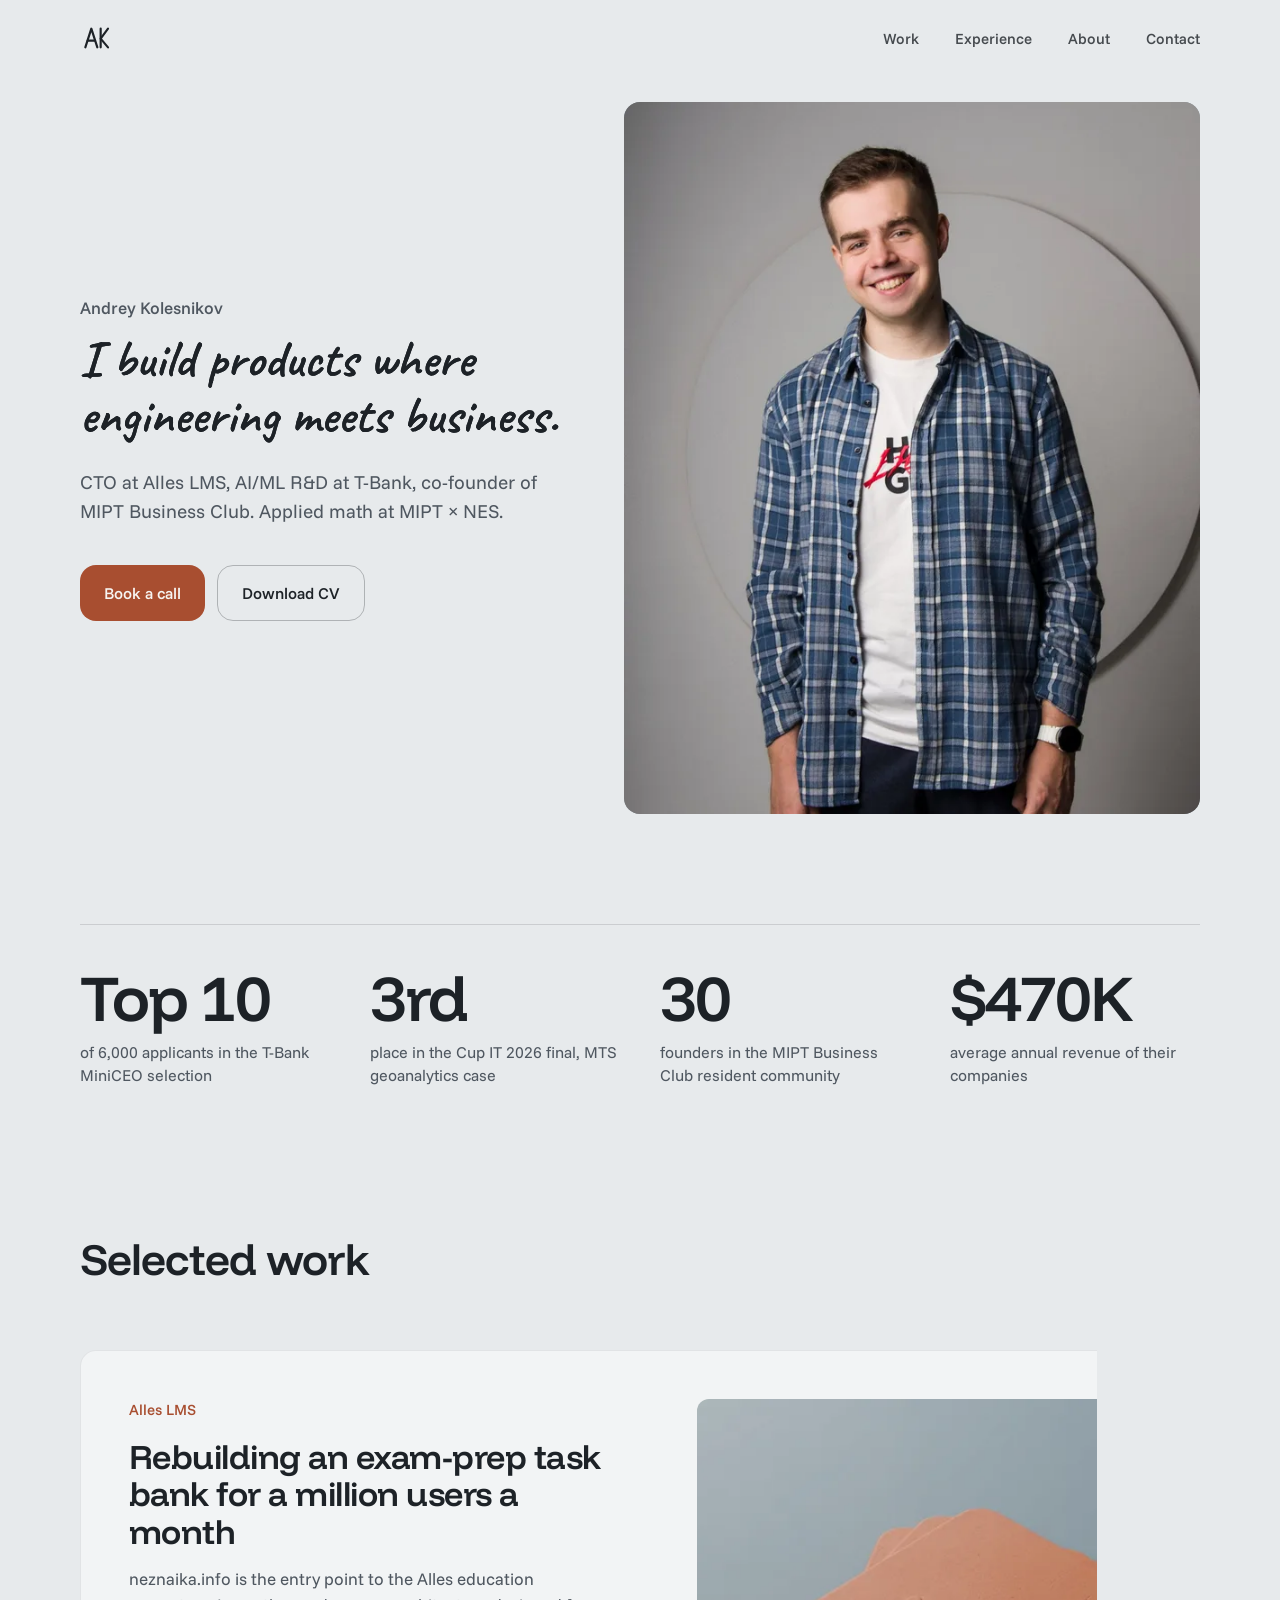
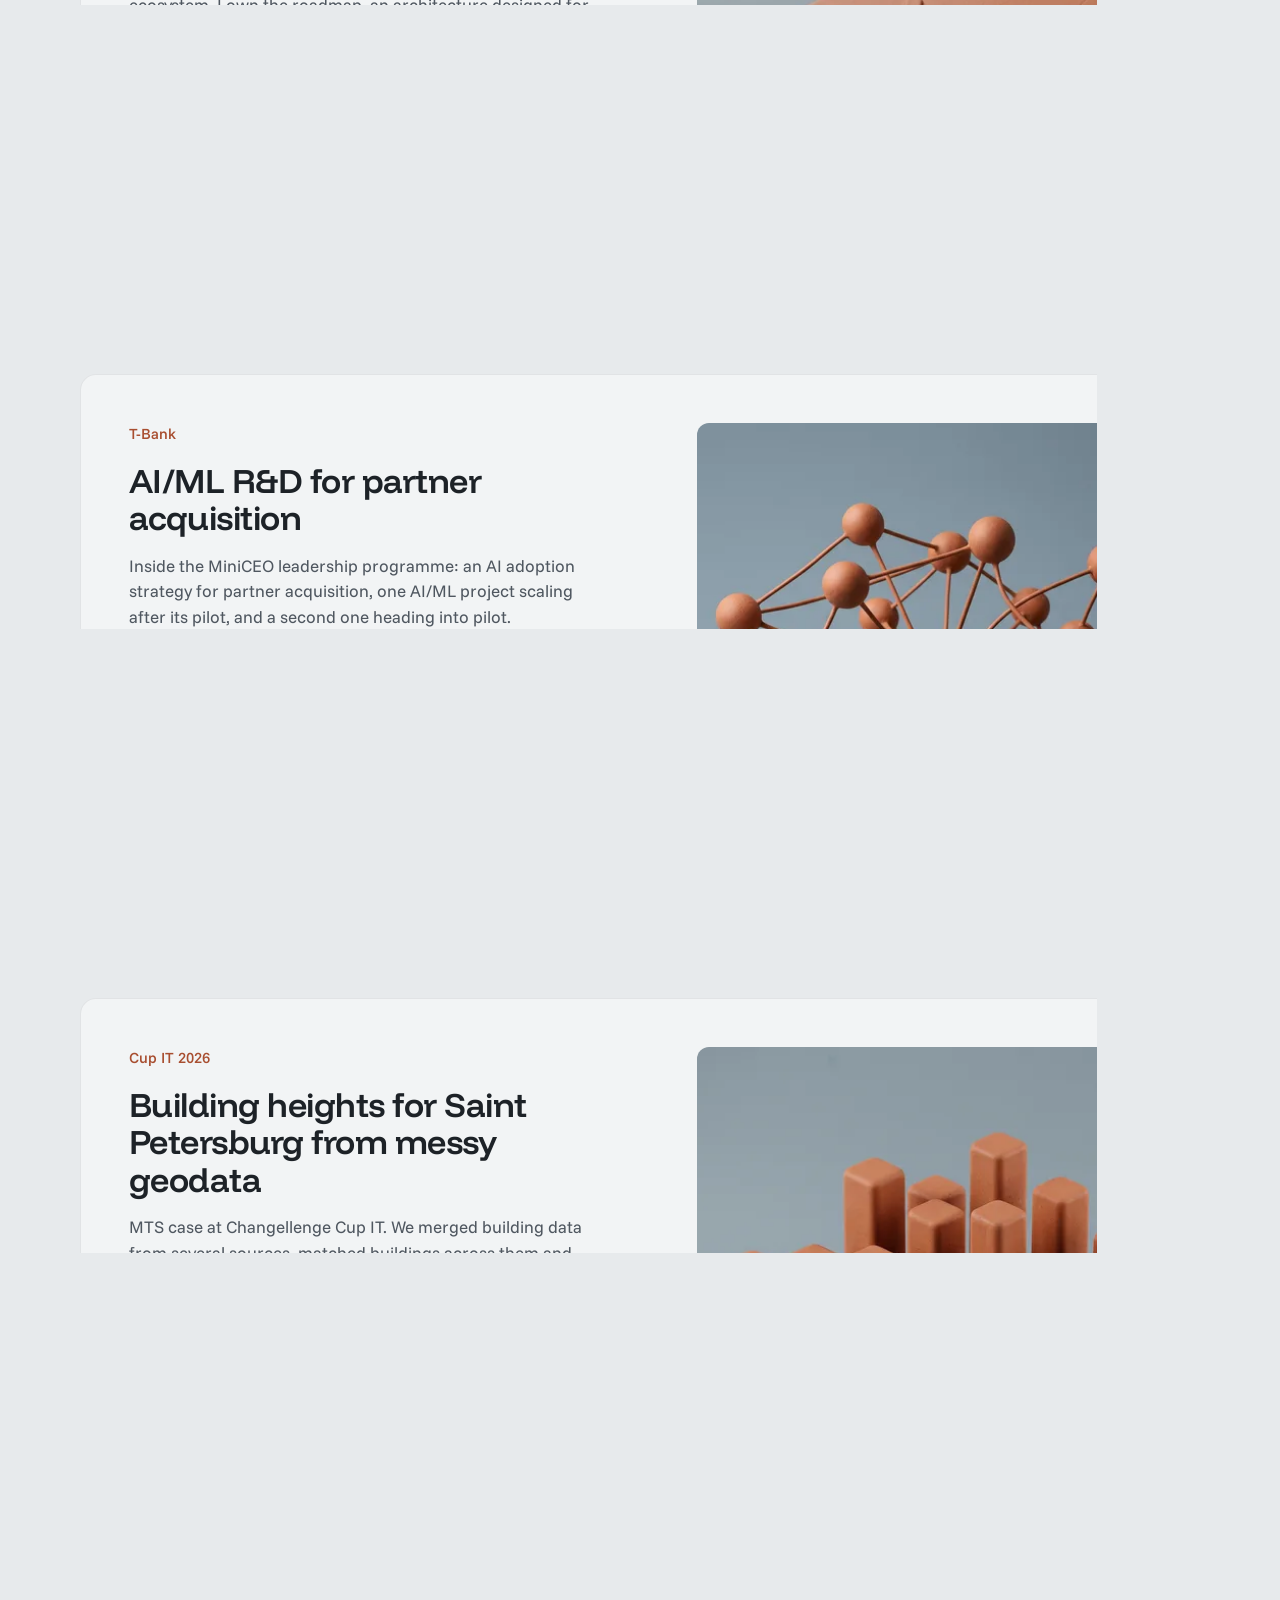
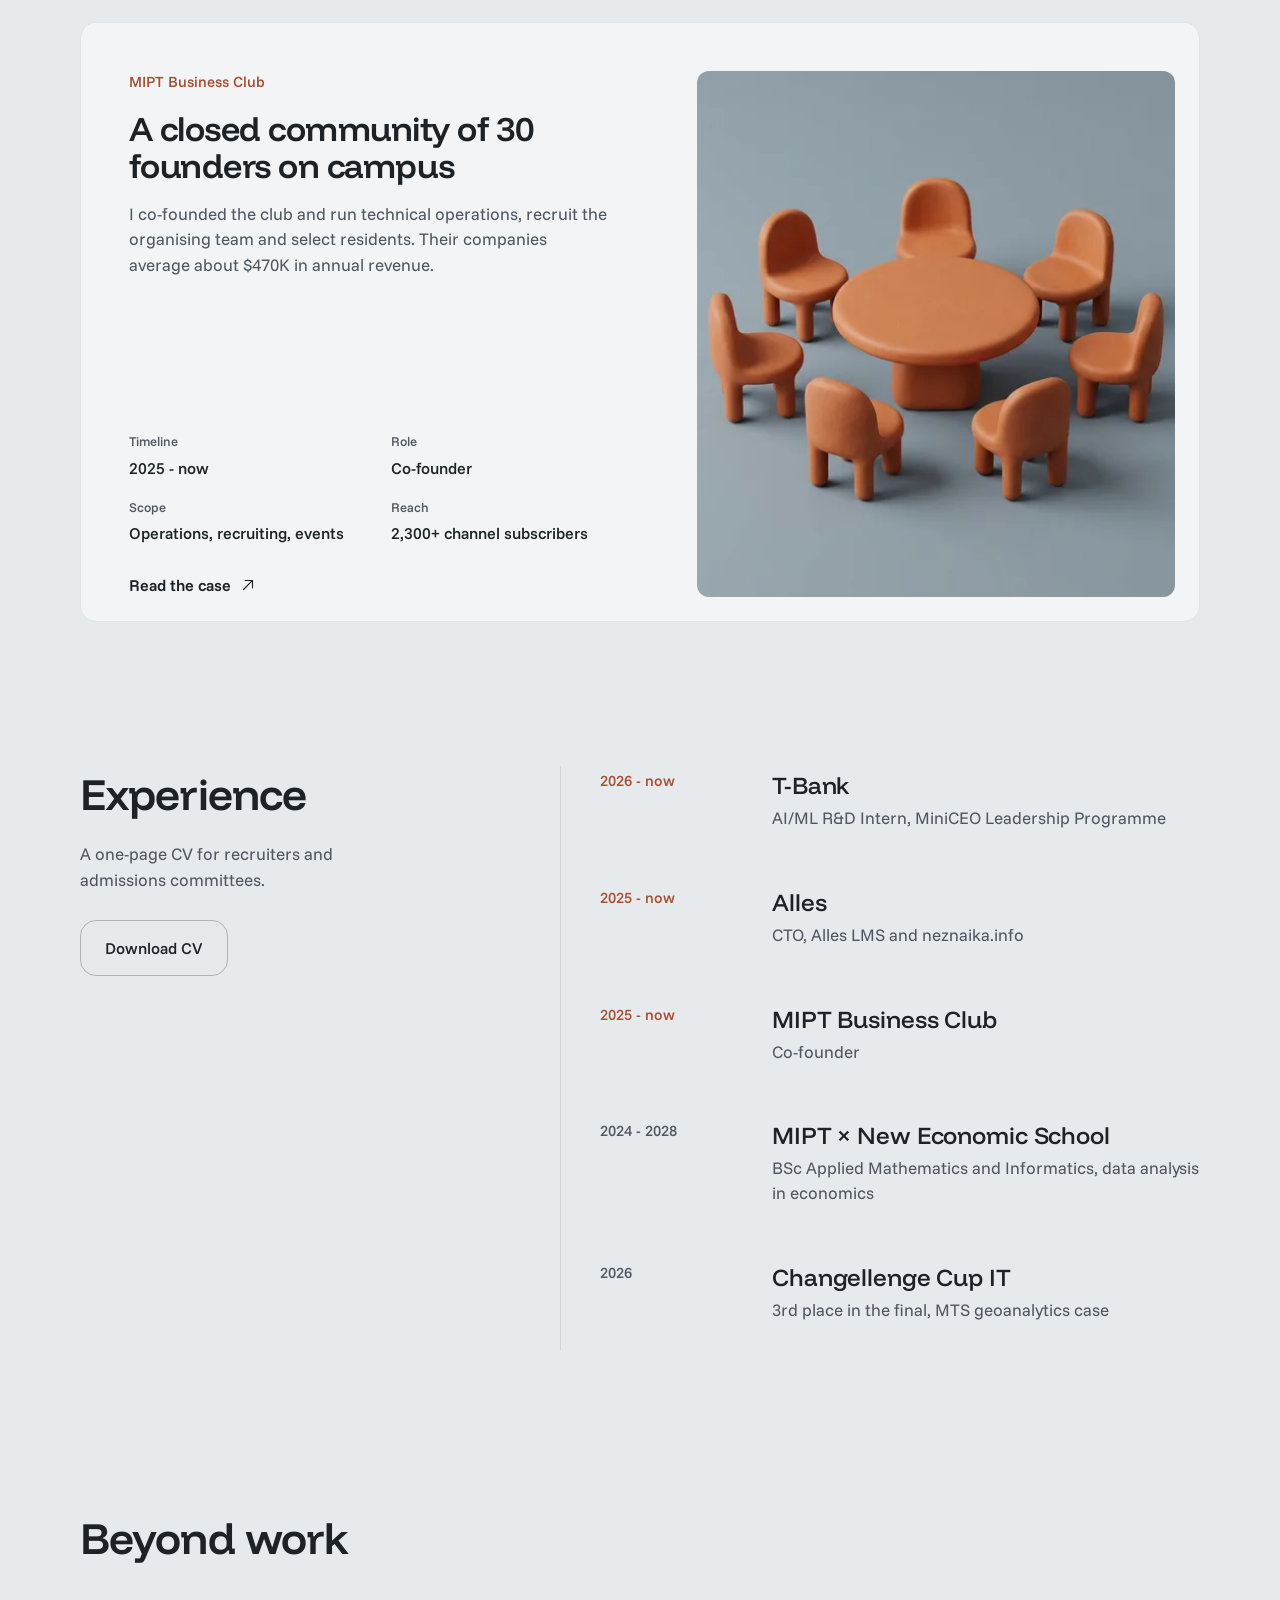
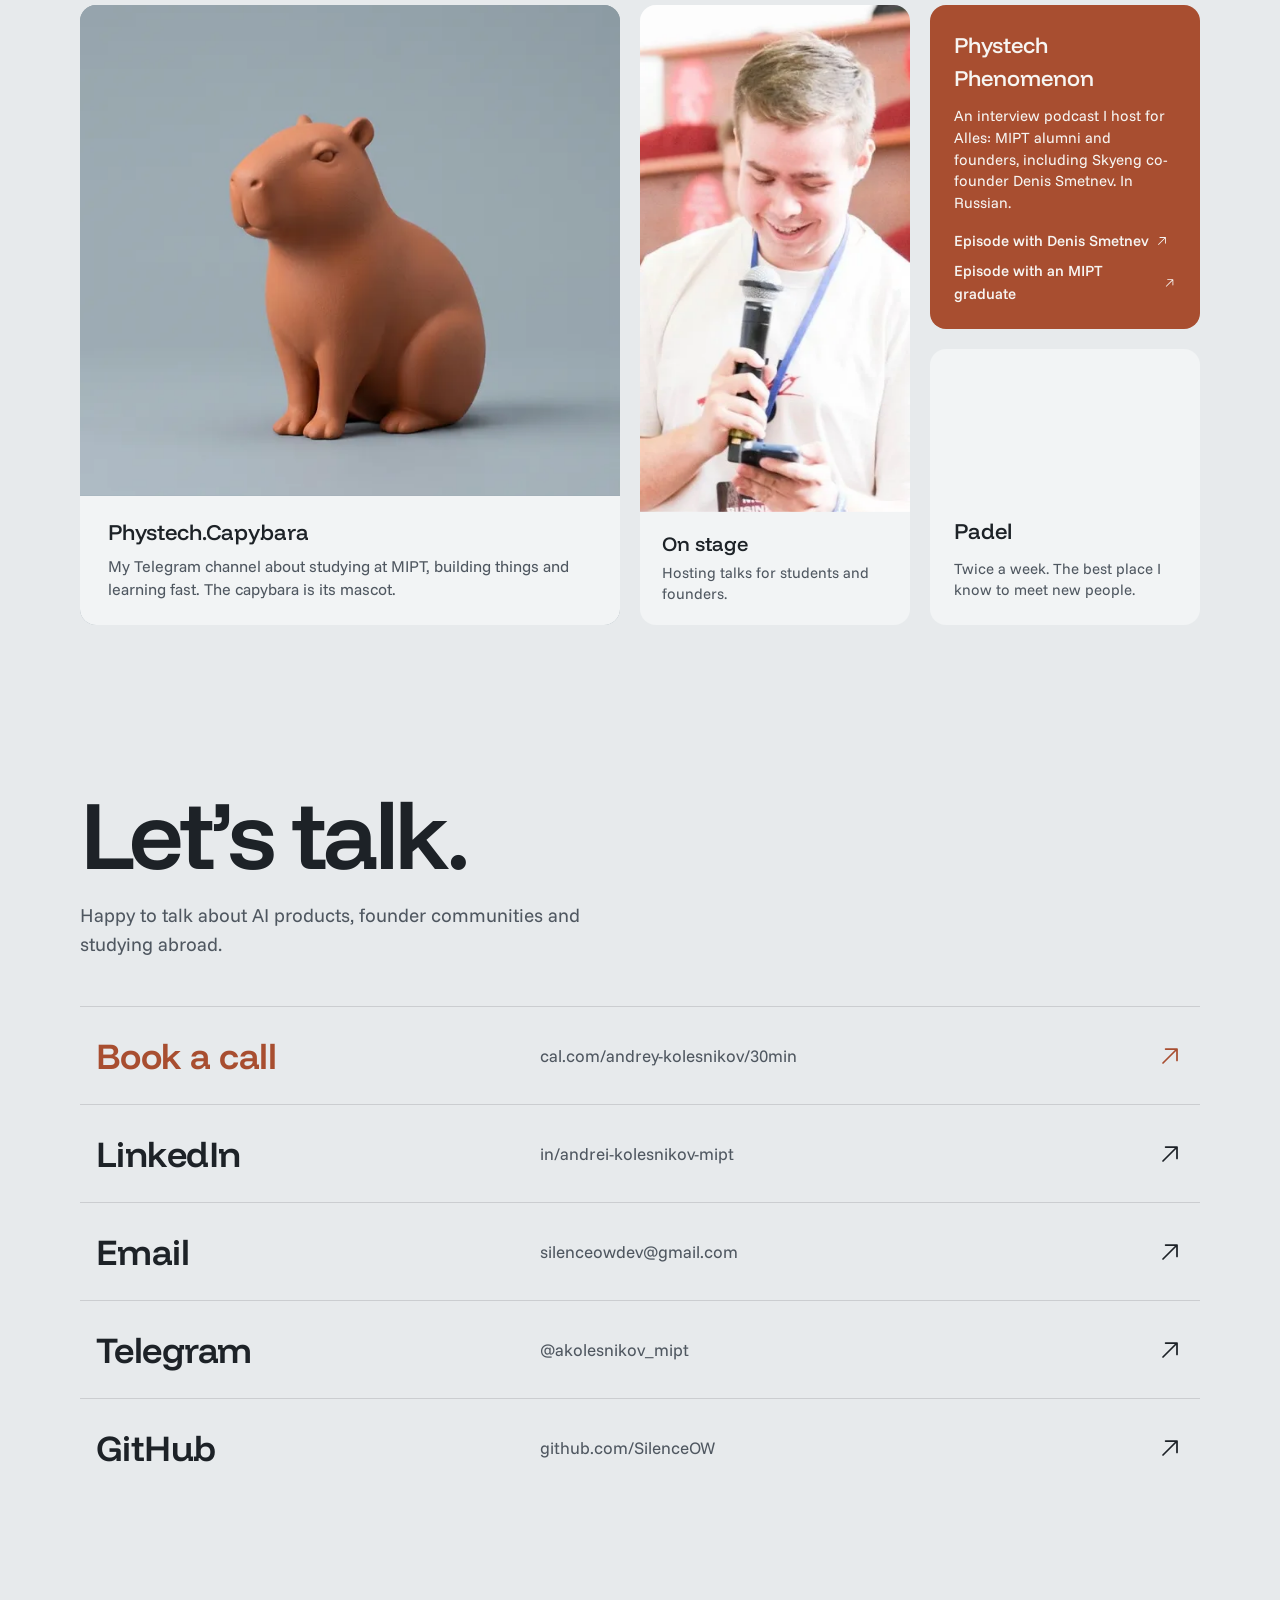
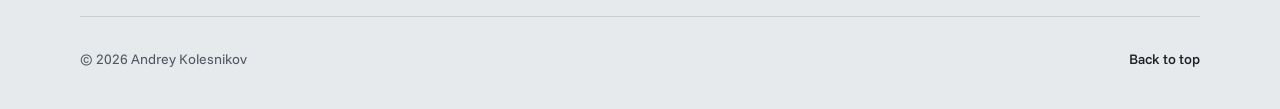
<file: index.html>
<!DOCTYPE html><html lang="en" class="-CZIBa_variable VgNKAq_variable"><head><meta charSet="utf-8"/><meta name="viewport" content="width=device-width, initial-scale=1"/><link rel="preload" href="/_next/static/media/funnel_display_latin_wght_normal-s.p.243r9qgrhotdb.woff2" as="font" crossorigin="" type="font/woff2"/><link rel="preload" href="/_next/static/media/funnel_sans_latin_wght_normal-s.p.0pv3gkf63w5v1.woff2" as="font" crossorigin="" type="font/woff2"/><link rel="preload" as="image" imageSrcSet="/img/hero-portrait-640.webp 640w, /img/hero-portrait-1152.webp 1152w, /img/hero-portrait-1429.webp 1429w" imageSizes="(min-width: 768px) 576px, calc(100vw - 48px)" fetchPriority="high"/><link rel="stylesheet" href="/_next/static/chunks/1-k9t-9r6rq3l.css" data-precedence="next"/><link rel="preload" as="script" fetchPriority="low" href="/_next/static/chunks/1x6obpmlu1_c2.js"/><script src="/_next/static/chunks/2kzd2bib-2ux6.js" async=""></script><script src="/_next/static/chunks/28pq4oxu6pd3y.js" async=""></script><script src="/_next/static/chunks/29r-xunj0ib4x.js" async=""></script><script src="/_next/static/chunks/turbopack-3-ry682tkyiqk.js" async=""></script><script src="/_next/static/chunks/2qneqn9tdkxqv.js" async=""></script><script src="/_next/static/chunks/2n5qeheznvl4u.js" async=""></script><script src="/_next/static/chunks/1ksw_gun3knhd.js" async=""></script><meta name="theme-color" content="#E7EAEC" media="(prefers-color-scheme: light)"/><meta name="theme-color" content="#14181B" media="(prefers-color-scheme: dark)"/><title>Andrey Kolesnikov · Engineering meets business</title><meta name="description" content="CTO at Alles LMS, AI/ML R&amp;D at T-Bank, co-founder of MIPT Business Club. I build products where engineering meets business."/><meta name="robots" content="index, follow"/><link rel="canonical" href="https://andreykolesnikov.github.io/"/><meta property="og:title" content="Andrey Kolesnikov · Engineering meets business"/><meta property="og:description" content="CTO at Alles LMS, AI/ML R&amp;D at T-Bank, co-founder of MIPT Business Club. I build products where engineering meets business."/><meta property="og:url" content="https://andreykolesnikov.github.io/"/><meta property="og:site_name" content="Andrey Kolesnikov"/><meta property="og:image" content="https://andreykolesnikov.github.io/og.png"/><meta property="og:image:width" content="1200"/><meta property="og:image:height" content="630"/><meta property="og:image:alt" content="Andrey Kolesnikov"/><meta property="og:type" content="profile"/><meta property="profile:first_name" content="Andrey"/><meta property="profile:last_name" content="Kolesnikov"/><meta name="twitter:card" content="summary_large_image"/><meta name="twitter:title" content="Andrey Kolesnikov · Engineering meets business"/><meta name="twitter:description" content="CTO at Alles LMS, AI/ML R&amp;D at T-Bank, co-founder of MIPT Business Club. I build products where engineering meets business."/><meta name="twitter:image" content="https://andreykolesnikov.github.io/og.png"/><link rel="icon" href="/icon.svg?icon.2fwg-gw52xx6p.svg" sizes="any" type="image/svg+xml"/><meta name="next-size-adjust" content=""/><script src="/_next/static/chunks/0cz1d0mv5g_q7.js" noModule=""></script></head><body class="bg-bg font-sans text-ink"><div hidden=""><!--$--><!--/$--></div><script type="application/ld+json">{"@context":"https://schema.org","@type":"Person","name":"Andrey Kolesnikov","url":"https://andreykolesnikov.github.io/","image":"https://andreykolesnikov.github.io/img/hero-portrait-640.webp","email":"mailto:silenceowdev@gmail.com","jobTitle":"CTO, Alles LMS","worksFor":[{"@type":"Organization","name":"Alles"},{"@type":"Organization","name":"T-Bank"}],"affiliation":[{"@type":"CollegeOrUniversity","name":"Moscow Institute of Physics and Technology"},{"@type":"CollegeOrUniversity","name":"New Economic School"}],"sameAs":["https://www.linkedin.com/in/andrei-kolesnikov-mipt/","https://github.com/SilenceOW","https://t.me/akolesnikov_mipt"]}</script><a href="#content" class="sr-only focus:not-sr-only focus:fixed focus:left-4 focus:top-4 focus:z-[60] focus:rounded-card focus:bg-ink focus:px-4 focus:py-2 focus:text-bg">Skip to content</a><header id="site-header" class="pointer-events-none fixed inset-x-0 top-0 z-40"><nav aria-label="Primary" data-compact="false" class="pointer-events-auto mx-auto flex h-16 w-full max-w-[1440px] items-center justify-between px-6 md:h-[76px] md:px-20"><a href="#top" class="group text-ink" aria-label="Back to top"><svg viewBox="0 0 48 48" width="32" height="32" fill="none" stroke="currentColor" stroke-width="3.25" stroke-linecap="round" stroke-linejoin="round" role="img" aria-label="Andrey Kolesnikov" class="transition-transform duration-300 group-hover:-rotate-6 motion-reduce:transition-none "><path d="M8,38l9-28l9,28" pathLength="1" stroke-dashoffset="0" stroke-dasharray="0 1" style="opacity:0"></path><path d="M11.5,28h11" pathLength="1" stroke-dashoffset="0" stroke-dasharray="0 1" style="opacity:0"></path><path d="M31,10v28" pathLength="1" stroke-dashoffset="0" stroke-dasharray="0 1" style="opacity:0"></path><path d="M42,10L31,25L42,38" pathLength="1" stroke-dashoffset="0" stroke-dasharray="0 1" style="opacity:0"></path></svg></a><ul class="hidden items-center gap-9 md:flex"><li><a href="#work" class="text-[15px] font-medium text-ink/80 transition-colors hover:text-ink">Work</a></li><li><a href="#experience" class="text-[15px] font-medium text-ink/80 transition-colors hover:text-ink">Experience</a></li><li><a href="#about" class="text-[15px] font-medium text-ink/80 transition-colors hover:text-ink">About</a></li><li><a href="#contact" class="text-[15px] font-medium text-ink/80 transition-colors hover:text-ink">Contact</a></li></ul><button type="button" class="grid size-10 place-items-center rounded-card md:hidden" aria-label="Open menu" aria-expanded="false" aria-controls="mobile-menu"><svg xmlns="http://www.w3.org/2000/svg" width="24" height="24" fill="currentColor" viewBox="0 0 256 256"><path d="M224,128a8,8,0,0,1-8,8H40a8,8,0,0,1,0-16H216A8,8,0,0,1,224,128ZM40,72H216a8,8,0,0,0,0-16H40a8,8,0,0,0,0,16ZM216,184H40a8,8,0,0,0,0,16H216a8,8,0,0,0,0-16Z"></path></svg></button></nav></header><main id="content"><section id="top" aria-labelledby="hero-title" class="mx-auto grid min-h-[100dvh] max-w-[1440px] items-center gap-6 px-6 pb-10 pt-[76px] lg:grid-cols-[minmax(0,660fr)_minmax(0,576fr)] lg:gap-16 xl:grid-cols-[minmax(0,1fr)_minmax(0,576px)] md:px-20 md:pb-20 md:pt-24"><div class="order-2 lg:order-1"><div style="opacity:0;transform:translateY(24px)"><p class="text-[15px] font-medium text-muted md:text-[17px]">Andrey Kolesnikov</p></div><h1 id="hero-title" class="mt-3 max-w-[640px] md:mt-5"><span class="sr-only">I build products where engineering meets business.</span><picture><source media="(prefers-reduced-motion: reduce)" srcSet="/brand/headline-static.svg"/><img src="/brand/headline.svg" alt="" width="667" height="144" decoding="async" fetchPriority="low" class="block h-auto w-full"/></picture></h1><div style="opacity:0;transform:translateY(24px)"><p class="mt-4 max-w-[520px] text-base leading-[1.5] text-muted md:mt-6 md:text-[19px]">CTO at Alles LMS, AI/ML R&amp;D at T-Bank, co-founder of MIPT Business Club. Applied math at MIPT × NES.</p></div><div class="mt-6 flex flex-col gap-2.5 min-[360px]:flex-row min-[360px]:*:flex-1 sm:gap-3 sm:*:flex-none md:mt-10" style="opacity:0;transform:translateY(24px)"><a href="https://cal.com/andrey-kolesnikov/30min" target="_blank" rel="noopener noreferrer" class="inline-flex items-center justify-center gap-2 whitespace-nowrap rounded-card px-6 py-[15px] text-base font-medium transition-[background-color,border-color,scale] duration-200 active:scale-[0.98] bg-accent text-on-accent hover:bg-[color-mix(in_oklab,var(--accent)_88%,black)]" style="transform:none">Book a call</a><a href="/andrey-kolesnikov-cv.pdf" download="" class="inline-flex items-center justify-center gap-2 whitespace-nowrap rounded-card px-6 py-[15px] text-base font-medium transition-[background-color,border-color,scale] duration-200 active:scale-[0.98] border border-ink/28 text-ink hover:border-ink/60">Download CV</a></div></div><div class="order-1 lg:order-2"><div style="transform:scale(1.04)"><div class="aspect-[342/360] max-h-[40dvh] w-full lg:aspect-[576/712] lg:max-h-none" style="perspective:1000px"><div class="h-full w-full overflow-hidden rounded-card bg-slate" style="transform:none"><img src="/img/hero-portrait-1152.webp" srcSet="/img/hero-portrait-640.webp 640w, /img/hero-portrait-1152.webp 1152w, /img/hero-portrait-1429.webp 1429w" sizes="(min-width: 768px) 576px, calc(100vw - 48px)" width="1429" height="2000" alt="Andrey Kolesnikov smiling, wearing a blue plaid shirt over a white T-shirt, against a grey studio backdrop" fetchPriority="high" decoding="async" class="h-full w-full object-cover object-[50%_8%]"/></div></div></div></div></section><section aria-label="Highlights" class="mx-auto max-w-[1440px] px-6 pb-28 pt-6 md:px-20 md:pb-36"><div class="h-px w-full bg-ink/14"></div><dl class="mt-10 grid grid-cols-2 gap-x-6 gap-y-10 md:gap-10 xl:grid-cols-4"><div class="flex flex-col-reverse gap-3"><dt class="max-w-[260px] text-[15px] leading-[1.45] text-muted md:text-base">of 6,000 applicants in the T-Bank MiniCEO selection</dt><dd class="font-display text-[44px] font-semibold leading-none tracking-[-0.03em] md:text-[64px]"><span class="sr-only">Top 10</span><span aria-hidden="true">Top 10</span></dd></div><div class="flex flex-col-reverse gap-3"><dt class="max-w-[260px] text-[15px] leading-[1.45] text-muted md:text-base">place in the Cup IT 2026 final, MTS geoanalytics case</dt><dd class="font-display text-[44px] font-semibold leading-none tracking-[-0.03em] md:text-[64px]"><span class="sr-only">3rd</span><span aria-hidden="true">3rd</span></dd></div><div class="flex flex-col-reverse gap-3"><dt class="max-w-[260px] text-[15px] leading-[1.45] text-muted md:text-base">founders in the MIPT Business Club resident community</dt><dd class="font-display text-[44px] font-semibold leading-none tracking-[-0.03em] md:text-[64px]"><span class="sr-only">30</span><span aria-hidden="true">30</span></dd></div><div class="flex flex-col-reverse gap-3"><dt class="max-w-[260px] text-[15px] leading-[1.45] text-muted md:text-base">average annual revenue of their companies</dt><dd class="font-display text-[44px] font-semibold leading-none tracking-[-0.03em] md:text-[64px]"><span class="sr-only">$470K</span><span aria-hidden="true">$470K</span></dd></div></dl></section><section id="work" aria-labelledby="work-title" class="mx-auto max-w-[1440px] px-6 pb-28 md:px-20 md:pb-36"><h2 id="work-title" class="font-display text-[32px] font-semibold leading-[1.25] tracking-[-0.02em] md:text-[44px]">Selected work</h2><div class="mt-16"><div class="relative flex flex-col gap-6"><div class="has-[:focus-visible]:z-10 lg:motion-safe:sticky" style="top:calc(96px + 0px)"><article class="group relative grid origin-top overflow-hidden rounded-card border border-ink/8 bg-surface lg:h-[600px] lg:grid-cols-[minmax(0,520px)_minmax(320px,1fr)] lg:gap-12 lg:pb-6 lg:pl-12 lg:pr-6 lg:pt-12" style="transform:none"><div class="flex flex-col justify-between gap-8 p-6 lg:p-0"><div class="flex flex-col gap-4"><p class="text-[15px] font-medium text-accent">Alles LMS</p><h3 class="font-display text-[26px] font-semibold leading-[1.1] tracking-[-0.015em] md:max-w-[500px] md:text-[34px]">Rebuilding an exam-prep task bank for a million users a month</h3><p class="max-w-[480px] text-[17px] leading-[1.5] text-muted">neznaika.info is the entry point to the Alles education ecosystem. I own the roadmap, an architecture designed for 1M monthly users, and the pipeline that fills the bank with tasks.</p></div><div class="flex flex-col gap-7"><dl class="grid grid-cols-2 gap-x-6 gap-y-[18px] md:max-w-[500px]"><div class="flex flex-col gap-1"><dt class="text-[13px] font-medium text-muted">Timeline</dt><dd class="text-base font-medium">2025 - now</dd></div><div class="flex flex-col gap-1"><dt class="text-[13px] font-medium text-muted">Role</dt><dd class="text-base font-medium">CTO</dd></div><div class="flex flex-col gap-1"><dt class="text-[13px] font-medium text-muted">Scope</dt><dd class="text-base font-medium">Product strategy, architecture, delivery</dd></div><div class="flex flex-col gap-1"><dt class="text-[13px] font-medium text-muted">Team</dt><dd class="text-base font-medium">4 engineers, 1 designer</dd></div></dl><button type="button" aria-haspopup="dialog" class="inline-flex w-fit items-center gap-2 text-base font-semibold after:absolute after:inset-0 after:z-10 after:content-[&#x27;&#x27;]">Read the case<span class="sr-only">: <!-- -->Alles LMS</span><svg xmlns="http://www.w3.org/2000/svg" width="18" height="18" fill="currentColor" viewBox="0 0 256 256" aria-hidden="true" class="transition-transform duration-300 group-hover:-translate-y-[3px] group-hover:translate-x-[3px] motion-reduce:transition-none"><path d="M200,64V168a8,8,0,0,1-16,0V83.31L69.66,197.66a8,8,0,0,1-11.32-11.32L172.69,72H88a8,8,0,0,1,0-16H192A8,8,0,0,1,200,64Z"></path></svg></button></div></div><div class="relative m-2 aspect-[1152/928] overflow-hidden rounded-media bg-slate lg:m-0 lg:aspect-auto"><img src="/img/case-alles-1152.webp" srcSet="/img/case-alles-640.webp 640w, /img/case-alles-1152.webp 1152w" sizes="(min-width: 1024px) 640px, 100vw" width="1152" height="928" alt="Clay sculpture of a fanned stack of exam cards with a check mark on top" loading="lazy" decoding="async" class="h-full w-full object-cover transition-transform duration-500 ease-out-expo group-hover:-rotate-[1.5deg] group-hover:scale-[1.04] motion-reduce:transition-none"/></div><span aria-hidden="true" class="pointer-events-none absolute inset-0 bg-ink group-has-[:focus-visible]:!opacity-0" style="opacity:0"></span></article></div><div class="has-[:focus-visible]:z-10 lg:motion-safe:sticky" style="top:calc(96px + 16px)"><article class="group relative grid origin-top overflow-hidden rounded-card border border-ink/8 bg-surface lg:h-[600px] lg:grid-cols-[minmax(0,520px)_minmax(320px,1fr)] lg:gap-12 lg:pb-6 lg:pl-12 lg:pr-6 lg:pt-12" style="transform:none"><div class="flex flex-col justify-between gap-8 p-6 lg:p-0"><div class="flex flex-col gap-4"><p class="text-[15px] font-medium text-accent">T-Bank</p><h3 class="font-display text-[26px] font-semibold leading-[1.1] tracking-[-0.015em] md:max-w-[500px] md:text-[34px]">AI/ML R&amp;D for partner acquisition</h3><p class="max-w-[480px] text-[17px] leading-[1.5] text-muted">Inside the MiniCEO leadership programme: an AI adoption strategy for partner acquisition, one AI/ML project scaling after its pilot, and a second one heading into pilot.</p></div><div class="flex flex-col gap-7"><dl class="grid grid-cols-2 gap-x-6 gap-y-[18px] md:max-w-[500px]"><div class="flex flex-col gap-1"><dt class="text-[13px] font-medium text-muted">Timeline</dt><dd class="text-base font-medium">2026 - now</dd></div><div class="flex flex-col gap-1"><dt class="text-[13px] font-medium text-muted">Role</dt><dd class="text-base font-medium">AI/ML R&amp;D Intern</dd></div><div class="flex flex-col gap-1"><dt class="text-[13px] font-medium text-muted">Scope</dt><dd class="text-base font-medium">Strategy, discovery, pilots</dd></div><div class="flex flex-col gap-1"><dt class="text-[13px] font-medium text-muted">Programme</dt><dd class="text-base font-medium">MiniCEO, top 10 of 6,000</dd></div></dl><button type="button" aria-haspopup="dialog" class="inline-flex w-fit items-center gap-2 text-base font-semibold after:absolute after:inset-0 after:z-10 after:content-[&#x27;&#x27;]">Read the case<span class="sr-only">: <!-- -->T-Bank</span><svg xmlns="http://www.w3.org/2000/svg" width="18" height="18" fill="currentColor" viewBox="0 0 256 256" aria-hidden="true" class="transition-transform duration-300 group-hover:-translate-y-[3px] group-hover:translate-x-[3px] motion-reduce:transition-none"><path d="M200,64V168a8,8,0,0,1-16,0V83.31L69.66,197.66a8,8,0,0,1-11.32-11.32L172.69,72H88a8,8,0,0,1,0-16H192A8,8,0,0,1,200,64Z"></path></svg></button></div></div><div class="relative m-2 aspect-[1152/928] overflow-hidden rounded-media bg-slate lg:m-0 lg:aspect-auto"><img src="/img/case-tbank-1152.webp" srcSet="/img/case-tbank-640.webp 640w, /img/case-tbank-1152.webp 1152w" sizes="(min-width: 1024px) 640px, 100vw" width="1152" height="928" alt="Clay sculpture of small spheres connected by rods, converging into one larger core" loading="lazy" decoding="async" class="h-full w-full object-cover transition-transform duration-500 ease-out-expo group-hover:-rotate-[1.5deg] group-hover:scale-[1.04] motion-reduce:transition-none"/></div><span aria-hidden="true" class="pointer-events-none absolute inset-0 bg-ink group-has-[:focus-visible]:!opacity-0" style="opacity:0"></span></article></div><div class="has-[:focus-visible]:z-10 lg:motion-safe:sticky" style="top:calc(96px + 32px)"><article class="group relative grid origin-top overflow-hidden rounded-card border border-ink/8 bg-surface lg:h-[600px] lg:grid-cols-[minmax(0,520px)_minmax(320px,1fr)] lg:gap-12 lg:pb-6 lg:pl-12 lg:pr-6 lg:pt-12" style="transform:none"><div class="flex flex-col justify-between gap-8 p-6 lg:p-0"><div class="flex flex-col gap-4"><p class="text-[15px] font-medium text-accent">Cup IT 2026</p><h3 class="font-display text-[26px] font-semibold leading-[1.1] tracking-[-0.015em] md:max-w-[500px] md:text-[34px]">Building heights for Saint Petersburg from messy geodata</h3><p class="max-w-[480px] text-[17px] leading-[1.5] text-muted">MTS case at Changellenge Cup IT. We merged building data from several sources, matched buildings across them and predicted missing heights into one validated city dataset.</p></div><div class="flex flex-col gap-7"><dl class="grid grid-cols-2 gap-x-6 gap-y-[18px] md:max-w-[500px]"><div class="flex flex-col gap-1"><dt class="text-[13px] font-medium text-muted">Timeline</dt><dd class="text-base font-medium">2026</dd></div><div class="flex flex-col gap-1"><dt class="text-[13px] font-medium text-muted">Role</dt><dd class="text-base font-medium">Data Scientist / ML Engineer</dd></div><div class="flex flex-col gap-1"><dt class="text-[13px] font-medium text-muted">Stack</dt><dd class="text-base font-medium">Python, geodata, XGBoost</dd></div><div class="flex flex-col gap-1"><dt class="text-[13px] font-medium text-muted">Result</dt><dd class="text-base font-medium">3rd place in the final</dd></div></dl><button type="button" aria-haspopup="dialog" class="inline-flex w-fit items-center gap-2 text-base font-semibold after:absolute after:inset-0 after:z-10 after:content-[&#x27;&#x27;]">Read the case<span class="sr-only">: <!-- -->Cup IT 2026</span><svg xmlns="http://www.w3.org/2000/svg" width="18" height="18" fill="currentColor" viewBox="0 0 256 256" aria-hidden="true" class="transition-transform duration-300 group-hover:-translate-y-[3px] group-hover:translate-x-[3px] motion-reduce:transition-none"><path d="M200,64V168a8,8,0,0,1-16,0V83.31L69.66,197.66a8,8,0,0,1-11.32-11.32L172.69,72H88a8,8,0,0,1,0-16H192A8,8,0,0,1,200,64Z"></path></svg></button></div></div><div class="relative m-2 aspect-[1152/928] overflow-hidden rounded-media bg-slate lg:m-0 lg:aspect-auto"><img src="/img/case-cupit-1152.webp" srcSet="/img/case-cupit-640.webp 640w, /img/case-cupit-1152.webp 1152w" sizes="(min-width: 1024px) 640px, 100vw" width="1152" height="928" alt="Clay architectural model of a city block with buildings of different heights" loading="lazy" decoding="async" class="h-full w-full object-cover transition-transform duration-500 ease-out-expo group-hover:-rotate-[1.5deg] group-hover:scale-[1.04] motion-reduce:transition-none"/></div><span aria-hidden="true" class="pointer-events-none absolute inset-0 bg-ink group-has-[:focus-visible]:!opacity-0" style="opacity:0"></span></article></div><div class="has-[:focus-visible]:z-10 lg:motion-safe:sticky" style="top:calc(96px + 48px)"><article class="group relative grid origin-top overflow-hidden rounded-card border border-ink/8 bg-surface lg:h-[600px] lg:grid-cols-[minmax(0,520px)_minmax(320px,1fr)] lg:gap-12 lg:pb-6 lg:pl-12 lg:pr-6 lg:pt-12" style="transform:none"><div class="flex flex-col justify-between gap-8 p-6 lg:p-0"><div class="flex flex-col gap-4"><p class="text-[15px] font-medium text-accent">MIPT Business Club</p><h3 class="font-display text-[26px] font-semibold leading-[1.1] tracking-[-0.015em] md:max-w-[500px] md:text-[34px]">A closed community of 30 founders on campus</h3><p class="max-w-[480px] text-[17px] leading-[1.5] text-muted">I co-founded the club and run technical operations, recruit the organising team and select residents. Their companies average about $470K in annual revenue.</p></div><div class="flex flex-col gap-7"><dl class="grid grid-cols-2 gap-x-6 gap-y-[18px] md:max-w-[500px]"><div class="flex flex-col gap-1"><dt class="text-[13px] font-medium text-muted">Timeline</dt><dd class="text-base font-medium">2025 - now</dd></div><div class="flex flex-col gap-1"><dt class="text-[13px] font-medium text-muted">Role</dt><dd class="text-base font-medium">Co-founder</dd></div><div class="flex flex-col gap-1"><dt class="text-[13px] font-medium text-muted">Scope</dt><dd class="text-base font-medium">Operations, recruiting, events</dd></div><div class="flex flex-col gap-1"><dt class="text-[13px] font-medium text-muted">Reach</dt><dd class="text-base font-medium">2,300+ channel subscribers</dd></div></dl><button type="button" aria-haspopup="dialog" class="inline-flex w-fit items-center gap-2 text-base font-semibold after:absolute after:inset-0 after:z-10 after:content-[&#x27;&#x27;]">Read the case<span class="sr-only">: <!-- -->MIPT Business Club</span><svg xmlns="http://www.w3.org/2000/svg" width="18" height="18" fill="currentColor" viewBox="0 0 256 256" aria-hidden="true" class="transition-transform duration-300 group-hover:-translate-y-[3px] group-hover:translate-x-[3px] motion-reduce:transition-none"><path d="M200,64V168a8,8,0,0,1-16,0V83.31L69.66,197.66a8,8,0,0,1-11.32-11.32L172.69,72H88a8,8,0,0,1,0-16H192A8,8,0,0,1,200,64Z"></path></svg></button></div></div><div class="relative m-2 aspect-[1152/928] overflow-hidden rounded-media bg-slate lg:m-0 lg:aspect-auto"><img src="/img/case-club-1152.webp" srcSet="/img/case-club-640.webp 640w, /img/case-club-1152.webp 1152w" sizes="(min-width: 1024px) 640px, 100vw" width="1152" height="928" alt="Clay miniature of a round table surrounded by six chairs" loading="lazy" decoding="async" class="h-full w-full object-cover transition-transform duration-500 ease-out-expo group-hover:-rotate-[1.5deg] group-hover:scale-[1.04] motion-reduce:transition-none"/></div><span aria-hidden="true" class="pointer-events-none absolute inset-0 bg-ink group-has-[:focus-visible]:!opacity-0" style="opacity:0"></span></article></div></div></div></section><section id="experience" aria-labelledby="experience-title" class="mx-auto grid max-w-[1440px] gap-12 px-6 pb-28 md:px-20 md:pb-40 lg:grid-cols-[300px_minmax(0,1fr)] lg:gap-12 xl:grid-cols-[400px_minmax(0,1fr)] xl:gap-20"><div class="flex flex-col items-start gap-5 lg:sticky lg:top-28 lg:self-start"><h2 id="experience-title" class="font-display text-[32px] font-semibold leading-[1.25] tracking-[-0.02em] md:text-[44px]">Experience</h2><p class="max-w-[340px] text-[17px] leading-[1.5] text-muted">A one-page CV for recruiters and admissions committees.</p><a href="/andrey-kolesnikov-cv.pdf" download="" class="inline-flex items-center justify-center gap-2 whitespace-nowrap rounded-card px-6 py-[15px] text-base font-medium transition-[background-color,border-color,scale] duration-200 active:scale-[0.98] border border-ink/28 text-ink hover:border-ink/60 mt-2">Download CV</a></div><ol class="relative pl-8 md:pl-10"><span aria-hidden="true" class="absolute left-0 top-0 h-full w-px bg-ink/10"></span><span aria-hidden="true" class="absolute left-0 top-0 h-full w-px origin-top bg-accent" style="transform:scaleY(0)"></span><li class="grid gap-2 py-7 first-of-type:pt-1 md:grid-cols-[140px_minmax(0,1fr)] md:gap-8" style="opacity:0;transform:translateY(24px)"><p data-current="true" class="text-[15px] font-medium text-accent">2026 - now</p><div><p class="font-display text-2xl font-medium leading-[1.25] tracking-[-0.005em]">T-Bank</p><p class="mt-1.5 max-w-[560px] text-[17px] leading-[1.45] text-muted">AI/ML R&amp;D Intern, MiniCEO Leadership Programme</p></div></li><li class="grid gap-2 py-7 first-of-type:pt-1 md:grid-cols-[140px_minmax(0,1fr)] md:gap-8" style="opacity:0;transform:translateY(24px)"><p data-current="true" class="text-[15px] font-medium text-accent">2025 - now</p><div><p class="font-display text-2xl font-medium leading-[1.25] tracking-[-0.005em]">Alles</p><p class="mt-1.5 max-w-[560px] text-[17px] leading-[1.45] text-muted">CTO, Alles LMS and neznaika.info</p></div></li><li class="grid gap-2 py-7 first-of-type:pt-1 md:grid-cols-[140px_minmax(0,1fr)] md:gap-8" style="opacity:0;transform:translateY(24px)"><p data-current="true" class="text-[15px] font-medium text-accent">2025 - now</p><div><p class="font-display text-2xl font-medium leading-[1.25] tracking-[-0.005em]">MIPT Business Club</p><p class="mt-1.5 max-w-[560px] text-[17px] leading-[1.45] text-muted">Co-founder</p></div></li><li class="grid gap-2 py-7 first-of-type:pt-1 md:grid-cols-[140px_minmax(0,1fr)] md:gap-8" style="opacity:0;transform:translateY(24px)"><p data-current="false" class="text-[15px] font-medium text-muted">2024 - 2028</p><div><p class="font-display text-2xl font-medium leading-[1.25] tracking-[-0.005em]">MIPT × New Economic School</p><p class="mt-1.5 max-w-[560px] text-[17px] leading-[1.45] text-muted">BSc Applied Mathematics and Informatics, data analysis in economics</p></div></li><li class="grid gap-2 py-7 first-of-type:pt-1 md:grid-cols-[140px_minmax(0,1fr)] md:gap-8" style="opacity:0;transform:translateY(24px)"><p data-current="false" class="text-[15px] font-medium text-muted">2026</p><div><p class="font-display text-2xl font-medium leading-[1.25] tracking-[-0.005em]">Changellenge Cup IT</p><p class="mt-1.5 max-w-[560px] text-[17px] leading-[1.45] text-muted">3rd place in the final, MTS geoanalytics case</p></div></li></ol></section><section id="about" aria-labelledby="about-title" class="mx-auto max-w-[1440px] px-6 pb-28 md:px-20 md:pb-40"><h2 id="about-title" class="font-display text-[32px] font-semibold leading-[1.25] tracking-[-0.02em] md:text-[44px]">Beyond work</h2><div class="mt-10 grid gap-5 md:grid-cols-2 lg:h-[620px] lg:grid-cols-[620fr_310fr_310fr]"><article class="flex flex-col overflow-hidden rounded-card bg-slate md:col-span-2 lg:col-span-1 transition-transform duration-300 ease-out-expo hover:-translate-y-1 motion-reduce:transition-none motion-reduce:hover:translate-y-0"><div class="relative aspect-[620/480] lg:aspect-auto lg:flex-1"><img src="/img/capybara-928.webp" srcSet="/img/capybara-620.webp 620w, /img/capybara-928.webp 928w" sizes="(min-width: 768px) 620px, 100vw" width="928" height="1152" alt="Terracotta clay figurine of a capybara" loading="lazy" decoding="async" class="absolute inset-0 h-full w-full object-cover"/></div><div class="bg-surface px-7 pb-6 pt-5"><h3 class="font-display text-[22px] font-medium"><a href="https://t.me/miptcapybara" target="_blank" rel="noopener noreferrer" class="underline-offset-4 hover:underline">Phystech.Capybara</a></h3><p class="mt-1.5 max-w-[560px] text-base leading-[1.45] text-muted">My Telegram channel about studying at MIPT, building things and learning fast. The capybara is its mascot.</p></div></article><article class="flex flex-col overflow-hidden rounded-card bg-surface transition-transform duration-300 ease-out-expo hover:-translate-y-1 motion-reduce:transition-none motion-reduce:hover:translate-y-0"><div class="relative aspect-[310/440] lg:aspect-auto lg:flex-1"><img src="/img/stage-mic-331.webp" width="331" height="640" alt="Andrey speaking into a microphone at a student business forum" loading="lazy" decoding="async" class="absolute inset-0 h-full w-full object-cover object-top"/></div><div class="px-[22px] pb-5 pt-[18px]"><h3 class="font-display text-xl font-medium">On stage</h3><p class="mt-1 text-[15px] leading-[1.45] text-muted">Hosting talks for students and founders.</p></div></article><div class="flex flex-col gap-5"><article class="flex flex-1 flex-col justify-end gap-2.5 rounded-card bg-accent p-6 text-on-accent transition-transform duration-300 ease-out-expo hover:-translate-y-1 motion-reduce:transition-none motion-reduce:hover:translate-y-0"><h3 class="font-display text-[22px] font-medium">Phystech Phenomenon</h3><p class="text-[15px] leading-[1.45]">An interview podcast I host for Alles: MIPT alumni and founders, including Skyeng co-founder Denis Smetnev. In Russian.</p><ul class="mt-1 flex flex-col gap-1.5"><li><a href="https://www.youtube.com/watch?v=eIbD4JO4Bas" target="_blank" rel="noopener noreferrer" class="inline-flex items-center gap-1.5 text-[15px] font-medium underline-offset-4 hover:underline">Episode with Denis Smetnev<svg xmlns="http://www.w3.org/2000/svg" width="14" height="14" fill="currentColor" viewBox="0 0 256 256" aria-hidden="true"><path d="M200,64V168a8,8,0,0,1-16,0V83.31L69.66,197.66a8,8,0,0,1-11.32-11.32L172.69,72H88a8,8,0,0,1,0-16H192A8,8,0,0,1,200,64Z"></path></svg></a></li><li><a href="https://www.youtube.com/watch?v=E7RQ3BBuodw" target="_blank" rel="noopener noreferrer" class="inline-flex items-center gap-1.5 text-[15px] font-medium underline-offset-4 hover:underline">Episode with an MIPT graduate<svg xmlns="http://www.w3.org/2000/svg" width="14" height="14" fill="currentColor" viewBox="0 0 256 256" aria-hidden="true"><path d="M200,64V168a8,8,0,0,1-16,0V83.31L69.66,197.66a8,8,0,0,1-11.32-11.32L172.69,72H88a8,8,0,0,1,0-16H192A8,8,0,0,1,200,64Z"></path></svg></a></li></ul></article><article class="flex flex-1 flex-col justify-end gap-2.5 rounded-card bg-surface p-6 transition-transform duration-300 ease-out-expo hover:-translate-y-1 motion-reduce:transition-none motion-reduce:hover:translate-y-0"><h3 class="font-display text-[22px] font-medium">Padel</h3><p class="text-[15px] leading-[1.45] text-muted">Twice a week. The best place I know to meet new people.</p></article></div></div></section><section id="contact" aria-labelledby="contact-title" class="mx-auto max-w-[1440px] px-6 pb-24 md:px-20 md:pb-[120px]"><h2 id="contact-title" class="font-display text-[56px] font-semibold leading-none tracking-[-0.04em] md:text-[96px]">Let’s talk.</h2><p class="mt-5 max-w-[560px] text-base leading-[1.5] text-muted md:text-[19px]">Happy to talk about AI products, founder communities and studying abroad.</p><ul class="mt-12"><li class="border-t border-ink/14"><div data-active="false" class="group relative overflow-hidden "><span aria-hidden="true" class="pointer-events-none absolute inset-0 bg-ink" style="transform:translateX(-101%)"></span><div class="relative"><a href="https://cal.com/andrey-kolesnikov/30min" target="_blank" rel="noopener noreferrer" class="relative grid w-full items-center gap-1 py-6 pr-10 text-left md:py-[26px] lg:grid-cols-[420px_1fr_auto] lg:gap-6 lg:px-4"><span class="font-display text-[28px] font-semibold tracking-[-0.015em] md:text-4xl md:leading-[1.25] text-accent transition-colors duration-300 group-data-[active=true]:text-bg motion-reduce:transition-none">Book a call</span><span class="text-base text-muted transition-colors duration-300 group-data-[active=true]:text-bg motion-reduce:transition-none md:text-[17px]">cal.com/andrey-kolesnikov/30min</span><svg xmlns="http://www.w3.org/2000/svg" width="28" height="28" fill="currentColor" viewBox="0 0 256 256" aria-hidden="true" class="absolute right-0 top-1/2 -translate-y-1/2 lg:static lg:translate-y-0 text-accent transition-colors duration-300 group-data-[active=true]:text-bg motion-reduce:transition-none"><path d="M200,64V168a8,8,0,0,1-16,0V83.31L69.66,197.66a8,8,0,0,1-11.32-11.32L172.69,72H88a8,8,0,0,1,0-16H192A8,8,0,0,1,200,64Z"></path></svg></a></div></div></li><li class="border-t border-ink/14"><div data-active="false" class="group relative overflow-hidden "><span aria-hidden="true" class="pointer-events-none absolute inset-0 bg-ink" style="transform:translateX(-101%)"></span><div class="relative"><a href="https://www.linkedin.com/in/andrei-kolesnikov-mipt/" target="_blank" rel="noopener noreferrer" class="relative grid w-full items-center gap-1 py-6 pr-10 text-left md:py-[26px] lg:grid-cols-[420px_1fr_auto] lg:gap-6 lg:px-4"><span class="font-display text-[28px] font-semibold tracking-[-0.015em] md:text-4xl md:leading-[1.25]  transition-colors duration-300 group-data-[active=true]:text-bg motion-reduce:transition-none">LinkedIn</span><span class="text-base text-muted transition-colors duration-300 group-data-[active=true]:text-bg motion-reduce:transition-none md:text-[17px]">in/andrei-kolesnikov-mipt</span><svg xmlns="http://www.w3.org/2000/svg" width="28" height="28" fill="currentColor" viewBox="0 0 256 256" aria-hidden="true" class="absolute right-0 top-1/2 -translate-y-1/2 lg:static lg:translate-y-0  transition-colors duration-300 group-data-[active=true]:text-bg motion-reduce:transition-none"><path d="M200,64V168a8,8,0,0,1-16,0V83.31L69.66,197.66a8,8,0,0,1-11.32-11.32L172.69,72H88a8,8,0,0,1,0-16H192A8,8,0,0,1,200,64Z"></path></svg></a></div></div></li><li class="border-t border-ink/14"><div data-active="false" class="group relative overflow-hidden "><span aria-hidden="true" class="pointer-events-none absolute inset-0 bg-ink" style="transform:translateX(-101%)"></span><div class="relative"><button type="button" class="relative grid w-full items-center gap-1 py-6 pr-10 text-left md:py-[26px] lg:grid-cols-[420px_1fr_auto] lg:gap-6 lg:px-4"><span class="sr-only">Copy </span><span class="font-display text-[28px] font-semibold tracking-[-0.015em] md:text-4xl md:leading-[1.25]  transition-colors duration-300 group-data-[active=true]:text-bg motion-reduce:transition-none">Email</span><span class="text-base text-muted transition-colors duration-300 group-data-[active=true]:text-bg motion-reduce:transition-none md:text-[17px]">silenceowdev@gmail.com</span><svg xmlns="http://www.w3.org/2000/svg" width="28" height="28" fill="currentColor" viewBox="0 0 256 256" aria-hidden="true" class="absolute right-0 top-1/2 -translate-y-1/2 lg:static lg:translate-y-0  transition-colors duration-300 group-data-[active=true]:text-bg motion-reduce:transition-none"><path d="M200,64V168a8,8,0,0,1-16,0V83.31L69.66,197.66a8,8,0,0,1-11.32-11.32L172.69,72H88a8,8,0,0,1,0-16H192A8,8,0,0,1,200,64Z"></path></svg></button><span role="status" aria-live="polite" class="pointer-events-none fixed bottom-6 left-1/2 z-50 -translate-x-1/2 rounded-card bg-ink px-4 py-2 text-sm font-medium text-bg transition-opacity duration-300" style="opacity:0"></span></div></div></li><li class="border-t border-ink/14"><div data-active="false" class="group relative overflow-hidden "><span aria-hidden="true" class="pointer-events-none absolute inset-0 bg-ink" style="transform:translateX(-101%)"></span><div class="relative"><a href="https://t.me/akolesnikov_mipt" target="_blank" rel="noopener noreferrer" class="relative grid w-full items-center gap-1 py-6 pr-10 text-left md:py-[26px] lg:grid-cols-[420px_1fr_auto] lg:gap-6 lg:px-4"><span class="font-display text-[28px] font-semibold tracking-[-0.015em] md:text-4xl md:leading-[1.25]  transition-colors duration-300 group-data-[active=true]:text-bg motion-reduce:transition-none">Telegram</span><span class="text-base text-muted transition-colors duration-300 group-data-[active=true]:text-bg motion-reduce:transition-none md:text-[17px]">@akolesnikov_mipt</span><svg xmlns="http://www.w3.org/2000/svg" width="28" height="28" fill="currentColor" viewBox="0 0 256 256" aria-hidden="true" class="absolute right-0 top-1/2 -translate-y-1/2 lg:static lg:translate-y-0  transition-colors duration-300 group-data-[active=true]:text-bg motion-reduce:transition-none"><path d="M200,64V168a8,8,0,0,1-16,0V83.31L69.66,197.66a8,8,0,0,1-11.32-11.32L172.69,72H88a8,8,0,0,1,0-16H192A8,8,0,0,1,200,64Z"></path></svg></a></div></div></li><li class="border-t border-ink/14"><div data-active="false" class="group relative overflow-hidden "><span aria-hidden="true" class="pointer-events-none absolute inset-0 bg-ink" style="transform:translateX(-101%)"></span><div class="relative"><a href="https://github.com/SilenceOW" target="_blank" rel="noopener noreferrer" class="relative grid w-full items-center gap-1 py-6 pr-10 text-left md:py-[26px] lg:grid-cols-[420px_1fr_auto] lg:gap-6 lg:px-4"><span class="font-display text-[28px] font-semibold tracking-[-0.015em] md:text-4xl md:leading-[1.25]  transition-colors duration-300 group-data-[active=true]:text-bg motion-reduce:transition-none">GitHub</span><span class="text-base text-muted transition-colors duration-300 group-data-[active=true]:text-bg motion-reduce:transition-none md:text-[17px]">github.com/SilenceOW</span><svg xmlns="http://www.w3.org/2000/svg" width="28" height="28" fill="currentColor" viewBox="0 0 256 256" aria-hidden="true" class="absolute right-0 top-1/2 -translate-y-1/2 lg:static lg:translate-y-0  transition-colors duration-300 group-data-[active=true]:text-bg motion-reduce:transition-none"><path d="M200,64V168a8,8,0,0,1-16,0V83.31L69.66,197.66a8,8,0,0,1-11.32-11.32L172.69,72H88a8,8,0,0,1,0-16H192A8,8,0,0,1,200,64Z"></path></svg></a></div></div></li></ul></section></main><footer id="site-footer" class="mx-auto max-w-[1440px] px-6 md:px-20"><div class="flex items-center justify-between border-t border-ink/14 py-8 text-sm md:pb-10"><p class="text-muted">© 2026 Andrey Kolesnikov</p><a href="#top" class="font-medium">Back to top</a></div></footer><!--$--><!--/$--><script id="_R_">(globalThis["TURBOPACK"] || (globalThis["TURBOPACK"] = [])).push({"otherChunks":["static/chunks/1x6obpmlu1_c2.js","static/chunks/2kzd2bib-2ux6.js","static/chunks/28pq4oxu6pd3y.js","static/chunks/29r-xunj0ib4x.js"],"runtimeModuleIds":[94553]});</script><script src="/_next/static/chunks/1x6obpmlu1_c2.js" async=""></script><script>(self.__next_f=self.__next_f||[]).push([0])</script><script>self.__next_f.push([1,"1:\"$Sreact.fragment\"\n2:\"/_next/static/chunks/2qneqn9tdkxqv.js\"\n3:I[11414,[\"$2\"],\"Providers\"]\n4:I[39756,[\"$2\"],\"default\"]\n5:I[37457,[\"$2\"],\"default\"]\n6:\"/_next/static/chunks/2n5qeheznvl4u.js\"\n7:I[22016,[\"$2\",\"$6\"],\"\"]\n9:\"/_next/static/chunks/1ksw_gun3knhd.js\"\na:I[42724,[\"$2\",\"$9\"],\"Nav\"]\nb:I[73195,[\"$2\",\"$9\"],\"Reveal\"]\nd:I[95746,[\"$2\",\"$9\"],\"BookCallLink\"]\n17:\"ViewportBoundary\"\n18:I[97367,[\"$2\"],\"$17\"]\n1a:\"MetadataBoundary\"\n1b:I[97367,[\"$2\"],\"$1a\"]\n1c:\"$Sreact.suspense\"\n1e:I[68027,[\"$2\"],\"default\",1]\n:HL[\"/_next/static/chunks/1-k9t-9r6rq3l.css\",\"style\"]\n:HL[\"/_next/static/media/funnel_display_latin_wght_normal-s.p.243r9qgrhotdb.woff2\",\"font\",{\"crossOrigin\":\"\",\"type\":\"font/woff2\"}]\n:HL[\"/_next/static/media/funnel_sans_latin_wght_normal-s.p.0pv3gkf63w5v1.woff2\",\"font\",{\"crossOrigin\":\"\",\"type\":\"font/woff2\"}]\nc:[[\"$\",\"source\",null,{\"media\":\"(prefers-reduced-motion: reduce)\",\"srcSet\":\"/brand/headline-static.svg\"}],[\"$\",\"img\",null,{\"src\":\"/brand/headline.svg\",\"alt\":\"\",\"width\":667,\"height\":144,\"decoding\":\"async\",\"fetchPriority\":\"low\",\"className\":\"block h-auto w-full\"}]]\n8:[[\"children\",{\"s\":\"__PAGE__\",\"h\":512,\"d\":{\"r\":[\"$\",\"$1\",\"c\",{\"children\":[[[\"$\",\"script\",null,{\"type\":\"application/ld+json\",\"dangerouslySetInnerHTML\":{\"__html\":\"{\\\"@context\\\":\\\"https://schema.org\\\",\\\"@type\\\":\\\"Person\\\",\\\"name\\\":\\\"Andrey Kolesnikov\\\",\\\"url\\\":\\\"https://andreykolesnikov.github.io/\\\",\\\"image\\\":\\\"https://andreykolesnikov.github.io/img/hero-portrait-640.webp\\\",\\\"email\\\":\\\"mailto:silenceowdev@gmail.com\\\",\\\"jobTitle\\\":\\\"CTO, Alles LMS\\\",\\\"worksFor\\\":[{\\\"@type\\\":\\\"Organization\\\",\\\"name\\\":\\\"Alles\\\"},{\\\"@type\\\":\\\"Organization\\\",\\\"name\\\":\\\"T-Bank\\\"}],\\\"affiliation\\\":[{\\\"@type\\\":\\\"CollegeOrUniversity\\\",\\\"name\\\":\\\"Moscow Institute of Physics and Technology\\\"},{\\\"@type\\\":\\\"CollegeOrUniversity\\\",\\\"name\\\":\\\"New Economic School\\\"}],\\\"sameAs\\\":[\\\"https://www.linkedin.com/in/andrei-kolesnikov-mipt/\\\",\\\"https://github.com/SilenceOW\\\",\\\"https://t.me/akolesnikov_mipt\\\"]}\"}}],[\"$\",\"a\",null,{\"href\":\"#content\",\"className\":\"sr-only focus:not-sr-only focus:fixed focus:left-4 focus:top-4 focus:z-[60] focus:rounded-card focus:bg-ink focus:px-4 focus:py-2 focus:text-bg\",\"children\":\"Skip to content\"}],[\"$\",\"$La\",null,{}],[\"$\",\"main\",null,{\"id\":\"content\",\"children\":[[\"$\",\"section\",null,{\"id\":\"top\",\"aria-labelledby\":\"hero-title\",\"className\":\"mx-auto grid min-h-[100dvh] max-w-[1440px] items-center gap-6 px-6 pb-10 pt-[76px] lg:grid-cols-[minmax(0,660fr)_minmax(0,576fr)] lg:gap-16 xl:grid-cols-[minmax(0,1fr)_minmax(0,576px)] md:px-20 md:pb-20 md:pt-24\",\"children\":[[\"$\",\"div\",null,{\"className\":\"order-2 lg:order-1\",\"children\":[[\"$\",\"$Lb\",null,{\"children\":[\"$\",\"p\",null,{\"className\":\"text-[15px] font-medium text-muted md:text-[17px]\",\"children\":\"Andrey Kolesnikov\"}]}],[\"$\",\"h1\",null,{\"id\":\"hero-title\",\"className\":\"mt-3 max-w-[640px] md:mt-5\",\"children\":[[\"$\",\"span\",null,{\"className\":\"sr-only\",\"children\":\"I build products where engineering meets business.\"}],[\"$\",\"picture\",null,{\"children\":\"$c\"}]]}],[\"$\",\"$Lb\",null,{\"delay\":0.3,\"children\":[\"$\",\"p\",null,{\"className\":\"mt-4 max-w-[520px] text-base leading-[1.5] text-muted md:mt-6 md:text-[19px]\",\"children\":\"CTO at Alles LMS, AI/ML R\u0026D at T-Bank, co-founder of MIPT Business Club. Applied math at MIPT × NES.\"}]}],[\"$\",\"$Lb\",null,{\"delay\":0.4,\"className\":\"mt-6 flex flex-col gap-2.5 min-[360px]:flex-row min-[360px]:*:flex-1 sm:gap-3 sm:*:flex-none md:mt-10\",\"children\":[[\"$\",\"$Ld\",null,{\"magnetic\":true,\"className\":\"inline-flex items-center justify-center gap-2 whitespace-nowrap rounded-card px-6 py-[15px] text-base font-medium transition-[background-color,border-color,scale] duration-200 active:scale-[0.98] bg-accent text-on-accent hover:bg-[color-mix(in_oklab,var(--accent)_88%,black)]\",\"children\":\"Book a call\"}],[\"$\",\"a\",null,{\"href\":\"/andrey-kolesnikov-cv.pdf\",\"download\":true,\"className\":\"inline-flex items-center justify-center gap-2 whitespace-nowrap rounded-card px-6 py-[15px] text-base font-medium transition-[background-color,border-color,scale] duration-200 active:scale-[0.98] border border-ink/28 text-ink hover:border-ink/60\",\"children\":\"Download CV\"}]]}]]}],\"$Le\"]}],\"$Lf\",\"$L10\",\"$L11\",\"$L12\",\"$L13\"]}],\"$L14\"],[\"$L15\"],\"$L16\"]}],\"p\":false,\"v\":null}}]]\n0:{\"P\":null,\"c\":[\"\",\"\"],\"q\":\"\",\"i\":false,\"t\":{\"t\":{\"s\":\"\",\"h\":528,\"d\":{\"r\":[\"$\",\"$1\",\"c\",{\"children\":[[[\"$\",\"link\",\"0\",{\"rel\":\"stylesheet\",\"href\":\"/_next/static/chunks/1-k9t-9r6rq3l.css\",\"precedence\":\"next\",\"crossOrigin\":\"$undefined\",\"nonce\":\"$undefined\"}],[\"$\",\"script\",\"script-0\",{\"src\":\"/_next/static/chunks/2qneqn9tdkxqv.js\",\"async\":true,\"nonce\":\"$undefined\"}]],[\"$\",\"html\",null,{\"lang\":\"en\",\"className\":\"-CZIBa_variable VgNKAq_variable\",\"children\":[\"$\",\"body\",null,{\"className\":\"bg-bg font-sans text-ink\",\"children\":[\"$\",\"$L3\",null,{\"children\":[\"$\",\"$L4\",null,{\"parallelRouterKey\":\"children\",\"error\":\"$undefined\",\"errorStyles\":\"$undefined\",\"errorScripts\":\"$undefined\",\"template\":[\"$\",\"$L5\",null,{}],\"templateStyles\":\"$undefined\",\"templateScripts\":\"$undefined\",\"notFound\":[[\"$\",\"main\",null,{\"className\":\"mx-auto flex min-h-[100dvh] max-w-[1440px] flex-col items-start justify-center gap-6 px-6 md:px-20\",\"children\":[[\"$\",\"h1\",null,{\"className\":\"font-display text-5xl font-semibold tracking-[-0.02em]\",\"children\":\"Page not found\"}],[\"$\",\"$L7\",null,{\"href\":\"/\",\"className\":\"text-lg font-medium underline underline-offset-4\",\"children\":\"Back to the home page\"}]]}],[]],\"forbidden\":\"$undefined\",\"unauthorized\":\"$undefined\"}]}]}]}]]}],\"p\":false,\"v\":null},\"c\":\"$Q8\"},\"h\":{\"r\":[\"$\",\"$1\",\"h\",{\"children\":[null,[\"$\",\"$L18\",null,{\"children\":\"$L19\"}],[\"$\",\"$L1b\",null,{\"children\":[[\"$\",\"div\",null,{\"hidden\":true,\"children\":[\"$\",\"$1c\",null,{\"name\":\"Next.Metadata\",\"children\":\"$L1d\"}]}],null]}],[\"$\",\"meta\",null,{\"name\":\"next-size-adjust\",\"content\":\"\"}]]}],\"p\":false,\"v\":null}},\"m\":\"$undefined\",\"G\":[\"$1e\",[[\"$\",\"link\",\"0\",{\"rel\":\"stylesheet\",\"href\":\"/_next/static/chunks/1-k9t-9r6rq3l.css\",\"precedence\":\"next\",\"crossOrigin\":\"$undefined\",\"nonce\":\"$undefined\"}]]],\"S\":true,\"r\":\"$undefined\",\"s\":\"$undefined\",\"a\":\"$undefined\",\"l\":\"$undefined\",\"p\":\"$undefined\",\"d\":\"$undefined\",\"b\":\"MpMN33bdhj82-NbSLyRq3\"}\n1f:I[44419,[\"$2\",\"$9\"],\"HeroPortrait\"]\n20:I[71049,[\"$2\",\"$9\"],\"CountUp\"]\n21:I[53663,[\"$2\",\"$9\"],\"CaseStack\"]\n22:I[8128,[\"$2\",\"$9\"],\"Experience\"]\n25:I[13765,[\"$2\",\"$9\"],\"ContactRow\"]\n26:I[97367,[\"$2\"],\"OutletBoundary\"]\ne:[\"$\",\"div\",null,{\"className\":\"order-1 lg:order-2\",\"children\":[\"$\",\"$L1f\",null,{\"image\":{\"name\":\"hero-portrait\",\"widths\":[640,1152,1429],\"width\":1429,\"height\":2000,\"alt\":\"Andrey Kolesnikov smiling, wearing a blue plaid shirt over a white T-shirt, against a grey studio backdrop\"}}]}]\nf:[\"$\",\"section\",null,{\"aria-label\":\"Highlights\",\"className\":\"mx-auto max-w-[1440px] px-6 pb-28 pt-6 md:px-20 md:pb-36\",\"children\":[[\"$\",\"div\",null,{\"className\":\"h-px w-full bg-ink/14\"}],[\"$\",\"dl\",null,{\"className\":\"mt-10 grid grid-cols-2 gap-x-6 gap-y-10 md:gap-10 xl:grid-cols-4\",\"children\":[[\"$\",\"div\",\"Top 10\",{\"className\":\"flex flex-col-reverse gap-3\",\"children\":[[\"$\",\"dt\",null,{\"className\":\"max-w-[260px] text-[15px] leading-[1.45] text-muted md:text-base\",\"children\":\"of 6,000 applicants in the T-Bank MiniCEO selection\"}],[\"$\",\"dd\",null,{\"className\":\"font-display text-[44px] font-semibold leading-none tracking-[-0.03em] md:text-[64px]\",\"children\":[\"$\",\"$L20\",null,{\"value\":\"Top 10\"}]}]]}],[\"$\",\"div\",\"3rd\",{\"className\":\"flex flex-col-reverse gap-3\",\"children\":[[\"$\",\"dt\",null,{\"className\":\"max-w-[260px] text-[15px] leading-[1.45] text-muted md:text-base\",\"children\":\"place in the Cup IT 2026 final, MTS geoanalytics case\"}],[\"$\",\"dd\",null,{\"className\":\"font-display text-[44px] font-semibold leading-none tracking-[-0.03em] md:text-[64px]\",\"children\":[\"$\",\"$L20\",null,{\"value\":\"3rd\"}]}]]}],[\"$\",\"div\",\"30\",{\"className\":\"flex flex-col-reverse gap-3\",\"children\":[[\"$\",\"dt\",null,{\"className\":\"max-w-[260px] text-[15px] leading-[1.45] text-muted md:text-base\",\"children\":\"founders in the MIPT Business Club resident community\"}],[\"$\",\"dd\",null,{\"className\":\"font-display text-[44px] font-semibold leading-none tracking-[-0.03em] md:text-[64px]\",\"children\":[\"$\",\"$L20\",null,{\"value\":\"30\"}]}]]}],[\"$\",\"div\",\"$$470K\",{\"className\":\"flex flex-col-reverse gap-3\",\"children\":[[\"$\",\"dt\",null,{\"className\":\"max-w-[260px] text-[15px] leading-[1.45] text-muted md:text-base\",\"children\":\"average annual revenue of their companies\"}],[\"$\",\"dd\",null,{\"className\":\"font-display text-[44px] font-semibold leading-none tracking-[-0.03em] md:text-[64px]\",\"children\":[\"$\",\"$L20\",null,{\"value\":\"$$470K\"}]}]]}]]}]]}]\n10:[\"$\",\"section\",null,{\"id\":\"work\",\"aria-labelledby\":\"work-title\",\"className\":\"mx-auto max-w-[1440px] px-6 pb-28 md:px-20 md:pb-36\",\"children\":[[\"$\",\"h2\",null,{\"id\":\"work-title\",\"className\":\"font-display text-[32px] font-semibold leading-[1.25] tracking-[-0.02em] md:text-[44px]\",\"children\":\"Selected work\"}],[\"$\",\"div\",null,{\"className\":\"mt-16\",\"children\":[\"$\",\"$L21\",null,{}]}]]}]\n11:[\"$\",\"$L22\",null,{}]\n12:[\"$\",\"section\",null,{\"id\":\"about\",\"aria-labelledby\":\"about-title\",\"className\":\"mx-auto max-w-[1440px] px-6 pb-28 md:px-20 md:pb-40\",\"children\":[[\"$\",\"h2\",null,{\"id\":\"about-title\",\"className\":\"font-display text-[32px] font-semibold leading-[1.25] tracking-[-0.02em] md:text-[44px]\",\"children\":\"Beyond work\"}],[\"$\",\"div\",null,{\"className\":\"mt-10 grid gap-5 md:grid-cols-2 lg:h-[620px] lg:grid-cols-[620fr_310fr_310fr]\",\"children\":[[\"$\",\"article\",null,{\"className\":\"flex flex-col overflow-hidden rounded-card bg-slate md:col-span-2 lg:col-span-1 transition-transform duration-300 ease-out-expo hover:-translate-y-1 motion-reduce:transition-none motion-reduce:hover:translate-y-0\",\"children\":[[\"$\",\"div\",null,{\"className\":\"relative aspect-[620/480] lg:aspect-auto lg:flex-1\",\"children\":[\"$\",\"img\",null,{\"src\":\"/img/capybara-928.webp\",\"srcSet\":\"/img/capybara-620.webp 620w, /img/capybara-928.webp 928w\",\"sizes\":\"(min-width: 768px) 620px, 100vw\",\"width\":928,\"height\":1152,\"alt\":\"Terracotta clay figurine of a capybara\",\"loading\":\"lazy\",\"decoding\":\"async\",\"className\":\"absolute inset-0 h-full w-full object-cover\"}]}],[\"$\",\"div\",null,{\"className\":\"bg-surface px-7 pb-6 pt-5\",\"children\":[[\"$\",\"h3\",null,{\"className\":\"font-display text-[22px] font-medium\",\"children\":[\"$\",\"a\",null,{\"href\":\"https://t.me/miptcapybara\",\"target\":\"_blank\",\"rel\":\"noopener noreferrer\",\"className\":\"underline-offset-4 hover:underline\",\"children\":\"Phystech.Capybara\"}]}],[\"$\",\"p\",null,{\"className\":\"mt-1.5 max-w-[560px] text-base leading-[1.45] text-muted\",\"children\":\"My Telegram channel about studying at MIPT, building things and learning fast. The capybara is its mascot.\"}]]}]]}],[\"$\",\"article\",null,{\"className\":\"flex flex-col overflow-hidden rounded-card bg-surface transition-transform duration-300 ease-out-expo hover:-translate-y-1 motion-reduce:transition-none motion-reduce:hover:translate-y-0\",\"children\":[[\"$\",\"div\",null,{\"className\":\"relative aspect-[310/440] lg:aspect-auto lg:flex-1\",\"children\":[\"$\",\"img\",null,{\"src\":\"/img/stage-mic-331.webp\",\"width\":331,\"height\":640,\"alt\":\"Andrey speaking into a microphone at a student business forum\",\"loading\":\"lazy\",\"decoding\":\"async\",\"className\":\"absolute inset-0 h-full w-full object-cover object-top\"}]}],[\"$\",\"div\",null,{\"className\":\"px-[22px] pb-5 pt-[18px]\",\"children\":[[\"$\",\"h3\",null,{\"className\":\"font-display text-xl font-medium\",\"children\":\"On stage\"}],[\"$\",\"p\",null,{\"className\":\"mt-1 text-[15px] leading-[1.45] text-muted\",\"children\":\"Hosting talks for students and founders.\"}]]}]]}],[\"$\",\"div\",null,{\"className\":\"flex flex-col gap-5\",\"children\":[[\"$\",\"article\",null,{\"className\":\"flex flex-1 flex-col justify-end gap-2.5 rounded-card bg-accent p-6 text-on-accent transition-transform duration-300 ease-out-expo hover:-translate-y-1 motion-reduce:transition-none motion-reduce:hover:translate-y-0\",\"children\":[[\"$\",\"h3\",null,{\"className\":\"font-display text-[22px] font-medium\",\"children\":\"Phystech Phenomenon\"}],[\"$\",\"p\",null,{\"className\":\"text-[15px] leading-[1.45]\",\"children\":\"An interview podcast I host for Alles: MIPT alumni and founders, including Skyeng co-founder Denis Smetnev. In Russian.\"}],[\"$\",\"ul\",null,{\"className\":\"mt-1 flex flex-col gap-1.5\",\"children\":[[\"$\",\"li\",\"https://www.youtube.com/watch?v=eIbD4JO4Bas\",{\"children\":[\"$\",\"a\",null,{\"href\":\"https://www.youtube.com/watch?v=eIbD4JO4Bas\",\"target\":\"_blank\",\"rel\":\"noopener noreferrer\",\"className\":\"inline-flex items-center gap-1.5 text-[15px] font-medium underline-offset-4 hover:underline\",\"children\":[\"Episode with Denis Smetnev\",[\"$\",\"svg\",null,{\"ref\":\"$undefined\",\"xmlns\":\"http://www.w3.org/2000/svg\",\"width\":14,\"height\":14,\"fill\":\"currentColor\",\"viewBox\":\"0 0 256 256\",\"transform\":\"$undefined\",\"aria-hidden\":true,\"children\":[false,\"$undefined\",[\"$\",\"path\",null,{\"d\":\"M200,64V168a8,8,0,0,1-16,0V83.31L69.66,197.66a8,8,0,0,1-11.32-11.32L172.69,72H88a8,8,0,0,1,0-16H192A8,8,0,0,1,200,64Z\"}]]}]]}]}],[\"$\",\"li\",\"https://www.youtube.com/watch?v=E7RQ3BBuodw\",{\"children\":\"$L23\"}]]}]]}],\"$L24\"]}]]}]]}]\n13:[\"$\",\"section\",null,{\"id\":\"contact\",\"aria-labelledby\":\"contact-title\",\"className\":\"mx-auto max-w-[1440px] px-6 pb-24 md:px-20 md:pb-[120px]\",\"children\":[[\"$\",\"h2\",null,{\"id\":\"contact-title\",\"className\":\"font-display text-[56px] font-semibold leading-none tracking-[-0.04em] md:text-[96px]\",\"children\":\"Let’s talk.\"}],[\"$\",\"p\",null,{\"className\":\"mt-5 max-w-[560px] text-base leading-[1.5] text-muted md:text-[19px]\",\"children\":\"Happy to talk about AI products, founder communities and studying abroad.\"}],[\"$\",\"ul\",null,{\"className\":\"mt-12\",\"children\":[[\"$\",\"li\",\"Book a call\",{\"className\":\"border-t border-ink/14\",\"children\":[\"$\",\"$L25\",null,{\"item\":{\"label\":\"Book a call\",\"display\":\"cal.com/andrey-kolesnikov/30min\",\"href\":\"https://cal.com/andrey-kolesnikov/30min\",\"kind\":\"cal\",\"accent\":true}}]}],[\"$\",\"li\",\"LinkedIn\",{\"className\":\"border-t border-ink/14\",\"children\":[\"$\",\"$L25\",null,{\"item\":{\"label\":\"LinkedIn\",\"display\":\"in/andrei-kolesnikov-mipt\",\"href\":\"https://www.linkedin.com/in/andrei-kolesnikov-mipt/\",\"kind\":\"link\",\"accent\":false}}]}],[\"$\",\"li\",\"Email\",{\"className\":\"border-t border-ink/14\",\"children\":[\"$\",\"$L25\",null,{\"item\":{\"label\":\"Email\",\"display\":\"silenceowdev@gmail.com\",\"href\":\"mailto:silenceowdev@gmail.com\",\"kind\":\"email\",\"accent\":false}}]}],[\"$\",\"li\",\"Telegram\",{\"className\":\"border-t border-ink/14\",\"children\":[\"$\",\"$L25\",null,{\"item\":{\"label\":\"Telegram\",\"display\":\"@akolesnikov_mipt\",\"href\":\"https://t.me/akolesnikov_mipt\",\"kind\":\"link\",\"accent\":false}}]}],[\"$\",\"li\",\"GitHub\",{\"className\":\"border-t border-ink/14\",\"children\":[\"$\",\"$L25\",null,{\"item\":{\"label\":\"GitHub\",\"display\":\"github.com/SilenceOW\",\"href\":\"https://github.com/SilenceOW\",\"kind\":\"link\",\"accent\":false}}]}]]}]]}]\n14:[\"$\",\"footer\",null,{\"id\":\"site-footer\",\"className\":\"mx-auto max-w-[1440px] px-6 md:px-20\",\"children\":[\"$\",\"div\",null,{\"className\":\"flex items-center justify-between border-t border-ink/14 py-8 text-sm md:pb-10\",\"children\":[[\"$\",\"p\",null,{\"className\":\"text-muted\",\"children\":\"© 2026 Andrey Kolesnikov\"}],[\"$\",\"a\",null,{\"href\":\"#top\",\"className\":\"font-medium\",\"children\":\"Back to top\"}]]}]}]\n15:[\"$\",\"script\",\"script-0\",{\"src\":\"/_next/static/chunks/1ksw_gun3knhd.js\",\"async\":true,\"nonce\":\"$undefined\"}]\n16:[\"$\",\"$L26\",null,{\"children\":[\"$\",\"$1c\",null,{\"name\":\"Next.MetadataOutlet\",\"children\":\"$@27\"}]}]\n23:[\"$\",\"a\",null,{\"href\":\"https://www.youtube.com/watch?v=E7RQ3BBuodw\",\"target\":\"_blank\",\"rel\":\"noopener noreferrer\",\"className\":\"inline-flex items-center gap-1.5 text-[15px] font-medium underline-offset-4 hover:underline\",\"children\":[\"Episode with an MIPT graduate\",[\"$\",\"svg\",null,{\"ref\":\"$undefined\",\"xmlns\":\"http://www.w3.org/2000/svg\",\"width\":14,\"height\":14,\"fill\":\"currentColor\",\"viewBox\":\"0 0 256 256\",\"transform\":\"$undefined\",\"aria-hidden\":true,\"children\":[false,\"$undefined\",\"$12:props:children:1:props:children:2:props:children:0:props:children:2:props:children:0:props:children:props:children:1:props:children:2\"]}]]}]\n24:[\"$\",\"article\",null,{\"className\":\"flex flex-1 flex-col justify-end gap-2.5 rounded-card bg-surface p-6 transition-transform duration-300 ease-out-expo hover:-translate-y-1 motion-reduce:transition-none motion-reduce:hover:translate-y-0\",\"children\":[[\"$\",\"h3\",null,{\"className\":\"font-display text-[22px] font-medium\",\"children\":\"Padel\"}],[\"$\",\"p\",null,{\"className\":\"text-[15px] leading-[1.45] text-muted\",\"children\":\"Twice a week. The best place I know to meet new people.\"}]]}]\n19:[[\"$\",\"meta\",\"0\",{\"charSet\":\"utf-8\"}],[\"$\",\"meta\",\"1\",{\"name\":\"viewport\",\"content\":\"width=device-width, initial-scale=1\"}],[\"$\",\"meta\",\"2\",{\"name\":\"theme-color\",\"content\":\"#E7EAEC\",\"media\":\"(prefers-color-scheme: light)\"}],[\"$\",\"meta\",\"3\",{\"name\":\"theme-color\",\"content\":\"#14181B\",\"media\":\"(prefers-color-scheme: dark)\"}]]\n28:I[27201,[\"$2\"],\"IconMark\"]\n1d:[[\"$\",\"title\",\"0\",{\"children\":\"Andrey Kolesnikov · Engineering meets business\"}],[\"$\",\"meta\",\"1\",{\"name\":\"description\",\"content\":\"CTO at Alles LMS, AI/ML R\u0026D at T-Bank, co-founder of MIPT Business Club. I build products where engineering meets business.\"}],[\"$\",\"meta\",\"2\",{\"name\":\"robots\",\"content\":\"index, follow\"}],[\"$\",\"link\",\"3\",{\"rel\":\"canonical\",\"href\":\"https://andreykolesnikov.github.io/\"}],[\"$\",\"meta\",\"4\",{\"property\":\"og:title\",\"content\":\"Andrey Kolesnikov · Engineering meets business\"}],[\"$\",\"meta\",\"5\",{\"property\":\"og:description\",\"content\":\"CTO at Alles LMS, AI/ML R\u0026D at T-Bank, co-founder of MIPT Business Club. I build products where engineering meets business.\"}],[\"$\",\"meta\",\"6\",{\"property\":\"og:url\",\"content\":\"https://andreykolesnikov.github.io/\"}],[\"$\",\"meta\",\"7\",{\"property\":\"og:site_name\",\"content\":\"Andrey Kolesnikov\"}],[\"$\",\"meta\",\"8\",{\"property\":\"og:image\",\"content\":\"https://andreykolesnikov.github.io/og.png\"}],[\"$\",\"meta\",\"9\",{\"property\":\"og:image:width\",\"content\":\"1200\"}],[\"$\",\"meta\",\"10\",{\"property\":\"og:image:height\",\"content\":\"630\"}],[\"$\",\"meta\",\"11\",{\"property\":\"og:image:alt\",\"content\":\"Andrey Kolesnikov\"}],[\"$\",\"meta\",\"12\",{\"property\":\"og:type\",\"content\":\"profile\"}],[\"$\",\"meta\",\"13\",{\"property\":\"profile:first_name\",\"content\":\"Andrey\"}],[\"$\",\"meta\",\"14\",{\"property\":\"profile:last_name\",\"content\":\"Kolesnikov\"}],[\"$\",\"meta\",\"15\",{\"name\":\"twitter:card\",\"content\":\"summary_large_image\"}],[\"$\",\"meta\",\"16\",{\"name\":\"twitter:title\",\"content\":\"Andrey Kolesnikov · Engineering meets business\"}],[\"$\",\"meta\",\"17\",{\"name\":\"twitter:description\",\"content\":\"CTO at Alles LMS, AI/ML R\u0026D at T-Bank, co-founder of MIPT Business Club. I build products where engineering meets business.\"}],[\"$\",\"meta\",\"18\",{\"name\":\"twitter:image\",\"content\":\"https://andreykolesnikov.github.io/og.png\"}],[\"$\",\"link\",\"19\",{\"rel\":\"icon\",\"href\":\"/icon.svg?icon.2fwg-gw52xx6p.svg\",\"sizes\":\"any\",\"type\":\"image/svg+xml\"}],[\"$\",\"$L28\",\"20\",{}]]\n27:null\n"])</script></body></html>
</file>
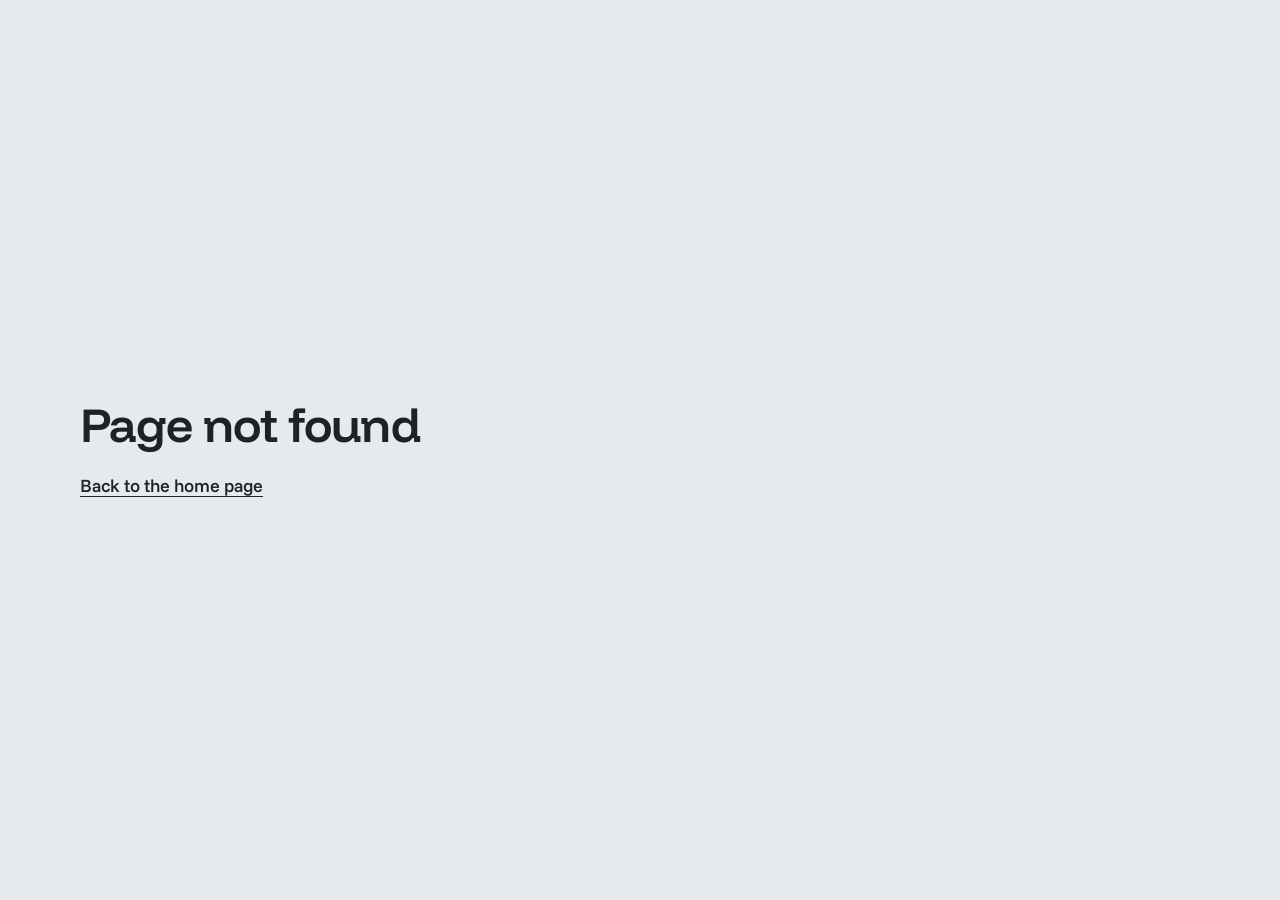
<file: 404/index.html>
<!DOCTYPE html><html lang="en" class="-CZIBa_variable VgNKAq_variable"><head><meta charSet="utf-8"/><meta name="viewport" content="width=device-width, initial-scale=1"/><link rel="stylesheet" href="/_next/static/chunks/1-k9t-9r6rq3l.css" data-precedence="next"/><link rel="preload" as="script" fetchPriority="low" href="/_next/static/chunks/1x6obpmlu1_c2.js"/><script src="/_next/static/chunks/2kzd2bib-2ux6.js" async=""></script><script src="/_next/static/chunks/28pq4oxu6pd3y.js" async=""></script><script src="/_next/static/chunks/29r-xunj0ib4x.js" async=""></script><script src="/_next/static/chunks/turbopack-3-ry682tkyiqk.js" async=""></script><script src="/_next/static/chunks/2qneqn9tdkxqv.js" async=""></script><script src="/_next/static/chunks/2n5qeheznvl4u.js" async=""></script><meta name="robots" content="noindex"/><meta name="theme-color" content="#E7EAEC" media="(prefers-color-scheme: light)"/><meta name="theme-color" content="#14181B" media="(prefers-color-scheme: dark)"/><title>Andrey Kolesnikov · Engineering meets business</title><meta name="description" content="CTO at Alles LMS, AI/ML R&amp;D at T-Bank, co-founder of MIPT Business Club. I build products where engineering meets business."/><meta name="robots" content="index, follow"/><link rel="canonical" href="https://andreykolesnikov.github.io/"/><meta property="og:title" content="Andrey Kolesnikov · Engineering meets business"/><meta property="og:description" content="CTO at Alles LMS, AI/ML R&amp;D at T-Bank, co-founder of MIPT Business Club. I build products where engineering meets business."/><meta property="og:url" content="https://andreykolesnikov.github.io/"/><meta property="og:site_name" content="Andrey Kolesnikov"/><meta property="og:image" content="https://andreykolesnikov.github.io/og.png"/><meta property="og:image:width" content="1200"/><meta property="og:image:height" content="630"/><meta property="og:image:alt" content="Andrey Kolesnikov"/><meta property="og:type" content="profile"/><meta property="profile:first_name" content="Andrey"/><meta property="profile:last_name" content="Kolesnikov"/><meta name="twitter:card" content="summary_large_image"/><meta name="twitter:title" content="Andrey Kolesnikov · Engineering meets business"/><meta name="twitter:description" content="CTO at Alles LMS, AI/ML R&amp;D at T-Bank, co-founder of MIPT Business Club. I build products where engineering meets business."/><meta name="twitter:image" content="https://andreykolesnikov.github.io/og.png"/><link rel="icon" href="/icon.svg?icon.2fwg-gw52xx6p.svg" sizes="any" type="image/svg+xml"/><meta name="next-size-adjust" content=""/><script src="/_next/static/chunks/0cz1d0mv5g_q7.js" noModule=""></script></head><body class="bg-bg font-sans text-ink"><div hidden=""><!--$--><!--/$--></div><main class="mx-auto flex min-h-[100dvh] max-w-[1440px] flex-col items-start justify-center gap-6 px-6 md:px-20"><h1 class="font-display text-5xl font-semibold tracking-[-0.02em]">Page not found</h1><a class="text-lg font-medium underline underline-offset-4" href="/">Back to the home page</a></main><!--$--><!--/$--><script id="_R_">(globalThis["TURBOPACK"] || (globalThis["TURBOPACK"] = [])).push({"otherChunks":["static/chunks/1x6obpmlu1_c2.js","static/chunks/2kzd2bib-2ux6.js","static/chunks/28pq4oxu6pd3y.js","static/chunks/29r-xunj0ib4x.js"],"runtimeModuleIds":[94553]});</script><script src="/_next/static/chunks/1x6obpmlu1_c2.js" async=""></script><script>(self.__next_f=self.__next_f||[]).push([0])</script><script>self.__next_f.push([1,"1:\"$Sreact.fragment\"\n2:\"/_next/static/chunks/2qneqn9tdkxqv.js\"\n3:I[11414,[\"$2\"],\"Providers\"]\n4:I[39756,[\"$2\"],\"default\"]\n5:I[37457,[\"$2\"],\"default\"]\n6:\"/_next/static/chunks/2n5qeheznvl4u.js\"\n7:I[22016,[\"$2\",\"$6\"],\"\"]\nb:I[97367,[\"$2\"],\"OutletBoundary\"]\nc:\"$Sreact.suspense\"\ne:\"ViewportBoundary\"\nf:I[97367,[\"$2\"],\"$e\"]\n11:\"MetadataBoundary\"\n12:I[97367,[\"$2\"],\"$11\"]\n14:I[68027,[\"$2\"],\"default\",1]\n:HL[\"/_next/static/chunks/1-k9t-9r6rq3l.css\",\"style\"]\n9:X\na:[[\"children\",{\"s\":\"__PAGE__\",\"h\":512,\"d\":{\"r\":[\"$\",\"$1\",\"c\",{\"children\":[[\"$\",\"main\",null,{\"className\":\"mx-auto flex min-h-[100dvh] max-w-[1440px] flex-col items-start justify-center gap-6 px-6 md:px-20\",\"children\":[[\"$\",\"h1\",null,{\"className\":\"font-display text-5xl font-semibold tracking-[-0.02em]\",\"children\":\"Page not found\"}],[\"$\",\"$L7\",null,{\"href\":\"/\",\"className\":\"text-lg font-medium underline underline-offset-4\",\"children\":\"Back to the home page\"}]]}],[[\"$\",\"script\",\"script-0\",{\"src\":\"/_next/static/chunks/2n5qeheznvl4u.js\",\"async\":true,\"nonce\":\"$undefined\"}]],[\"$\",\"$Lb\",null,{\"children\":[\"$\",\"$c\",null,{\"name\":\"Next.MetadataOutlet\",\"children\":\"$@d\"}]}]]}],\"p\":false,\"v\":null}}]]\n8:[[\"children\",{\"s\":\"/_not-found\",\"h\":512,\"d\":{\"r\":[\"$\",\"$1\",\"c\",{\"children\":[null,[\"$\",\"$L4\",null,{\"parallelRouterKey\":\"children\",\"error\":\"$undefined\",\"errorStyles\":\"$undefined\",\"errorScripts\":\"$undefined\",\"template\":[\"$\",\"$L5\",null,{}],\"templateStyles\":\"$undefined\",\"templateScripts\":\"$undefined\",\"notFound\":\"$undefined\",\"forbidden\":\"$undefined\",\"unauthorized\":\"$undefined\"}]]}],\"p\":false,\"v\":\"$9\"},\"c\":\"$Qa\"}]]\n0:{\"P\":null,\"c\":[\"\",\"_not-found\",\"\"],\"q\":\"\",\"i\":false,\"t\":{\"t\":{\"s\":\"\",\"h\":528,\"d\":{\"r\":[\"$\",\"$1\",\"c\",{\"children\":[[[\"$\",\"link\",\"0\",{\"rel\":\"stylesheet\",\"href\":\"/_next/static/chunks/1-k9t-9r6rq3l.css\",\"precedence\":\"next\",\"crossOrigin\":\"$undefined\",\"nonce\":\"$undefined\"}],[\"$\",\"script\",\"script-0\",{\"src\":\"/_next/static/chunks/2qneqn9tdkxqv.js\",\"async\":true,\"nonce\":\"$undefined\"}]],[\"$\",\"html\",null,{\"lang\":\"en\",\"className\":\"-CZIBa_variable VgNKAq_variable\",\"children\":[\"$\",\"body\",null,{\"className\":\"bg-bg font-sans text-ink\",\"children\":[\"$\",\"$L3\",null,{\"children\":[\"$\",\"$L4\",null,{\"parallelRouterKey\":\"children\",\"error\":\"$undefined\",\"errorStyles\":\"$undefined\",\"errorScripts\":\"$undefined\",\"template\":[\"$\",\"$L5\",null,{}],\"templateStyles\":\"$undefined\",\"templateScripts\":\"$undefined\",\"notFound\":[[\"$\",\"main\",null,{\"className\":\"mx-auto flex min-h-[100dvh] max-w-[1440px] flex-col items-start justify-center gap-6 px-6 md:px-20\",\"children\":[[\"$\",\"h1\",null,{\"className\":\"font-display text-5xl font-semibold tracking-[-0.02em]\",\"children\":\"Page not found\"}],[\"$\",\"$L7\",null,{\"href\":\"/\",\"className\":\"text-lg font-medium underline underline-offset-4\",\"children\":\"Back to the home page\"}]]}],[]],\"forbidden\":\"$undefined\",\"unauthorized\":\"$undefined\"}]}]}]}]]}],\"p\":false,\"v\":null},\"c\":\"$Q8\"},\"h\":{\"r\":[\"$\",\"$1\",\"h\",{\"children\":[[\"$\",\"meta\",null,{\"name\":\"robots\",\"content\":\"noindex\"}],[\"$\",\"$Lf\",null,{\"children\":\"$L10\"}],[\"$\",\"$L12\",null,{\"children\":[[\"$\",\"div\",null,{\"hidden\":true,\"children\":[\"$\",\"$c\",null,{\"name\":\"Next.Metadata\",\"children\":\"$L13\"}]}],null]}],[\"$\",\"meta\",null,{\"name\":\"next-size-adjust\",\"content\":\"\"}]]}],\"p\":false,\"v\":null}},\"m\":\"$undefined\",\"G\":[\"$14\",[[\"$\",\"link\",\"0\",{\"rel\":\"stylesheet\",\"href\":\"/_next/static/chunks/1-k9t-9r6rq3l.css\",\"precedence\":\"next\",\"crossOrigin\":\"$undefined\",\"nonce\":\"$undefined\"}]]],\"S\":true,\"r\":\"$undefined\",\"s\":\"$undefined\",\"a\":\"$undefined\",\"l\":\"$undefined\",\"p\":\"$undefined\",\"d\":\"$undefined\",\"b\":\"MpMN33bdhj82-NbSLyRq3\"}\n9:C\n10:[[\"$\",\"meta\",\"0\",{\"charSet\":\"utf-8\"}],[\"$\",\"meta\",\"1\",{\"name\":\"viewport\",\"content\":\"width=device-width, initial-scale=1\"}],[\"$\",\"meta\",\"2\",{\"name\":\"theme-color\",\"content\":\"#E7EAEC\",\"media\":\"(prefers-color-scheme: light)\"}],[\"$\",\"meta\",\"3\",{\"name\":\"theme-color\",\"content\":\"#14181B\",\"media\":\"(prefers-color-scheme: dark)\"}]]\n15:I[27201,[\"$2\"],\"IconMark\"]\nd:null\n13:[[\"$\",\"title\",\"0\",{\"children\":\"Andrey Kolesnikov · Engineering meets business\"}],[\"$\",\"meta\",\"1\",{\"name\":\"description\",\"content\":\"CTO at Alles LMS, AI/ML R\u0026D at T-Bank, co-founder of MIPT Business Club. I build products where engineering meets business.\"}],[\"$\",\"meta\",\"2\",{\"name\":\"robots\",\"content\":\"index, follow\"}],[\"$\",\"link\",\"3\",{\"rel\":\"canonical\",\"href\":\"https://andreykolesnikov.github.io/\"}],[\"$\",\"meta\",\"4\",{\"property\":\"og:title\",\"content\":\"Andrey Kolesnikov · Engineering meets business\"}],[\"$\",\"meta\",\"5\",{\"property\":\"og:description\",\"content\":\"CTO at Alles LMS, AI/ML R\u0026D at T-Bank, co-founder of MIPT Business Club. I build products where engineering meets business.\"}],[\"$\",\"meta\",\"6\",{\"property\":\"og:url\",\"content\":\"https://andreykolesnikov.github.io/\"}],[\"$\",\"meta\",\"7\",{\"property\":\"og:site_name\",\"content\":\"Andrey Kolesnikov\"}],[\"$\",\"meta\",\"8\",{\"property\":\"og:image\",\"content\":\"https://andreykolesnikov.github.io/og.png\"}],[\"$\",\"meta\",\"9\",{\"property\":\"og:image:width\",\"content\":\"1200\"}],[\"$\",\"meta\",\"10\",{\"property\":\"og:image:height\",\"content\":\"630\"}],[\"$\",\"meta\",\"11\",{\"property\":\"og:image:alt\",\"content\":\"Andrey Kolesnikov\"}],[\"$\",\"meta\",\"12\",{\"property\":\"og:type\",\"content\":\"profile\"}],[\"$\",\"meta\",\"13\",{\"property\":\"profile:first_name\",\"content\":\"Andrey\"}],[\"$\",\"meta\",\"14\",{\"property\":\"profile:last_name\",\"content\":\"Kolesnikov\"}],[\"$\",\"meta\",\"15\",{\"name\":\"twitter:card\",\"content\":\"summary_large_image\"}],[\"$\",\"meta\",\"16\",{\"name\":\"twitter:title\",\"content\":\"Andrey Kolesnikov · Engineering meets business\"}],[\"$\",\"meta\",\"17\",{\"name\":\"twitter:description\",\"content\":\"CTO at Alles LMS, AI/ML R\u0026D at T-Bank, co-founder of MIPT Business Club. I build products where engineering meets business.\"}],[\"$\",\"meta\",\"18\",{\"name\":\"twitter:image\",\"content\":\"https://andreykolesnikov.github.io/og.png\"}],[\"$\",\"link\",\"19\",{\"rel\":\"icon\",\"href\":\"/icon.svg?icon.2fwg-gw52xx6p.svg\",\"sizes\":\"any\",\"type\":\"image/svg+xml\"}],[\"$\",\"$L15\",\"20\",{}]]\n"])</script></body></html>
</file>
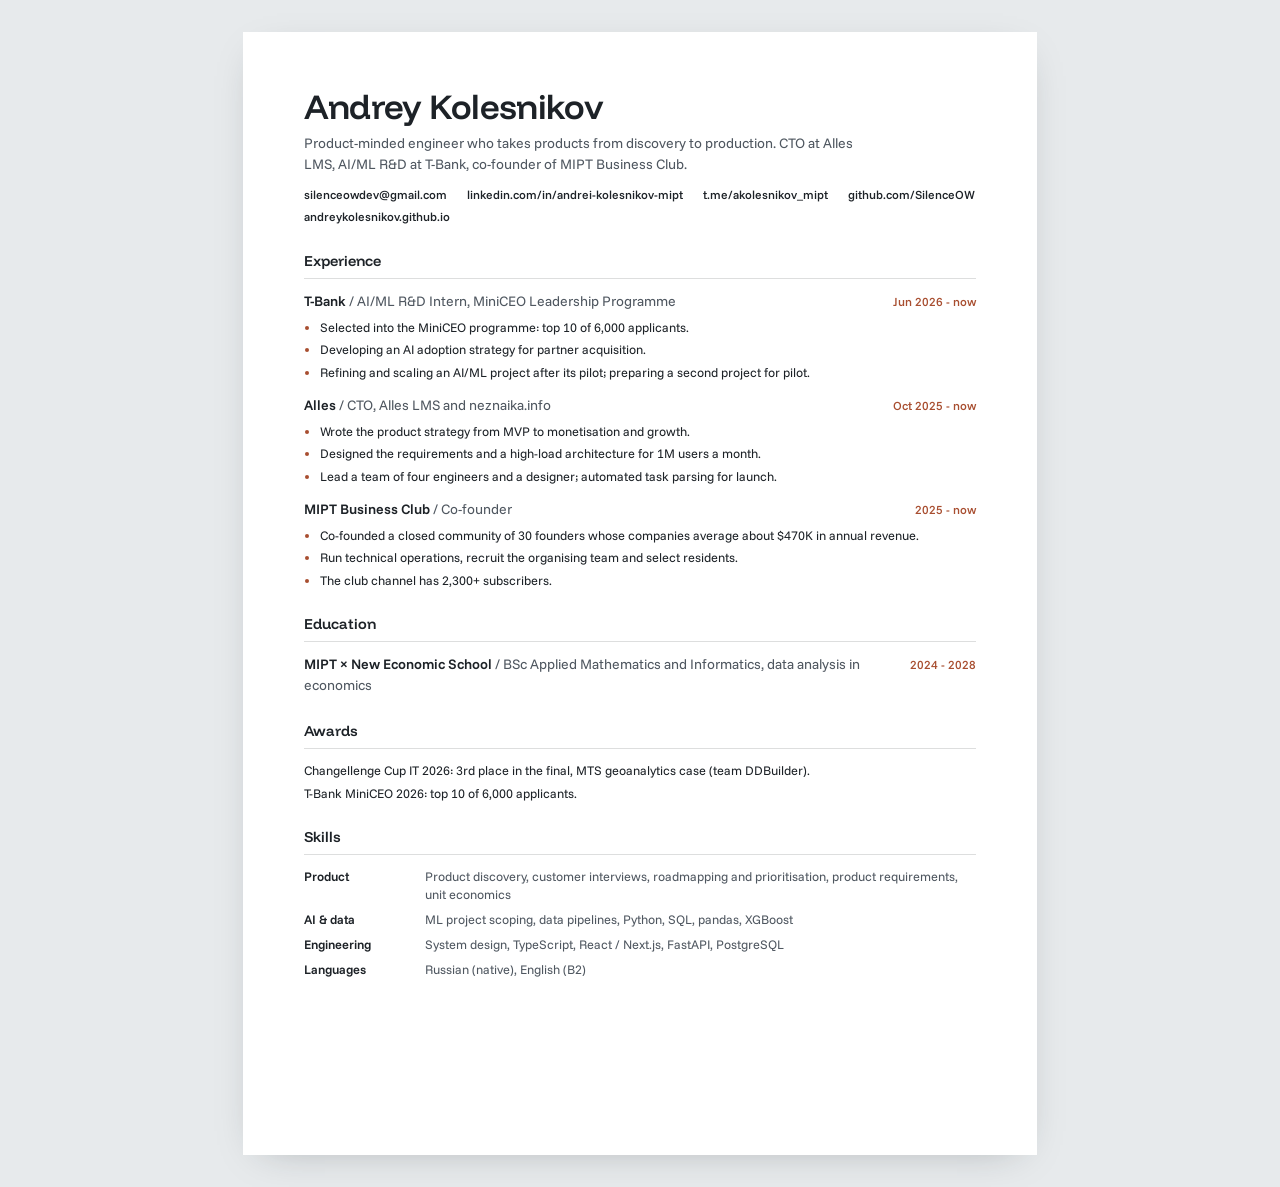
<file: cv/index.html>
<!DOCTYPE html><html lang="en" class="-CZIBa_variable VgNKAq_variable"><head><meta charSet="utf-8"/><meta name="viewport" content="width=device-width, initial-scale=1"/><link rel="preload" href="/_next/static/media/funnel_display_latin_wght_normal-s.p.243r9qgrhotdb.woff2" as="font" crossorigin="" type="font/woff2"/><link rel="preload" href="/_next/static/media/funnel_sans_latin_wght_normal-s.p.0pv3gkf63w5v1.woff2" as="font" crossorigin="" type="font/woff2"/><link rel="stylesheet" href="/_next/static/chunks/1-k9t-9r6rq3l.css" data-precedence="next"/><link rel="preload" as="script" fetchPriority="low" href="/_next/static/chunks/1x6obpmlu1_c2.js"/><script src="/_next/static/chunks/2kzd2bib-2ux6.js" async=""></script><script src="/_next/static/chunks/28pq4oxu6pd3y.js" async=""></script><script src="/_next/static/chunks/29r-xunj0ib4x.js" async=""></script><script src="/_next/static/chunks/turbopack-3-ry682tkyiqk.js" async=""></script><script src="/_next/static/chunks/2qneqn9tdkxqv.js" async=""></script><script src="/_next/static/chunks/2n5qeheznvl4u.js" async=""></script><meta name="theme-color" content="#E7EAEC" media="(prefers-color-scheme: light)"/><meta name="theme-color" content="#14181B" media="(prefers-color-scheme: dark)"/><title>CV · Andrey Kolesnikov</title><meta name="description" content="CTO at Alles LMS, AI/ML R&amp;D at T-Bank, co-founder of MIPT Business Club. I build products where engineering meets business."/><meta name="robots" content="noindex, nofollow"/><link rel="canonical" href="https://andreykolesnikov.github.io/"/><meta property="og:title" content="Andrey Kolesnikov · Engineering meets business"/><meta property="og:description" content="CTO at Alles LMS, AI/ML R&amp;D at T-Bank, co-founder of MIPT Business Club. I build products where engineering meets business."/><meta property="og:url" content="https://andreykolesnikov.github.io/"/><meta property="og:site_name" content="Andrey Kolesnikov"/><meta property="og:image" content="https://andreykolesnikov.github.io/og.png"/><meta property="og:image:width" content="1200"/><meta property="og:image:height" content="630"/><meta property="og:image:alt" content="Andrey Kolesnikov"/><meta property="og:type" content="profile"/><meta property="profile:first_name" content="Andrey"/><meta property="profile:last_name" content="Kolesnikov"/><meta name="twitter:card" content="summary_large_image"/><meta name="twitter:title" content="Andrey Kolesnikov · Engineering meets business"/><meta name="twitter:description" content="CTO at Alles LMS, AI/ML R&amp;D at T-Bank, co-founder of MIPT Business Club. I build products where engineering meets business."/><meta name="twitter:image" content="https://andreykolesnikov.github.io/og.png"/><link rel="icon" href="/icon.svg?icon.2fwg-gw52xx6p.svg" sizes="any" type="image/svg+xml"/><meta name="next-size-adjust" content=""/><script src="/_next/static/chunks/0cz1d0mv5g_q7.js" noModule=""></script></head><body class="bg-bg font-sans text-ink"><div hidden=""><!--$--><!--/$--></div><div class="cv-sheet font-sans"><header><h1 class="font-display text-[26pt] font-semibold leading-none tracking-[-0.02em]">Andrey Kolesnikov</h1><p class="mt-2.5 max-w-[150mm] text-[10.5pt] leading-[1.45] text-[#4F5760]">Product-minded engineer who takes products from discovery to production. CTO at Alles LMS, AI/ML R&amp;D at T-Bank, co-founder of MIPT Business Club.</p><ul class="mt-3 flex flex-wrap gap-x-5 gap-y-1 text-[9pt] font-medium"><li>silenceowdev@gmail.com</li><li>linkedin.com/in/andrei-kolesnikov-mipt</li><li>t.me/akolesnikov_mipt</li><li>github.com/SilenceOW</li><li>andreykolesnikov.github.io</li></ul></header><section class="mt-6"><h2 class="border-b border-[#1D2227]/15 pb-1.5 font-display text-[11pt] font-semibold">Experience</h2><div class="mt-3 flex flex-col gap-3.5"><div class="break-inside-avoid"><div class="flex items-baseline justify-between gap-4"><p class="text-[10.5pt] font-semibold">T-Bank<!-- --> <span class="font-normal text-[#4F5760]">/ <!-- -->AI/ML R&amp;D Intern, MiniCEO Leadership Programme</span></p><p class="shrink-0 text-[9pt] font-medium text-[#A84E30]">Jun 2026 - now</p></div><ul class="mt-1.5 flex list-disc flex-col gap-1 pl-4 marker:text-[#A84E30]"><li class="leading-[1.45]">Selected into the MiniCEO programme: top 10 of 6,000 applicants.</li><li class="leading-[1.45]">Developing an AI adoption strategy for partner acquisition.</li><li class="leading-[1.45]">Refining and scaling an AI/ML project after its pilot; preparing a second project for pilot.</li></ul></div><div class="break-inside-avoid"><div class="flex items-baseline justify-between gap-4"><p class="text-[10.5pt] font-semibold">Alles<!-- --> <span class="font-normal text-[#4F5760]">/ <!-- -->CTO, Alles LMS and neznaika.info</span></p><p class="shrink-0 text-[9pt] font-medium text-[#A84E30]">Oct 2025 - now</p></div><ul class="mt-1.5 flex list-disc flex-col gap-1 pl-4 marker:text-[#A84E30]"><li class="leading-[1.45]">Wrote the product strategy from MVP to monetisation and growth.</li><li class="leading-[1.45]">Designed the requirements and a high-load architecture for 1M users a month.</li><li class="leading-[1.45]">Lead a team of four engineers and a designer; automated task parsing for launch.</li></ul></div><div class="break-inside-avoid"><div class="flex items-baseline justify-between gap-4"><p class="text-[10.5pt] font-semibold">MIPT Business Club<!-- --> <span class="font-normal text-[#4F5760]">/ <!-- -->Co-founder</span></p><p class="shrink-0 text-[9pt] font-medium text-[#A84E30]">2025 - now</p></div><ul class="mt-1.5 flex list-disc flex-col gap-1 pl-4 marker:text-[#A84E30]"><li class="leading-[1.45]">Co-founded a closed community of 30 founders whose companies average about $470K in annual revenue.</li><li class="leading-[1.45]">Run technical operations, recruit the organising team and select residents.</li><li class="leading-[1.45]">The club channel has 2,300+ subscribers.</li></ul></div></div></section><section class="mt-6"><h2 class="border-b border-[#1D2227]/15 pb-1.5 font-display text-[11pt] font-semibold">Education</h2><div class="mt-3 flex flex-col gap-3.5"><div class="break-inside-avoid"><div class="flex items-baseline justify-between gap-4"><p class="text-[10.5pt] font-semibold">MIPT × New Economic School<!-- --> <span class="font-normal text-[#4F5760]">/ <!-- -->BSc Applied Mathematics and Informatics, data analysis in economics</span></p><p class="shrink-0 text-[9pt] font-medium text-[#A84E30]">2024 - 2028</p></div></div></div></section><section class="mt-6"><h2 class="border-b border-[#1D2227]/15 pb-1.5 font-display text-[11pt] font-semibold">Awards</h2><div class="mt-3 flex flex-col gap-3.5"><ul class="flex flex-col gap-1"><li class="leading-[1.45]">Changellenge Cup IT 2026: 3rd place in the final, MTS geoanalytics case (team DDBuilder).</li><li class="leading-[1.45]">T-Bank MiniCEO 2026: top 10 of 6,000 applicants.</li></ul></div></section><section class="mt-6"><h2 class="border-b border-[#1D2227]/15 pb-1.5 font-display text-[11pt] font-semibold">Skills</h2><div class="mt-3 flex flex-col gap-3.5"><dl class="grid grid-cols-[28mm_1fr] gap-x-4 gap-y-1.5"><div class="contents"><dt class="font-semibold">Product</dt><dd class="leading-[1.45] text-[#4F5760]">Product discovery, customer interviews, roadmapping and prioritisation, product requirements, unit economics</dd></div><div class="contents"><dt class="font-semibold">AI &amp; data</dt><dd class="leading-[1.45] text-[#4F5760]">ML project scoping, data pipelines, Python, SQL, pandas, XGBoost</dd></div><div class="contents"><dt class="font-semibold">Engineering</dt><dd class="leading-[1.45] text-[#4F5760]">System design, TypeScript, React / Next.js, FastAPI, PostgreSQL</dd></div><div class="contents"><dt class="font-semibold">Languages</dt><dd class="leading-[1.45] text-[#4F5760]">Russian (native), English (B2)</dd></div></dl></div></section></div><!--$--><!--/$--><script id="_R_">(globalThis["TURBOPACK"] || (globalThis["TURBOPACK"] = [])).push({"otherChunks":["static/chunks/1x6obpmlu1_c2.js","static/chunks/2kzd2bib-2ux6.js","static/chunks/28pq4oxu6pd3y.js","static/chunks/29r-xunj0ib4x.js"],"runtimeModuleIds":[94553]});</script><script src="/_next/static/chunks/1x6obpmlu1_c2.js" async=""></script><script>(self.__next_f=self.__next_f||[]).push([0])</script><script>self.__next_f.push([1,"1:\"$Sreact.fragment\"\n2:\"/_next/static/chunks/2qneqn9tdkxqv.js\"\n3:I[11414,[\"$2\"],\"Providers\"]\n4:I[39756,[\"$2\"],\"default\"]\n5:I[37457,[\"$2\"],\"default\"]\n6:\"/_next/static/chunks/2n5qeheznvl4u.js\"\n7:I[22016,[\"$2\",\"$6\"],\"\"]\n12:\"ViewportBoundary\"\n13:I[97367,[\"$2\"],\"$12\"]\n15:\"MetadataBoundary\"\n16:I[97367,[\"$2\"],\"$15\"]\n17:\"$Sreact.suspense\"\n19:I[68027,[\"$2\"],\"default\",1]\n:HL[\"/_next/static/chunks/1-k9t-9r6rq3l.css\",\"style\"]\n:HL[\"/_next/static/media/funnel_display_latin_wght_normal-s.p.243r9qgrhotdb.woff2\",\"font\",{\"crossOrigin\":\"\",\"type\":\"font/woff2\"}]\n:HL[\"/_next/static/media/funnel_sans_latin_wght_normal-s.p.0pv3gkf63w5v1.woff2\",\"font\",{\"crossOrigin\":\"\",\"type\":\"font/woff2\"}]\n9:X\na:[[\"children\",{\"s\":\"__PAGE__\",\"h\":512,\"d\":{\"r\":[\"$\",\"$1\",\"c\",{\"children\":[[\"$\",\"div\",null,{\"className\":\"cv-sheet font-sans\",\"children\":[[\"$\",\"header\",null,{\"children\":[[\"$\",\"h1\",null,{\"className\":\"font-display text-[26pt] font-semibold leading-none tracking-[-0.02em]\",\"children\":\"Andrey Kolesnikov\"}],[\"$\",\"p\",null,{\"className\":\"mt-2.5 max-w-[150mm] text-[10.5pt] leading-[1.45] text-[#4F5760]\",\"children\":\"Product-minded engineer who takes products from discovery to production. CTO at Alles LMS, AI/ML R\u0026D at T-Bank, co-founder of MIPT Business Club.\"}],[\"$\",\"ul\",null,{\"className\":\"mt-3 flex flex-wrap gap-x-5 gap-y-1 text-[9pt] font-medium\",\"children\":[[\"$\",\"li\",\"silenceowdev@gmail.com\",{\"children\":\"silenceowdev@gmail.com\"}],[\"$\",\"li\",\"linkedin.com/in/andrei-kolesnikov-mipt\",{\"children\":\"linkedin.com/in/andrei-kolesnikov-mipt\"}],[\"$\",\"li\",\"t.me/akolesnikov_mipt\",{\"children\":\"t.me/akolesnikov_mipt\"}],[\"$\",\"li\",\"github.com/SilenceOW\",{\"children\":\"github.com/SilenceOW\"}],[\"$\",\"li\",\"andreykolesnikov.github.io\",{\"children\":\"andreykolesnikov.github.io\"}]]}]]}],[\"$\",\"section\",null,{\"className\":\"mt-6\",\"children\":[[\"$\",\"h2\",null,{\"className\":\"border-b border-[#1D2227]/15 pb-1.5 font-display text-[11pt] font-semibold\",\"children\":\"Experience\"}],[\"$\",\"div\",null,{\"className\":\"mt-3 flex flex-col gap-3.5\",\"children\":[[\"$\",\"div\",\"T-Bank\",{\"className\":\"break-inside-avoid\",\"children\":[[\"$\",\"div\",null,{\"className\":\"flex items-baseline justify-between gap-4\",\"children\":[[\"$\",\"p\",null,{\"className\":\"text-[10.5pt] font-semibold\",\"children\":[\"T-Bank\",\" \",[\"$\",\"span\",null,{\"className\":\"font-normal text-[#4F5760]\",\"children\":[\"/ \",\"AI/ML R\u0026D Intern, MiniCEO Leadership Programme\"]}]]}],[\"$\",\"p\",null,{\"className\":\"shrink-0 text-[9pt] font-medium text-[#A84E30]\",\"children\":\"Jun 2026 - now\"}]]}],[\"$\",\"ul\",null,{\"className\":\"mt-1.5 flex list-disc flex-col gap-1 pl-4 marker:text-[#A84E30]\",\"children\":[[\"$\",\"li\",\"Selected into the MiniCEO programme: top 10 of 6,000 applicants.\",{\"className\":\"leading-[1.45]\",\"children\":\"Selected into the MiniCEO programme: top 10 of 6,000 applicants.\"}],[\"$\",\"li\",\"Developing an AI adoption strategy for partner acquisition.\",{\"className\":\"leading-[1.45]\",\"children\":\"Developing an AI adoption strategy for partner acquisition.\"}],[\"$\",\"li\",\"Refining and scaling an AI/ML project after its pilot; preparing a second project for pilot.\",{\"className\":\"leading-[1.45]\",\"children\":\"Refining and scaling an AI/ML project after its pilot; preparing a second project for pilot.\"}]]}]]}],[\"$\",\"div\",\"Alles\",{\"className\":\"break-inside-avoid\",\"children\":[[\"$\",\"div\",null,{\"className\":\"flex items-baseline justify-between gap-4\",\"children\":[[\"$\",\"p\",null,{\"className\":\"text-[10.5pt] font-semibold\",\"children\":[\"Alles\",\" \",[\"$\",\"span\",null,{\"className\":\"font-normal text-[#4F5760]\",\"children\":[\"/ \",\"CTO, Alles LMS and neznaika.info\"]}]]}],\"$Lb\"]}],\"$Lc\"]}],\"$Ld\"]}]]}],\"$Le\",\"$Lf\",\"$L10\"]}],null,\"$L11\"]}],\"p\":false,\"v\":null}}]]\n8:[[\"children\",{\"s\":\"cv\",\"h\":512,\"d\":{\"r\":[\"$\",\"$1\",\"c\",{\"children\":[null,[\"$\",\"$L4\",null,{\"parallelRouterKey\":\"children\",\"error\":\"$undefined\",\"errorStyles\":\"$undefined\",\"errorScripts\":\"$undefined\",\"template\":[\"$\",\"$L5\",null,{}],\"templateStyles\":\"$undefined\",\"templateScripts\":\"$undefined\",\"notFound\":\"$undefined\",\"forbidden\":\"$undefined\",\"unauthorized\":\"$undefined\"}]]}],\"p\":false,\"v\":\"$9\"},\"c\":\"$Qa\"}]]\n0:{\"P\":null,\"c\":[\"\",\"cv\",\"\"],\"q\":\"\",\"i\":false,\"t\":{\"t\":{\"s\":\"\",\"h\":528,\"d\":{\"r\":[\"$\",\"$1\",\"c\",{\"children\":[[[\"$\",\"link\",\"0\",{\"rel\":\"stylesheet\",\"href\":\"/_next/static/chunks/1-k9t-9r6rq3l.css\",\"precedence\":\"next\",\"crossOrigin\":\"$undefined\",\"nonce\":\"$undefined\"}],[\"$\",\"script\",\"script-0\",{\"src\":\"/_next/static/chunks/2qneqn9tdkxqv.js\",\"async\":true,\"nonce\":\"$undefined\"}]],[\"$\",\"html\",null,{\"lang\":\"en\",\"className\":\"-CZIBa_variable VgNKAq_variable\",\"children\":[\"$\",\"body\",null,{\"className\":\"bg-bg font-sans text-ink\",\"children\":[\"$\",\"$L3\",null,{\"children\":[\"$\",\"$L4\",null,{\"parallelRouterKey\":\"children\",\"error\":\"$undefined\",\"errorStyles\":\"$undefined\",\"errorScripts\":\"$undefined\",\"template\":[\"$\",\"$L5\",null,{}],\"templateStyles\":\"$undefined\",\"templateScripts\":\"$undefined\",\"notFound\":[[\"$\",\"main\",null,{\"className\":\"mx-auto flex min-h-[100dvh] max-w-[1440px] flex-col items-start justify-center gap-6 px-6 md:px-20\",\"children\":[[\"$\",\"h1\",null,{\"className\":\"font-display text-5xl font-semibold tracking-[-0.02em]\",\"children\":\"Page not found\"}],[\"$\",\"$L7\",null,{\"href\":\"/\",\"className\":\"text-lg font-medium underline underline-offset-4\",\"children\":\"Back to the home page\"}]]}],[]],\"forbidden\":\"$undefined\",\"unauthorized\":\"$undefined\"}]}]}]}]]}],\"p\":false,\"v\":null},\"c\":\"$Q8\"},\"h\":{\"r\":[\"$\",\"$1\",\"h\",{\"children\":[null,[\"$\",\"$L13\",null,{\"children\":\"$L14\"}],[\"$\",\"$L16\",null,{\"children\":[[\"$\",\"div\",null,{\"hidden\":true,\"children\":[\"$\",\"$17\",null,{\"name\":\"Next.Metadata\",\"children\":\"$L18\"}]}],null]}],[\"$\",\"meta\",null,{\"name\":\"next-size-adjust\",\"content\":\"\"}]]}],\"p\":false,\"v\":null}},\"m\":\"$undefined\",\"G\":[\"$19\",[[\"$\",\"link\",\"0\",{\"rel\":\"stylesheet\",\"href\":\"/_next/static/chunks/1-k9t-9r6rq3l.css\",\"precedence\":\"next\",\"crossOrigin\":\"$undefined\",\"nonce\":\"$undefined\"}]]],\"S\":true,\"r\":\"$undefined\",\"s\":\"$undefined\",\"a\":\"$undefined\",\"l\":\"$undefined\",\"p\":\"$undefined\",\"d\":\"$undefined\",\"b\":\"MpMN33bdhj82-NbSLyRq3\"}\n1a:I[97367,[\"$2\"],\"OutletBoundary\"]\n9:C\nb:[\"$\",\"p\",null,{\"className\":\"shrink-0 text-[9pt] font-medium text-[#A84E30]\",\"children\":\"Oct 2025 - now\"}]\nc:[\"$\",\"ul\",null,{\"className\":\"mt-1.5 flex list-disc flex-col gap-1 pl-4 marker:text-[#A84E30]\",\"children\":[[\"$\",\"li\",\"Wrote the product strategy from MVP to monetisation and growth.\",{\"className\":\"leading-[1.45]\",\"children\":\"Wrote the product strategy from MVP to monetisation and growth.\"}],[\"$\",\"li\",\"Designed the requirements and a high-load architecture for 1M users a month.\",{\"className\":\"leading-[1.45]\",\"children\":\"Designed the requirements and a high-load architecture for 1M users a month.\"}],[\"$\",\"li\",\"Lead a team of four engineers and a designer; automated task parsing for launch.\",{\"className\":\"leading-[1.45]\",\"children\":\"Lead a team of four engineers and a designer; automated task parsing for launch.\"}]]}]\nd:[\"$\",\"div\",\"MIPT Business Club\",{\"className\":\"break-inside-avoid\",\"children\":[[\"$\",\"div\",null,{\"className\":\"flex items-baseline justify-between gap-4\",\"children\":[[\"$\",\"p\",null,{\"className\":\"text-[10.5pt] font-semibold\",\"children\":[\"MIPT Business Club\",\" \",[\"$\",\"span\",null,{\"className\":\"font-normal text-[#4F5760]\",\"children\":[\"/ \",\"Co-founder\"]}]]}],[\"$\",\"p\",null,{\"className\":\"shrink-0 text-[9pt] font-medium text-[#A84E30]\",\"children\":\"2025 - now\"}]]}],[\"$\",\"ul\",null,{\"className\":\"mt-1.5 flex list-disc flex-col gap-1 pl-4 marker:text-[#A84E30]\",\"children\":[[\"$\",\"li\",\"Co-founded a closed community of 30 founders whose companies average about $470K in annual revenue.\",{\"className\":\"leading-[1.45]\",\"children\":\"Co-founded a closed community of 30 founders whose companies average about $470K in annual revenue.\"}],[\"$\",\"li\",\"Run technical operations, recruit the organising team and select residents.\",{\"className\":\"leading-[1.45]\",\"children\":\"Run technical operations, recruit the organising team and select residents.\"}],[\"$\",\"li\",\"The club channel has 2,300+ subscribers.\",{\"className\":\"leading-[1.45]\",\"children\":\"The club channel has 2,300+ subscribers.\"}]]}]]}]\ne:[\"$\",\"section\",null,{\"className\":\"mt-6\",\"children\":[[\"$\",\"h2\",null,{\"className\":\"border-b border-[#1D2227]/15 pb-1.5 font-display text-[11pt] font-semibold\",\"children\":\"Education\"}],[\"$\",\"div\",null,{\"className\":\"mt-3 flex flex-col gap-3.5\",\"children\":[[\"$\",\"div\",\"MIPT × New Economic School\",{\"className\":\"break-inside-avoid\",\"children\":[[\"$\",\"div\",null,{\"className\":\"flex items-baseline justify-between gap-4\",\"children\":[[\"$\",\"p\",null,{\"className\":\"text-[10.5pt] font-semibold\",\"children\":[\"MIPT × New Economic School\",\" \",[\"$\",\"span\",null,{\"className\":\"font-normal text-[#4F5760]\",\"children\":[\"/ \",\"BSc Applied Mathematics and Informatics, data analysis in economics\"]}]]}],[\"$\",\"p\",null,{\"className\":\"shrink-0 text-[9pt] font-medium text-[#A84E30]\",\"children\":\"2024 - 2028\"}]]}],false]}]]}]]}]\nf:[\"$\",\"section\",null,{\"className\":\"mt-6\",\"children\":[[\"$\",\"h2\",null,{\"className\":\"border-b border-[#1D2227]/15 pb-1.5 font-display text-[11pt] font-semibold\",\"children\":\"Awards\"}],[\"$\",\"div\",null,{\"className\":\"mt-3 flex flex-col gap-3.5\",\"children\":[\"$\",\"ul\",null,{\"className\":\"flex flex-col gap-1\",\"children\":[[\"$\",\"li\",\"Changellenge Cup IT 2026: 3rd place in the final, MTS geoanalytics case (team DDBuilder).\",{\"className\":\"leading-[1.45]\",\"children\":\"Changellenge Cup IT 2026: 3rd place in the final, MTS geoanalytics case (team DDBuilder).\"}],[\"$\",\"li\",\"T-Bank MiniCEO 2026: top 10 of 6,000 applicants.\",{\"className\":\"leading-[1.45]\",\"children\":\"T-Bank MiniCEO 2026: top 10 of 6,000 applicants.\"}]]}]}]]}]\n10:[\"$\",\"section\",null,{\"className\":\"mt-6\",\"children\":[[\"$\",\"h2\",null,{\"className\":\"border-b border-[#1D2227]/15 pb-1.5 font-display text-[11pt] font-semibold\",\"children\":\"Skills\"}],[\"$\",\"div\",null,{\"className\":\"mt-3 flex flex-col gap-3.5\",\"children\":[\"$\",\"dl\",null,{\"className\":\"grid grid-cols-[28mm_1fr] gap-x-4 gap-y-1.5\",\"children\":[[\"$\",\"div\",\"Product\",{\"className\":\"contents\",\"children\":[[\"$\",\"dt\",null,{\"className\":\"font-semibold\",\"children\":\"Product\"}],[\"$\",\"dd\",null,{\"className\":\"leading-[1.45] text-[#4F5760]\",\"children\":\"Product discovery, customer interviews, roadmapping and prioritisation, product requirements, unit economics\"}]]}],[\"$\",\"div\",\"AI \u0026 data\",{\"className\":\"contents\",\"children\":[[\"$\",\"dt\",null,{\"className\":\"font-semibold\",\"children\":\"AI \u0026 data\"}],[\"$\",\"dd\",null,{\"className\":\"leading-[1.45] text-[#4F5760]\",\"children\":\"ML project scoping, data pipelines, Python, SQL, pandas, XGBoost\"}]]}],[\"$\",\"div\",\"Engineering\",{\"className\":\"contents\",\"children\":[[\"$\",\"dt\",null,{\"className\":\"font-semibold\",\"children\":\"Engineering\"}],[\"$\",\"dd\",null,{\"className\":\"leading-[1.45] text-[#4F5760]\",\"children\":\"System design, TypeScript, React / Next.js, FastAPI, PostgreSQL\"}]]}],[\"$\",\"div\",\"Languages\",{\"className\":\"contents\",\"children\":[[\"$\",\"dt\",null,{\"className\":\"font-semibold\",\"children\":\"Languages\"}],[\"$\",\"dd\",null,{\"className\":\"leading-[1.45] text-[#4F5760]\",\"children\":\"Russian (native), English (B2)\"}]]}]]}]}]]}]\n11:[\"$\",\"$L1a\",null,{\"children\":[\"$\",\"$17\",null,{\"name\":\"Next.MetadataOutlet\",\"children\":\"$@1b\"}]}]\n14:[[\"$\",\"meta\",\"0\",{\"charSet\":\"utf-8\"}],[\"$\",\"meta\",\"1\",{\"name\":\"viewport\",\"content\":\"width=device-width, initial-scale=1\"}],[\"$\",\"meta\",\"2\",{\"name\":\"theme-color\",\"content\":\"#E7EAEC\",\"media\":\"(prefers-color-scheme: light)\"}],[\"$\",\"meta\",\"3\",{\"name\":\"theme-color\",\"content\":\"#14181B\",\"media\":\"(prefers-color-scheme: dark)\"}]]\n1c:I[27201,[\"$2\"],\"IconMark\"]\n18:[[\"$\",\"title\",\"0\",{\"children\":\"CV · Andrey Kolesnikov\"}],[\"$\",\"meta\",\"1\",{\"name\":\"description\",\"content\":\"CTO at Alles LMS, AI/ML R\u0026D at T-Bank, co-founder of MIPT Business Club. I build products where engineering meets business.\"}],[\"$\",\"meta\",\"2\",{\"name\":\"robots\",\"content\":\"noindex, nofollow\"}],[\"$\",\"link\",\"3\",{\"rel\":\"canonical\",\"href\":\"https://andreykolesnikov.github.io/\"}],[\"$\",\"meta\",\"4\",{\"property\":\"og:title\",\"content\":\"Andrey Kolesnikov · Engineering meets business\"}],[\"$\",\"meta\",\"5\",{\"property\":\"og:description\",\"content\":\"CTO at Alles LMS, AI/ML R\u0026D at T-Bank, co-founder of MIPT Business Club. I build products where engineering meets business.\"}],[\"$\",\"meta\",\"6\",{\"property\":\"og:url\",\"content\":\"https://andreykolesnikov.github.io/\"}],[\"$\",\"meta\",\"7\",{\"property\":\"og:site_name\",\"content\":\"Andrey Kolesnikov\"}],[\"$\",\"meta\",\"8\",{\"property\":\"og:image\",\"content\":\"https://andreykolesnikov.github.io/og.png\"}],[\"$\",\"meta\",\"9\",{\"property\":\"og:image:width\",\"content\":\"1200\"}],[\"$\",\"meta\",\"10\",{\"property\":\"og:image:height\",\"content\":\"630\"}],[\"$\",\"meta\",\"11\",{\"property\":\"og:image:alt\",\"content\":\"Andrey Kolesnikov\"}],[\"$\",\"meta\",\"12\",{\"property\":\"og:type\",\"content\":\"profile\"}],[\"$\",\"meta\",\"13\",{\"property\":\"profile:first_name\",\"content\":\"Andrey\"}],[\"$\",\"meta\",\"14\",{\"property\":\"profile:last_name\",\"content\":\"Kolesnikov\"}],[\"$\",\"meta\",\"15\",{\"name\":\"twitter:card\",\"content\":\"summary_large_image\"}],[\"$\",\"meta\",\"16\",{\"name\":\"twitter:title\",\"content\":\"Andrey Kolesnikov · Engineering meets business\"}],[\"$\",\"meta\",\"17\",{\"name\":\"twitter:description\",\"content\":\"CTO at Alles LMS, AI/ML R\u0026D at T-Bank, co-founder of MIPT Business Club. I build products where engineering meets business.\"}],[\"$\",\"meta\",\"18\",{\"name\":\"twitter:image\",\"content\":\"https://andreykolesnikov.github.io/og.png\"}],[\"$\",\"link\",\"19\",{\"rel\":\"icon\",\"href\":\"/icon.svg?icon.2fwg-gw52xx6p.svg\",\"sizes\":\"any\",\"type\":\"image/svg+xml\"}],[\"$\",\"$L1c\",\"20\",{}]]\n1b:null\n"])</script></body></html>
</file>
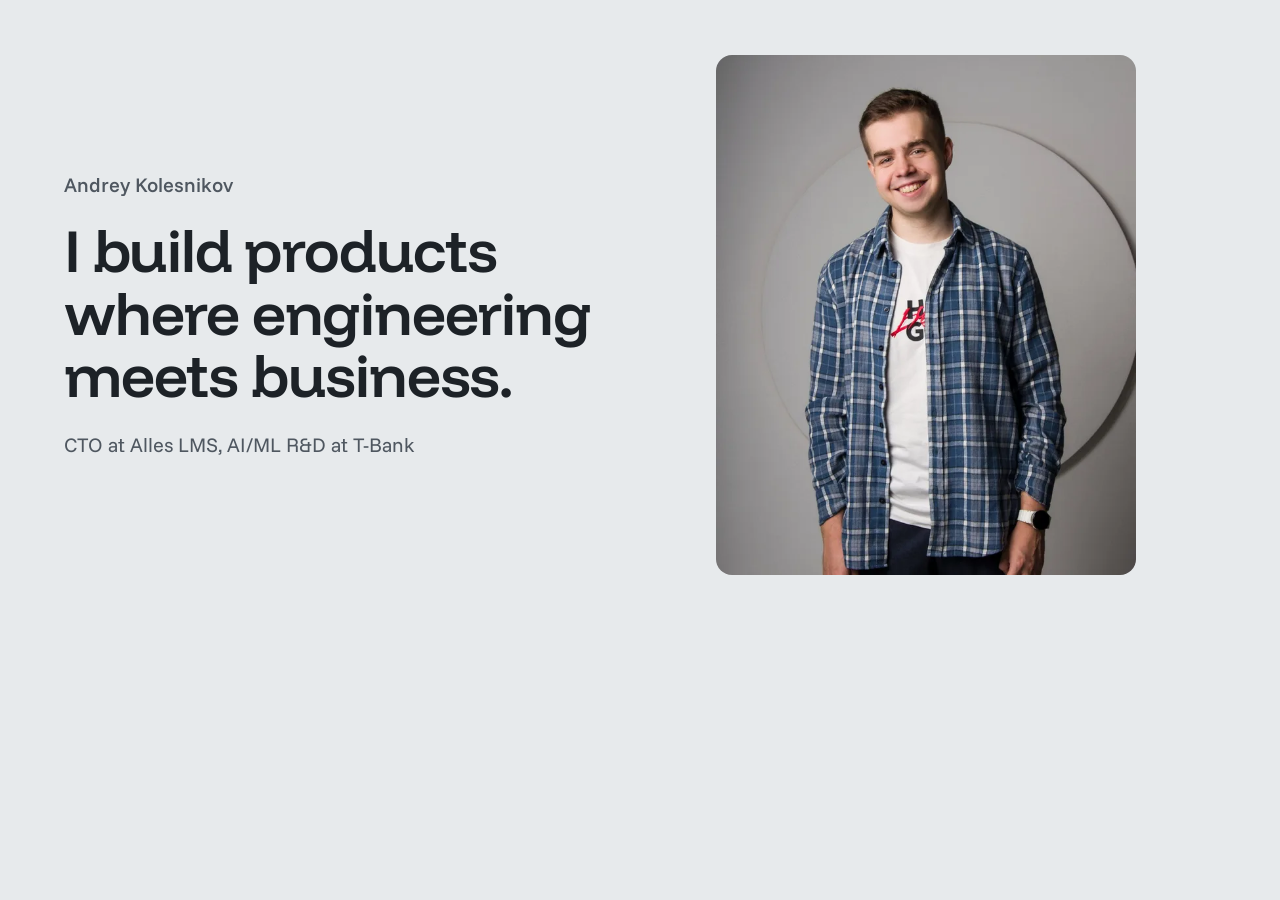
<file: og/index.html>
<!DOCTYPE html><html lang="en" class="-CZIBa_variable VgNKAq_variable"><head><meta charSet="utf-8"/><meta name="viewport" content="width=device-width, initial-scale=1"/><link rel="preload" href="/_next/static/media/funnel_display_latin_wght_normal-s.p.243r9qgrhotdb.woff2" as="font" crossorigin="" type="font/woff2"/><link rel="preload" href="/_next/static/media/funnel_sans_latin_wght_normal-s.p.0pv3gkf63w5v1.woff2" as="font" crossorigin="" type="font/woff2"/><link rel="preload" href="/img/hero-portrait-640.webp" as="image"/><link rel="stylesheet" href="/_next/static/chunks/1-k9t-9r6rq3l.css" data-precedence="next"/><link rel="preload" as="script" fetchPriority="low" href="/_next/static/chunks/1x6obpmlu1_c2.js"/><script src="/_next/static/chunks/2kzd2bib-2ux6.js" async=""></script><script src="/_next/static/chunks/28pq4oxu6pd3y.js" async=""></script><script src="/_next/static/chunks/29r-xunj0ib4x.js" async=""></script><script src="/_next/static/chunks/turbopack-3-ry682tkyiqk.js" async=""></script><script src="/_next/static/chunks/2qneqn9tdkxqv.js" async=""></script><script src="/_next/static/chunks/2n5qeheznvl4u.js" async=""></script><meta name="theme-color" content="#E7EAEC" media="(prefers-color-scheme: light)"/><meta name="theme-color" content="#14181B" media="(prefers-color-scheme: dark)"/><title>Social card</title><meta name="description" content="CTO at Alles LMS, AI/ML R&amp;D at T-Bank, co-founder of MIPT Business Club. I build products where engineering meets business."/><meta name="robots" content="noindex, nofollow"/><link rel="canonical" href="https://andreykolesnikov.github.io/"/><meta property="og:title" content="Andrey Kolesnikov · Engineering meets business"/><meta property="og:description" content="CTO at Alles LMS, AI/ML R&amp;D at T-Bank, co-founder of MIPT Business Club. I build products where engineering meets business."/><meta property="og:url" content="https://andreykolesnikov.github.io/"/><meta property="og:site_name" content="Andrey Kolesnikov"/><meta property="og:image" content="https://andreykolesnikov.github.io/og.png"/><meta property="og:image:width" content="1200"/><meta property="og:image:height" content="630"/><meta property="og:image:alt" content="Andrey Kolesnikov"/><meta property="og:type" content="profile"/><meta property="profile:first_name" content="Andrey"/><meta property="profile:last_name" content="Kolesnikov"/><meta name="twitter:card" content="summary_large_image"/><meta name="twitter:title" content="Andrey Kolesnikov · Engineering meets business"/><meta name="twitter:description" content="CTO at Alles LMS, AI/ML R&amp;D at T-Bank, co-founder of MIPT Business Club. I build products where engineering meets business."/><meta name="twitter:image" content="https://andreykolesnikov.github.io/og.png"/><link rel="icon" href="/icon.svg?icon.2fwg-gw52xx6p.svg" sizes="any" type="image/svg+xml"/><meta name="next-size-adjust" content=""/><script src="/_next/static/chunks/0cz1d0mv5g_q7.js" noModule=""></script></head><body class="bg-bg font-sans text-ink"><div hidden=""><!--$--><!--/$--></div><div class="flex h-[630px] w-[1200px] items-center gap-12 bg-[#E7EAEC] px-16 text-[#1D2227]"><div class="flex-1"><p class="text-xl font-medium text-[#4F5760]">Andrey Kolesnikov</p><p class="mt-5 font-display text-[60px] font-semibold leading-[1.04] tracking-[-0.02em]">I build products where engineering meets business.</p><p class="mt-6 text-xl text-[#4F5760]">CTO at Alles LMS, AI/ML R&amp;D at T-Bank</p></div><img src="/img/hero-portrait-640.webp" alt="" width="420" height="520" class="h-[520px] w-[420px] rounded-[16px] object-cover object-[50%_8%]"/></div><!--$--><!--/$--><script id="_R_">(globalThis["TURBOPACK"] || (globalThis["TURBOPACK"] = [])).push({"otherChunks":["static/chunks/1x6obpmlu1_c2.js","static/chunks/2kzd2bib-2ux6.js","static/chunks/28pq4oxu6pd3y.js","static/chunks/29r-xunj0ib4x.js"],"runtimeModuleIds":[94553]});</script><script src="/_next/static/chunks/1x6obpmlu1_c2.js" async=""></script><script>(self.__next_f=self.__next_f||[]).push([0])</script><script>self.__next_f.push([1,"1:\"$Sreact.fragment\"\n2:\"/_next/static/chunks/2qneqn9tdkxqv.js\"\n3:I[11414,[\"$2\"],\"Providers\"]\n4:I[39756,[\"$2\"],\"default\"]\n5:I[37457,[\"$2\"],\"default\"]\n6:\"/_next/static/chunks/2n5qeheznvl4u.js\"\n7:I[22016,[\"$2\",\"$6\"],\"\"]\nb:I[97367,[\"$2\"],\"OutletBoundary\"]\nc:\"$Sreact.suspense\"\ne:\"ViewportBoundary\"\nf:I[97367,[\"$2\"],\"$e\"]\n11:\"MetadataBoundary\"\n12:I[97367,[\"$2\"],\"$11\"]\n14:I[68027,[\"$2\"],\"default\",1]\n:HL[\"/_next/static/chunks/1-k9t-9r6rq3l.css\",\"style\"]\n:HL[\"/_next/static/media/funnel_display_latin_wght_normal-s.p.243r9qgrhotdb.woff2\",\"font\",{\"crossOrigin\":\"\",\"type\":\"font/woff2\"}]\n:HL[\"/_next/static/media/funnel_sans_latin_wght_normal-s.p.0pv3gkf63w5v1.woff2\",\"font\",{\"crossOrigin\":\"\",\"type\":\"font/woff2\"}]\n:HL[\"/img/hero-portrait-640.webp\",\"image\"]\n9:X\na:[[\"children\",{\"s\":\"__PAGE__\",\"h\":512,\"d\":{\"r\":[\"$\",\"$1\",\"c\",{\"children\":[[\"$\",\"div\",null,{\"className\":\"flex h-[630px] w-[1200px] items-center gap-12 bg-[#E7EAEC] px-16 text-[#1D2227]\",\"children\":[[\"$\",\"div\",null,{\"className\":\"flex-1\",\"children\":[[\"$\",\"p\",null,{\"className\":\"text-xl font-medium text-[#4F5760]\",\"children\":\"Andrey Kolesnikov\"}],[\"$\",\"p\",null,{\"className\":\"mt-5 font-display text-[60px] font-semibold leading-[1.04] tracking-[-0.02em]\",\"children\":\"I build products where engineering meets business.\"}],[\"$\",\"p\",null,{\"className\":\"mt-6 text-xl text-[#4F5760]\",\"children\":\"CTO at Alles LMS, AI/ML R\u0026D at T-Bank\"}]]}],[\"$\",\"img\",null,{\"src\":\"/img/hero-portrait-640.webp\",\"alt\":\"\",\"width\":420,\"height\":520,\"className\":\"h-[520px] w-[420px] rounded-[16px] object-cover object-[50%_8%]\"}]]}],null,[\"$\",\"$Lb\",null,{\"children\":[\"$\",\"$c\",null,{\"name\":\"Next.MetadataOutlet\",\"children\":\"$@d\"}]}]]}],\"p\":false,\"v\":null}}]]\n8:[[\"children\",{\"s\":\"og\",\"h\":512,\"d\":{\"r\":[\"$\",\"$1\",\"c\",{\"children\":[null,[\"$\",\"$L4\",null,{\"parallelRouterKey\":\"children\",\"error\":\"$undefined\",\"errorStyles\":\"$undefined\",\"errorScripts\":\"$undefined\",\"template\":[\"$\",\"$L5\",null,{}],\"templateStyles\":\"$undefined\",\"templateScripts\":\"$undefined\",\"notFound\":\"$undefined\",\"forbidden\":\"$undefined\",\"unauthorized\":\"$undefined\"}]]}],\"p\":false,\"v\":\"$9\"},\"c\":\"$Qa\"}]]\n0:{\"P\":null,\"c\":[\"\",\"og\",\"\"],\"q\":\"\",\"i\":false,\"t\":{\"t\":{\"s\":\"\",\"h\":528,\"d\":{\"r\":[\"$\",\"$1\",\"c\",{\"children\":[[[\"$\",\"link\",\"0\",{\"rel\":\"stylesheet\",\"href\":\"/_next/static/chunks/1-k9t-9r6rq3l.css\",\"precedence\":\"next\",\"crossOrigin\":\"$undefined\",\"nonce\":\"$undefined\"}],[\"$\",\"script\",\"script-0\",{\"src\":\"/_next/static/chunks/2qneqn9tdkxqv.js\",\"async\":true,\"nonce\":\"$undefined\"}]],[\"$\",\"html\",null,{\"lang\":\"en\",\"className\":\"-CZIBa_variable VgNKAq_variable\",\"children\":[\"$\",\"body\",null,{\"className\":\"bg-bg font-sans text-ink\",\"children\":[\"$\",\"$L3\",null,{\"children\":[\"$\",\"$L4\",null,{\"parallelRouterKey\":\"children\",\"error\":\"$undefined\",\"errorStyles\":\"$undefined\",\"errorScripts\":\"$undefined\",\"template\":[\"$\",\"$L5\",null,{}],\"templateStyles\":\"$undefined\",\"templateScripts\":\"$undefined\",\"notFound\":[[\"$\",\"main\",null,{\"className\":\"mx-auto flex min-h-[100dvh] max-w-[1440px] flex-col items-start justify-center gap-6 px-6 md:px-20\",\"children\":[[\"$\",\"h1\",null,{\"className\":\"font-display text-5xl font-semibold tracking-[-0.02em]\",\"children\":\"Page not found\"}],[\"$\",\"$L7\",null,{\"href\":\"/\",\"className\":\"text-lg font-medium underline underline-offset-4\",\"children\":\"Back to the home page\"}]]}],[]],\"forbidden\":\"$undefined\",\"unauthorized\":\"$undefined\"}]}]}]}]]}],\"p\":false,\"v\":null},\"c\":\"$Q8\"},\"h\":{\"r\":[\"$\",\"$1\",\"h\",{\"children\":[null,[\"$\",\"$Lf\",null,{\"children\":\"$L10\"}],[\"$\",\"$L12\",null,{\"children\":[[\"$\",\"div\",null,{\"hidden\":true,\"children\":[\"$\",\"$c\",null,{\"name\":\"Next.Metadata\",\"children\":\"$L13\"}]}],null]}],[\"$\",\"meta\",null,{\"name\":\"next-size-adjust\",\"content\":\"\"}]]}],\"p\":false,\"v\":null}},\"m\":\"$undefined\",\"G\":[\"$14\",[[\"$\",\"link\",\"0\",{\"rel\":\"stylesheet\",\"href\":\"/_next/static/chunks/1-k9t-9r6rq3l.css\",\"precedence\":\"next\",\"crossOrigin\":\"$undefined\",\"nonce\":\"$undefined\"}]]],\"S\":true,\"r\":\"$undefined\",\"s\":\"$undefined\",\"a\":\"$undefined\",\"l\":\"$undefined\",\"p\":\"$undefined\",\"d\":\"$undefined\",\"b\":\"MpMN33bdhj82-NbSLyRq3\"}\n9:C\n10:[[\"$\",\"meta\",\"0\",{\"charSet\":\"utf-8\"}],[\"$\",\"meta\",\"1\",{\"name\":\"viewport\",\"content\":\"width=device-width, initial-scale=1\"}],[\"$\",\"meta\",\"2\",{\"name\":\"theme-color\",\"content\":\"#E7EAEC\",\"media\":\"(prefers-color-scheme: light)\"}],[\"$\",\"meta\",\"3\",{\"name\":\"theme-color\",\"content\":\"#14181B\",\"media\":\"(prefers-color-scheme: dark)\"}]]\n15:I[27201,[\"$2\"],\"IconMark\"]\nd:null\n13:[[\"$\",\"title\",\"0\",{\"children\":\"Social card\"}],[\"$\",\"meta\",\"1\",{\"name\":\"description\",\"content\":\"CTO at Alles LMS, AI/ML R\u0026D at T-Bank, co-founder of MIPT Business Club. I build products where engineering meets business.\"}],[\"$\",\"meta\",\"2\",{\"name\":\"robots\",\"content\":\"noindex, nofollow\"}],[\"$\",\"link\",\"3\",{\"rel\":\"canonical\",\"href\":\"https://andreykolesnikov.github.io/\"}],[\"$\",\"meta\",\"4\",{\"property\":\"og:title\",\"content\":\"Andrey Kolesnikov · Engineering meets business\"}],[\"$\",\"meta\",\"5\",{\"property\":\"og:description\",\"content\":\"CTO at Alles LMS, AI/ML R\u0026D at T-Bank, co-founder of MIPT Business Club. I build products where engineering meets business.\"}],[\"$\",\"meta\",\"6\",{\"property\":\"og:url\",\"content\":\"https://andreykolesnikov.github.io/\"}],[\"$\",\"meta\",\"7\",{\"property\":\"og:site_name\",\"content\":\"Andrey Kolesnikov\"}],[\"$\",\"meta\",\"8\",{\"property\":\"og:image\",\"content\":\"https://andreykolesnikov.github.io/og.png\"}],[\"$\",\"meta\",\"9\",{\"property\":\"og:image:width\",\"content\":\"1200\"}],[\"$\",\"meta\",\"10\",{\"property\":\"og:image:height\",\"content\":\"630\"}],[\"$\",\"meta\",\"11\",{\"property\":\"og:image:alt\",\"content\":\"Andrey Kolesnikov\"}],[\"$\",\"meta\",\"12\",{\"property\":\"og:type\",\"content\":\"profile\"}],[\"$\",\"meta\",\"13\",{\"property\":\"profile:first_name\",\"content\":\"Andrey\"}],[\"$\",\"meta\",\"14\",{\"property\":\"profile:last_name\",\"content\":\"Kolesnikov\"}],[\"$\",\"meta\",\"15\",{\"name\":\"twitter:card\",\"content\":\"summary_large_image\"}],[\"$\",\"meta\",\"16\",{\"name\":\"twitter:title\",\"content\":\"Andrey Kolesnikov · Engineering meets business\"}],[\"$\",\"meta\",\"17\",{\"name\":\"twitter:description\",\"content\":\"CTO at Alles LMS, AI/ML R\u0026D at T-Bank, co-founder of MIPT Business Club. I build products where engineering meets business.\"}],[\"$\",\"meta\",\"18\",{\"name\":\"twitter:image\",\"content\":\"https://andreykolesnikov.github.io/og.png\"}],[\"$\",\"link\",\"19\",{\"rel\":\"icon\",\"href\":\"/icon.svg?icon.2fwg-gw52xx6p.svg\",\"sizes\":\"any\",\"type\":\"image/svg+xml\"}],[\"$\",\"$L15\",\"20\",{}]]\n"])</script></body></html>
</file>
<file: _next/static/chunks/1-k9t-9r6rq3l.css>
@layer properties{@supports (((-webkit-hyphens:none)) and (not (margin-trim:inline))) or ((-moz-orient:inline) and (not (color:rgb(from red r g b)))){*,:before,:after,::backdrop{--tw-translate-x:0;--tw-translate-y:0;--tw-translate-z:0;--tw-rotate-x:initial;--tw-rotate-y:initial;--tw-rotate-z:initial;--tw-skew-x:initial;--tw-skew-y:initial;--tw-border-style:solid;--tw-leading:initial;--tw-font-weight:initial;--tw-tracking:initial;--tw-ordinal:initial;--tw-slashed-zero:initial;--tw-numeric-figure:initial;--tw-numeric-spacing:initial;--tw-numeric-fraction:initial;--tw-shadow:0 0 #0000;--tw-shadow-color:initial;--tw-shadow-alpha:100%;--tw-inset-shadow:0 0 #0000;--tw-inset-shadow-color:initial;--tw-inset-shadow-alpha:100%;--tw-ring-color:initial;--tw-ring-shadow:0 0 #0000;--tw-inset-ring-color:initial;--tw-inset-ring-shadow:0 0 #0000;--tw-ring-inset:initial;--tw-ring-offset-width:0px;--tw-ring-offset-color:#fff;--tw-ring-offset-shadow:0 0 #0000;--tw-outline-style:solid;--tw-backdrop-blur:initial;--tw-backdrop-brightness:initial;--tw-backdrop-contrast:initial;--tw-backdrop-grayscale:initial;--tw-backdrop-hue-rotate:initial;--tw-backdrop-invert:initial;--tw-backdrop-opacity:initial;--tw-backdrop-saturate:initial;--tw-backdrop-sepia:initial;--tw-duration:initial;--tw-ease:initial;--tw-content:"";--tw-scale-x:1;--tw-scale-y:1;--tw-scale-z:1}}}@layer theme{:root,:host{--font-sans:var(--font-funnel-sans), ui-sans-serif, system-ui, sans-serif;--font-mono:ui-monospace, SFMono-Regular, Menlo, Monaco, Consolas, "Liberation Mono", "Courier New", monospace;--color-white:#fff;--spacing:.25rem;--text-sm:.875rem;--text-sm--line-height:calc(1.25 / .875);--text-base:1rem;--text-base--line-height:calc(1.5 / 1);--text-lg:1.125rem;--text-lg--line-height:calc(1.75 / 1.125);--text-xl:1.25rem;--text-xl--line-height:calc(1.75 / 1.25);--text-2xl:1.5rem;--text-2xl--line-height:calc(2 / 1.5);--text-4xl:2.25rem;--text-4xl--line-height:calc(2.5 / 2.25);--text-5xl:3rem;--text-5xl--line-height:1;--font-weight-normal:400;--font-weight-medium:500;--font-weight-semibold:600;--blur-md:12px;--default-transition-duration:.15s;--default-transition-timing-function:cubic-bezier(.4, 0, .2, 1);--default-font-family:var(--font-funnel-sans), ui-sans-serif, system-ui, sans-serif;--default-mono-font-family:var(--font-mono);--color-bg:var(--bg);--color-surface:var(--surface);--color-slate:var(--slate);--color-ink:var(--ink);--color-muted:var(--muted);--color-accent:var(--accent);--color-on-accent:var(--on-accent);--font-display:var(--font-funnel-display), ui-sans-serif, system-ui, sans-serif;--radius-card:16px;--radius-media:12px;--ease-out-expo:cubic-bezier(.16, 1, .3, 1)}}@layer base{*,:after,:before,::backdrop{box-sizing:border-box;border:0 solid;margin:0;padding:0}::file-selector-button{box-sizing:border-box;border:0 solid;margin:0;padding:0}html,:host{-webkit-text-size-adjust:100%;tab-size:4;line-height:1.5;font-family:var(--default-font-family,-apple-system, BlinkMacSystemFont, "Segoe UI", Roboto, "Helvetica Neue", "Noto Sans", Arial, sans-serif, "Apple Color Emoji", "Segoe UI Emoji", "Segoe UI Symbol", "Noto Color Emoji");font-feature-settings:var(--default-font-feature-settings,normal);font-variation-settings:var(--default-font-variation-settings,normal);-webkit-tap-highlight-color:transparent}hr{height:0;color:inherit;border-top-width:1px}abbr:where([title]){-webkit-text-decoration:underline dotted;text-decoration:underline dotted}h1,h2,h3,h4,h5,h6{font-size:inherit;font-weight:inherit}a{color:inherit;-webkit-text-decoration:inherit;-webkit-text-decoration:inherit;-webkit-text-decoration:inherit;-webkit-text-decoration:inherit;text-decoration:inherit}b,strong{font-weight:bolder}code,kbd,samp,pre{font-family:var(--default-mono-font-family,ui-monospace, SFMono-Regular, Menlo, Monaco, Consolas, "Liberation Mono", "Courier New", monospace);font-feature-settings:var(--default-mono-font-feature-settings,normal);font-variation-settings:var(--default-mono-font-variation-settings,normal);font-size:1em}small{font-size:80%}sub,sup{vertical-align:baseline;font-size:75%;line-height:0;position:relative}sub{bottom:-.25em}sup{top:-.5em}table{text-indent:0;border-color:inherit;border-collapse:collapse}:-moz-focusring:where(:not(iframe)){outline:auto}progress{vertical-align:baseline}summary{display:list-item}ol,ul,menu{list-style:none}img,svg,video,canvas,audio,iframe,embed,object{vertical-align:middle;display:block}img,video{max-width:100%;height:auto}button,input,select,optgroup,textarea{font:inherit;font-feature-settings:inherit;font-variation-settings:inherit;letter-spacing:inherit;color:inherit;opacity:1;background-color:#0000;border-radius:0}::file-selector-button{font:inherit;font-feature-settings:inherit;font-variation-settings:inherit;letter-spacing:inherit;color:inherit;opacity:1;background-color:#0000;border-radius:0}:where(select:is([multiple],[size])) optgroup{font-weight:bolder}:where(select:is([multiple],[size])) optgroup option{padding-inline-start:20px}::file-selector-button{margin-inline-end:4px}::placeholder{opacity:1}@supports (not ((-webkit-appearance:-apple-pay-button))) or (contain-intrinsic-size:1px){::placeholder{color:currentColor}@supports (color:color-mix(in lab, red, red)){::placeholder{color:color-mix(in oklab, currentcolor 50%, transparent)}}}textarea{resize:vertical}::-webkit-search-decoration{-webkit-appearance:none}::-webkit-date-and-time-value{min-height:1lh;text-align:inherit}::-webkit-datetime-edit{display:inline-flex}::-webkit-datetime-edit-fields-wrapper{padding:0}::-webkit-datetime-edit{padding-block:0}::-webkit-datetime-edit-year-field{padding-block:0}::-webkit-datetime-edit-month-field{padding-block:0}::-webkit-datetime-edit-day-field{padding-block:0}::-webkit-datetime-edit-hour-field{padding-block:0}::-webkit-datetime-edit-minute-field{padding-block:0}::-webkit-datetime-edit-second-field{padding-block:0}::-webkit-datetime-edit-millisecond-field{padding-block:0}::-webkit-datetime-edit-meridiem-field{padding-block:0}::-webkit-calendar-picker-indicator{line-height:1}:-moz-ui-invalid{box-shadow:none}button,input:where([type=button],[type=reset],[type=submit]){appearance:button}::file-selector-button{appearance:button}::-webkit-inner-spin-button{height:auto}::-webkit-outer-spin-button{height:auto}[hidden]:where(:not([hidden=until-found])){display:none!important}html{background:var(--bg);color:var(--ink);-webkit-font-smoothing:antialiased}@media (prefers-reduced-motion:no-preference){html{scroll-behavior:smooth}}:focus-visible{outline:2px solid var(--accent);outline-offset:3px;border-radius:4px}::selection{background:var(--accent);color:var(--on-accent)}section[id]{scroll-margin-top:96px}}@layer components;@layer utilities{.pointer-events-auto{pointer-events:auto}.pointer-events-none{pointer-events:none}.collapse{visibility:collapse}.invisible{visibility:hidden}.visible{visibility:visible}.sr-only{clip-path:inset(50%);white-space:nowrap;border-width:0;width:1px;height:1px;margin:-1px;padding:0;position:absolute;overflow:hidden}.absolute{position:absolute}.fixed{position:fixed}.relative{position:relative}.static{position:static}.sticky{position:sticky}.inset-0{inset:0}.inset-x-0{inset-inline:0}.top-0{top:0}.top-1\/2{top:50%}.top-2{top:calc(var(--spacing) * 2)}.right-0{right:0}.bottom-6{bottom:calc(var(--spacing) * 6)}.left-0{left:0}.left-1\/2{left:50%}.z-10{z-index:10}.z-40{z-index:40}.z-50{z-index:50}.order-1{order:1}.order-2{order:2}.container{width:100%}@media (min-width:40rem){.container{max-width:40rem}}@media (min-width:48rem){.container{max-width:48rem}}@media (min-width:64rem){.container{max-width:64rem}}@media (min-width:80rem){.container{max-width:80rem}}@media (min-width:96rem){.container{max-width:96rem}}.m-2{margin:calc(var(--spacing) * 2)}.mx-auto{margin-inline:auto}.mt-1{margin-top:var(--spacing)}.mt-1\.5{margin-top:calc(var(--spacing) * 1.5)}.mt-2{margin-top:calc(var(--spacing) * 2)}.mt-2\.5{margin-top:calc(var(--spacing) * 2.5)}.mt-3{margin-top:calc(var(--spacing) * 3)}.mt-4{margin-top:calc(var(--spacing) * 4)}.mt-5{margin-top:calc(var(--spacing) * 5)}.mt-6{margin-top:calc(var(--spacing) * 6)}.mt-8{margin-top:calc(var(--spacing) * 8)}.mt-10{margin-top:calc(var(--spacing) * 10)}.mt-12{margin-top:calc(var(--spacing) * 12)}.mt-16{margin-top:calc(var(--spacing) * 16)}.mt-20{margin-top:calc(var(--spacing) * 20)}.mt-\[7px\]{margin-top:7px}.mt-\[13px\]{margin-top:13px}.block{display:block}.contents{display:contents}.flex{display:flex}.grid{display:grid}.hidden{display:none}.inline{display:inline}.inline-flex{display:inline-flex}.table{display:table}.aspect-\[310\/440\]{aspect-ratio:310/440}.aspect-\[342\/360\]{aspect-ratio:342/360}.aspect-\[342\/380\]{aspect-ratio:342/380}.aspect-\[620\/480\]{aspect-ratio:620/480}.aspect-\[1152\/928\]{aspect-ratio:1152/928}.size-10{width:calc(var(--spacing) * 10);height:calc(var(--spacing) * 10)}.h-1{height:var(--spacing)}.h-14{height:calc(var(--spacing) * 14)}.h-16{height:calc(var(--spacing) * 16)}.h-\[92dvh\]{height:92dvh}.h-\[520px\]{height:520px}.h-\[630px\]{height:630px}.h-auto{height:auto}.h-full{height:100%}.h-px{height:1px}.h-screen{height:100vh}.max-h-\[40dvh\]{max-height:40dvh}.max-h-\[92dvh\]{max-height:92dvh}.min-h-\[100dvh\]{min-height:100dvh}.w-2\.5{width:calc(var(--spacing) * 2.5)}.w-4{width:calc(var(--spacing) * 4)}.w-10{width:calc(var(--spacing) * 10)}.w-\[420px\]{width:420px}.w-\[1200px\]{width:1200px}.w-\[calc\(100\%-2rem\)\]{width:calc(100% - 2rem)}.w-fit{width:fit-content}.w-full{width:100%}.w-px{width:1px}.max-w-\[150mm\]{max-width:150mm}.max-w-\[260px\]{max-width:260px}.max-w-\[340px\]{max-width:340px}.max-w-\[480px\]{max-width:480px}.max-w-\[520px\]{max-width:520px}.max-w-\[560px\]{max-width:560px}.max-w-\[640px\]{max-width:640px}.max-w-\[720px\]{max-width:720px}.max-w-\[1000px\]{max-width:1000px}.max-w-\[1100px\]{max-width:1100px}.max-w-\[1440px\]{max-width:1440px}.flex-1{flex:1}.shrink-0{flex-shrink:0}.origin-top{transform-origin:top}.-translate-x-1\/2{--tw-translate-x:calc(calc(1 / 2 * 100%) * -1);translate:var(--tw-translate-x) var(--tw-translate-y)}.-translate-x-\[101\%\]{--tw-translate-x:calc(101% * -1);translate:var(--tw-translate-x) var(--tw-translate-y)}.-translate-y-1\/2{--tw-translate-y:calc(calc(1 / 2 * 100%) * -1);translate:var(--tw-translate-x) var(--tw-translate-y)}.transform{transform:var(--tw-rotate-x,) var(--tw-rotate-y,) var(--tw-rotate-z,) var(--tw-skew-x,) var(--tw-skew-y,)}.touch-none{touch-action:none}.list-disc{list-style-type:disc}.break-inside-avoid{break-inside:avoid}.grid-cols-2{grid-template-columns:repeat(2,minmax(0,1fr))}.grid-cols-\[28mm_1fr\]{grid-template-columns:28mm 1fr}.flex-col{flex-direction:column}.flex-col-reverse{flex-direction:column-reverse}.flex-wrap{flex-wrap:wrap}.place-items-center{place-items:center}.items-baseline{align-items:baseline}.items-center{align-items:center}.items-end{align-items:flex-end}.items-start{align-items:flex-start}.justify-between{justify-content:space-between}.justify-center{justify-content:center}.justify-end{justify-content:flex-end}.gap-1{gap:var(--spacing)}.gap-1\.5{gap:calc(var(--spacing) * 1.5)}.gap-2{gap:calc(var(--spacing) * 2)}.gap-2\.5{gap:calc(var(--spacing) * 2.5)}.gap-3{gap:calc(var(--spacing) * 3)}.gap-3\.5{gap:calc(var(--spacing) * 3.5)}.gap-4{gap:calc(var(--spacing) * 4)}.gap-5{gap:calc(var(--spacing) * 5)}.gap-6{gap:calc(var(--spacing) * 6)}.gap-7{gap:calc(var(--spacing) * 7)}.gap-8{gap:calc(var(--spacing) * 8)}.gap-9{gap:calc(var(--spacing) * 9)}.gap-10{gap:calc(var(--spacing) * 10)}.gap-12{gap:calc(var(--spacing) * 12)}.gap-x-4{column-gap:calc(var(--spacing) * 4)}.gap-x-5{column-gap:calc(var(--spacing) * 5)}.gap-x-6{column-gap:calc(var(--spacing) * 6)}.gap-y-1{row-gap:var(--spacing)}.gap-y-1\.5{row-gap:calc(var(--spacing) * 1.5)}.gap-y-4{row-gap:calc(var(--spacing) * 4)}.gap-y-10{row-gap:calc(var(--spacing) * 10)}.gap-y-\[18px\]{row-gap:18px}.overflow-hidden{overflow:hidden}.overflow-y-auto{overflow-y:auto}.rounded-\[16px\],.rounded-card{border-radius:16px}.rounded-full{border-radius:2147483647px}.rounded-media{border-radius:12px}.rounded-t-card{border-top-left-radius:16px;border-top-right-radius:16px}.border{border-style:var(--tw-border-style);border-width:1px}.border-0{border-style:var(--tw-border-style);border-width:0}.border-t{border-top-style:var(--tw-border-style);border-top-width:1px}.border-b{border-bottom-style:var(--tw-border-style);border-bottom-width:1px}.border-\[\#1D2227\]\/15{border-color:#1d222726;border-color:lab(12.8795% -1.29206 -4.17615/.15)}.border-ink\/8{border-color:var(--ink)}@supports (color:color-mix(in lab, red, red)){.border-ink\/8{border-color:color-mix(in oklab, var(--ink) 8%, transparent)}}.border-ink\/12{border-color:var(--ink)}@supports (color:color-mix(in lab, red, red)){.border-ink\/12{border-color:color-mix(in oklab, var(--ink) 12%, transparent)}}.border-ink\/14{border-color:var(--ink)}@supports (color:color-mix(in lab, red, red)){.border-ink\/14{border-color:color-mix(in oklab, var(--ink) 14%, transparent)}}.border-ink\/28{border-color:var(--ink)}@supports (color:color-mix(in lab, red, red)){.border-ink\/28{border-color:color-mix(in oklab, var(--ink) 28%, transparent)}}.bg-\[\#101010\]{background-color:#101010}.bg-\[\#A84E30\]{background-color:#a84e30}.bg-\[\#E7EAEC\]{background-color:#e7eaec}.bg-accent{background-color:var(--accent)}.bg-bg{background-color:var(--bg)}.bg-ink,.bg-ink\/10{background-color:var(--ink)}@supports (color:color-mix(in lab, red, red)){.bg-ink\/10{background-color:color-mix(in oklab, var(--ink) 10%, transparent)}}.bg-ink\/14{background-color:var(--ink)}@supports (color:color-mix(in lab, red, red)){.bg-ink\/14{background-color:color-mix(in oklab, var(--ink) 14%, transparent)}}.bg-ink\/20{background-color:var(--ink)}@supports (color:color-mix(in lab, red, red)){.bg-ink\/20{background-color:color-mix(in oklab, var(--ink) 20%, transparent)}}.bg-ink\/40{background-color:var(--ink)}@supports (color:color-mix(in lab, red, red)){.bg-ink\/40{background-color:color-mix(in oklab, var(--ink) 40%, transparent)}}.bg-slate{background-color:var(--slate)}.bg-surface,.bg-surface\/80{background-color:var(--surface)}@supports (color:color-mix(in lab, red, red)){.bg-surface\/80{background-color:color-mix(in oklab, var(--surface) 80%, transparent)}}.bg-surface\/90{background-color:var(--surface)}@supports (color:color-mix(in lab, red, red)){.bg-surface\/90{background-color:color-mix(in oklab, var(--surface) 90%, transparent)}}.bg-white{background-color:var(--color-white)}.object-cover{object-fit:cover}.object-\[50\%_8\%\]{object-position:50% 8%}.object-top{object-position:top}.p-6{padding:calc(var(--spacing) * 6)}.px-3{padding-inline:calc(var(--spacing) * 3)}.px-4{padding-inline:calc(var(--spacing) * 4)}.px-5{padding-inline:calc(var(--spacing) * 5)}.px-6{padding-inline:calc(var(--spacing) * 6)}.px-7{padding-inline:calc(var(--spacing) * 7)}.px-16{padding-inline:calc(var(--spacing) * 16)}.px-\[22px\]{padding-inline:22px}.py-2{padding-block:calc(var(--spacing) * 2)}.py-3{padding-block:calc(var(--spacing) * 3)}.py-4{padding-block:calc(var(--spacing) * 4)}.py-6{padding-block:calc(var(--spacing) * 6)}.py-7{padding-block:calc(var(--spacing) * 7)}.py-8{padding-block:calc(var(--spacing) * 8)}.py-\[15px\]{padding-block:15px}.pt-5{padding-top:calc(var(--spacing) * 5)}.pt-6{padding-top:calc(var(--spacing) * 6)}.pt-24{padding-top:calc(var(--spacing) * 24)}.pt-\[18px\]{padding-top:18px}.pt-\[76px\]{padding-top:76px}.pt-\[88px\]{padding-top:88px}.pr-3{padding-right:calc(var(--spacing) * 3)}.pr-10{padding-right:calc(var(--spacing) * 10)}.pb-1\.5{padding-bottom:calc(var(--spacing) * 1.5)}.pb-5{padding-bottom:calc(var(--spacing) * 5)}.pb-6{padding-bottom:calc(var(--spacing) * 6)}.pb-10{padding-bottom:calc(var(--spacing) * 10)}.pb-14{padding-bottom:calc(var(--spacing) * 14)}.pb-24{padding-bottom:calc(var(--spacing) * 24)}.pb-28{padding-bottom:calc(var(--spacing) * 28)}.pb-\[0\.08em\]{padding-bottom:.08em}.pl-4{padding-left:calc(var(--spacing) * 4)}.pl-6{padding-left:calc(var(--spacing) * 6)}.pl-8{padding-left:calc(var(--spacing) * 8)}.text-left{text-align:left}.font-display{font-family:var(--font-funnel-display), ui-sans-serif, system-ui, sans-serif}.font-sans{font-family:var(--font-funnel-sans), ui-sans-serif, system-ui, sans-serif}.text-2xl{font-size:var(--text-2xl);line-height:var(--tw-leading,var(--text-2xl--line-height))}.text-4xl{font-size:var(--text-4xl);line-height:var(--tw-leading,var(--text-4xl--line-height))}.text-5xl{font-size:var(--text-5xl);line-height:var(--tw-leading,var(--text-5xl--line-height))}.text-base{font-size:var(--text-base);line-height:var(--tw-leading,var(--text-base--line-height))}.text-lg{font-size:var(--text-lg);line-height:var(--tw-leading,var(--text-lg--line-height))}.text-sm{font-size:var(--text-sm);line-height:var(--tw-leading,var(--text-sm--line-height))}.text-xl{font-size:var(--text-xl);line-height:var(--tw-leading,var(--text-xl--line-height))}.text-\[9pt\]{font-size:9pt}.text-\[10\.5pt\]{font-size:10.5pt}.text-\[11pt\]{font-size:11pt}.text-\[13px\]{font-size:13px}.text-\[15px\]{font-size:15px}.text-\[17px\]{font-size:17px}.text-\[22px\]{font-size:22px}.text-\[26pt\]{font-size:26pt}.text-\[26px\]{font-size:26px}.text-\[28px\]{font-size:28px}.text-\[30px\]{font-size:30px}.text-\[32px\]{font-size:32px}.text-\[44px\]{font-size:44px}.text-\[56px\]{font-size:56px}.text-\[60px\]{font-size:60px}.leading-\[1\.1\]{--tw-leading:1.1;line-height:1.1}.leading-\[1\.04\]{--tw-leading:1.04;line-height:1.04}.leading-\[1\.5\]{--tw-leading:1.5;line-height:1.5}.leading-\[1\.06\]{--tw-leading:1.06;line-height:1.06}.leading-\[1\.6\]{--tw-leading:1.6;line-height:1.6}.leading-\[1\.08\]{--tw-leading:1.08;line-height:1.08}.leading-\[1\.25\]{--tw-leading:1.25;line-height:1.25}.leading-\[1\.45\]{--tw-leading:1.45;line-height:1.45}.leading-\[1\.55\]{--tw-leading:1.55;line-height:1.55}.leading-none{--tw-leading:1;line-height:1}.font-medium{--tw-font-weight:var(--font-weight-medium);font-weight:var(--font-weight-medium)}.font-normal{--tw-font-weight:var(--font-weight-normal);font-weight:var(--font-weight-normal)}.font-semibold{--tw-font-weight:var(--font-weight-semibold);font-weight:var(--font-weight-semibold)}.tracking-\[-0\.02em\]{--tw-tracking:-.02em;letter-spacing:-.02em}.tracking-\[-0\.03em\]{--tw-tracking:-.03em;letter-spacing:-.03em}.tracking-\[-0\.04em\]{--tw-tracking:-.04em;letter-spacing:-.04em}.tracking-\[-0\.005em\]{--tw-tracking:-.005em;letter-spacing:-.005em}.tracking-\[-0\.015em\]{--tw-tracking:-.015em;letter-spacing:-.015em}.whitespace-nowrap{white-space:nowrap}.text-\[\#1D2227\]{color:#1d2227}.text-\[\#4F5760\]{color:#4f5760}.text-\[\#A84E30\]{color:#a84e30}.text-accent{color:var(--accent)}.text-bg{color:var(--bg)}.text-ink,.text-ink\/80{color:var(--ink)}@supports (color:color-mix(in lab, red, red)){.text-ink\/80{color:color-mix(in oklab, var(--ink) 80%, transparent)}}.text-muted{color:var(--muted)}.text-on-accent{color:var(--on-accent)}.uppercase{text-transform:uppercase}.tabular-nums{--tw-numeric-spacing:tabular-nums;font-variant-numeric:var(--tw-ordinal,) var(--tw-slashed-zero,) var(--tw-numeric-figure,) var(--tw-numeric-spacing,) var(--tw-numeric-fraction,)}.underline{text-decoration-line:underline}.underline-offset-4{text-underline-offset:4px}.opacity-0{opacity:0}.opacity-100{opacity:1}.shadow-\[0_12px_32px_-16px_rgb\(29_34_39\/0\.35\)\]{--tw-shadow:0 12px 32px -16px var(--tw-shadow-color,#1d222759);box-shadow:var(--tw-inset-shadow), var(--tw-inset-ring-shadow), var(--tw-ring-offset-shadow), var(--tw-ring-shadow), var(--tw-shadow)}.ring{--tw-ring-shadow:var(--tw-ring-inset,) 0 0 0 calc(1px + var(--tw-ring-offset-width)) var(--tw-ring-color,currentcolor);box-shadow:var(--tw-inset-shadow), var(--tw-inset-ring-shadow), var(--tw-ring-offset-shadow), var(--tw-ring-shadow), var(--tw-shadow)}.outline{outline-style:var(--tw-outline-style);outline-width:1px}.backdrop-blur{--tw-backdrop-blur:blur(8px);-webkit-backdrop-filter:var(--tw-backdrop-blur,) var(--tw-backdrop-brightness,) var(--tw-backdrop-contrast,) var(--tw-backdrop-grayscale,) var(--tw-backdrop-hue-rotate,) var(--tw-backdrop-invert,) var(--tw-backdrop-opacity,) var(--tw-backdrop-saturate,) var(--tw-backdrop-sepia,);backdrop-filter:var(--tw-backdrop-blur,) var(--tw-backdrop-brightness,) var(--tw-backdrop-contrast,) var(--tw-backdrop-grayscale,) var(--tw-backdrop-hue-rotate,) var(--tw-backdrop-invert,) var(--tw-backdrop-opacity,) var(--tw-backdrop-saturate,) var(--tw-backdrop-sepia,)}.backdrop-blur-md{--tw-backdrop-blur:blur(var(--blur-md));-webkit-backdrop-filter:var(--tw-backdrop-blur,) var(--tw-backdrop-brightness,) var(--tw-backdrop-contrast,) var(--tw-backdrop-grayscale,) var(--tw-backdrop-hue-rotate,) var(--tw-backdrop-invert,) var(--tw-backdrop-opacity,) var(--tw-backdrop-saturate,) var(--tw-backdrop-sepia,);backdrop-filter:var(--tw-backdrop-blur,) var(--tw-backdrop-brightness,) var(--tw-backdrop-contrast,) var(--tw-backdrop-grayscale,) var(--tw-backdrop-hue-rotate,) var(--tw-backdrop-invert,) var(--tw-backdrop-opacity,) var(--tw-backdrop-saturate,) var(--tw-backdrop-sepia,)}.backdrop-filter{-webkit-backdrop-filter:var(--tw-backdrop-blur,) var(--tw-backdrop-brightness,) var(--tw-backdrop-contrast,) var(--tw-backdrop-grayscale,) var(--tw-backdrop-hue-rotate,) var(--tw-backdrop-invert,) var(--tw-backdrop-opacity,) var(--tw-backdrop-saturate,) var(--tw-backdrop-sepia,);backdrop-filter:var(--tw-backdrop-blur,) var(--tw-backdrop-brightness,) var(--tw-backdrop-contrast,) var(--tw-backdrop-grayscale,) var(--tw-backdrop-hue-rotate,) var(--tw-backdrop-invert,) var(--tw-backdrop-opacity,) var(--tw-backdrop-saturate,) var(--tw-backdrop-sepia,)}.transition{transition-property:color,background-color,border-color,outline-color,text-decoration-color,fill,stroke,--tw-gradient-from,--tw-gradient-via,--tw-gradient-to,opacity,box-shadow,transform,translate,scale,rotate,filter,-webkit-backdrop-filter,backdrop-filter,display,content-visibility,overlay,pointer-events;transition-timing-function:var(--tw-ease,var(--default-transition-timing-function));transition-duration:var(--tw-duration,var(--default-transition-duration))}.transition-\[background-color\,border-color\,scale\]{transition-property:background-color,border-color,scale;transition-timing-function:var(--tw-ease,var(--default-transition-timing-function));transition-duration:var(--tw-duration,var(--default-transition-duration))}.transition-colors{transition-property:color,background-color,border-color,outline-color,text-decoration-color,fill,stroke,--tw-gradient-from,--tw-gradient-via,--tw-gradient-to;transition-timing-function:var(--tw-ease,var(--default-transition-timing-function));transition-duration:var(--tw-duration,var(--default-transition-duration))}.transition-opacity{transition-property:opacity;transition-timing-function:var(--tw-ease,var(--default-transition-timing-function));transition-duration:var(--tw-duration,var(--default-transition-duration))}.transition-transform{transition-property:transform,translate,scale,rotate;transition-timing-function:var(--tw-ease,var(--default-transition-timing-function));transition-duration:var(--tw-duration,var(--default-transition-duration))}.duration-200{--tw-duration:.2s;transition-duration:.2s}.duration-300{--tw-duration:.3s;transition-duration:.3s}.duration-500{--tw-duration:.5s;transition-duration:.5s}.ease-out-expo{--tw-ease:cubic-bezier(.16, 1, .3, 1);transition-timing-function:cubic-bezier(.16,1,.3,1)}@media (hover:hover){.group-hover\:translate-x-\[3px\]:is(:where(.group):hover *){--tw-translate-x:3px;translate:var(--tw-translate-x) var(--tw-translate-y)}.group-hover\:-translate-y-\[3px\]:is(:where(.group):hover *){--tw-translate-y:calc(3px * -1);translate:var(--tw-translate-x) var(--tw-translate-y)}.group-hover\:scale-\[1\.04\]:is(:where(.group):hover *){scale:1.04}.group-hover\:-rotate-6:is(:where(.group):hover *){rotate:-6deg}.group-hover\:-rotate-\[1\.5deg\]:is(:where(.group):hover *){rotate:-1.5deg}.group-hover\:rotate-45:is(:where(.group):hover *){rotate:45deg}}.group-has-\[\:focus-visible\]\:\!opacity-0:is(:where(.group):has(:focus-visible) *){opacity:0!important}.group-data-\[active\=true\]\:text-bg:is(:where(.group)[data-active=true] *){color:var(--bg)}.marker\:text-\[\#A84E30\] ::marker{color:#a84e30}.marker\:text-\[\#A84E30\]::marker{color:#a84e30}.marker\:text-\[\#A84E30\] ::-webkit-details-marker{color:#a84e30}.marker\:text-\[\#A84E30\]::-webkit-details-marker{color:#a84e30}.before\:absolute:before{content:var(--tw-content);position:absolute}.before\:inset-0:before{content:var(--tw-content);inset:0}.before\:origin-left:before{content:var(--tw-content);transform-origin:0}.before\:scale-x-0:before{content:var(--tw-content);--tw-scale-x:0%;scale:var(--tw-scale-x) var(--tw-scale-y)}.before\:rounded-media:before{content:var(--tw-content);border-radius:12px}.before\:bg-surface:before{content:var(--tw-content);background-color:var(--surface)}.before\:transition-transform:before{content:var(--tw-content);transition-property:transform,translate,scale,rotate;transition-timing-function:var(--tw-ease,var(--default-transition-timing-function));transition-duration:var(--tw-duration,var(--default-transition-duration))}.before\:duration-500:before{content:var(--tw-content);--tw-duration:.5s;transition-duration:.5s}.before\:ease-out-expo:before{content:var(--tw-content);--tw-ease:cubic-bezier(.16, 1, .3, 1);transition-timing-function:cubic-bezier(.16,1,.3,1)}.after\:absolute:after{content:var(--tw-content);position:absolute}.after\:inset-0:after{content:var(--tw-content);inset:0}.after\:z-10:after{content:var(--tw-content);z-index:10}.after\:content-\[\'\'\]:after{--tw-content:"";content:var(--tw-content)}.first\:pt-1:first-child,.first-of-type\:pt-1:first-of-type{padding-top:var(--spacing)}@media (hover:hover){.hover\:-translate-y-1:hover{--tw-translate-y:calc(var(--spacing) * -1);translate:var(--tw-translate-x) var(--tw-translate-y)}.hover\:border-ink\/60:hover{border-color:var(--ink)}@supports (color:color-mix(in lab, red, red)){.hover\:border-ink\/60:hover{border-color:color-mix(in oklab, var(--ink) 60%, transparent)}}.hover\:bg-\[color-mix\(in_oklab\,var\(--accent\)_88\%\,black\)\]:hover{background-color:var(--accent)}@supports (color:color-mix(in lab, red, red)){.hover\:bg-\[color-mix\(in_oklab\,var\(--accent\)_88\%\,black\)\]:hover{background-color:color-mix(in oklab,var(--accent) 88%,black)}}.hover\:bg-ink\/8:hover{background-color:var(--ink)}@supports (color:color-mix(in lab, red, red)){.hover\:bg-ink\/8:hover{background-color:color-mix(in oklab, var(--ink) 8%, transparent)}}.hover\:text-ink:hover{color:var(--ink)}.hover\:underline:hover{text-decoration-line:underline}.hover\:before\:scale-x-100:hover:before{content:var(--tw-content);--tw-scale-x:100%;scale:var(--tw-scale-x) var(--tw-scale-y)}}.focus\:not-sr-only:focus{clip-path:none;white-space:normal;width:auto;height:auto;margin:0;padding:0;position:static;overflow:visible}.focus\:absolute:focus{position:absolute}.focus\:fixed:focus{position:fixed}.focus\:top-4:focus{top:calc(var(--spacing) * 4)}.focus\:bottom-4:focus{bottom:calc(var(--spacing) * 4)}.focus\:left-4:focus{left:calc(var(--spacing) * 4)}.focus\:z-\[60\]:focus{z-index:60}.focus\:rounded-card:focus{border-radius:16px}.focus\:bg-ink:focus{background-color:var(--ink)}.focus\:bg-surface:focus{background-color:var(--surface)}.focus\:px-4:focus{padding-inline:calc(var(--spacing) * 4)}.focus\:py-2:focus{padding-block:calc(var(--spacing) * 2)}.focus\:text-sm:focus{font-size:var(--text-sm);line-height:var(--tw-leading,var(--text-sm--line-height))}.focus\:font-medium:focus{--tw-font-weight:var(--font-weight-medium);font-weight:var(--font-weight-medium)}.focus\:text-bg:focus{color:var(--bg)}.active\:scale-\[0\.98\]:active{scale:.98}.has-\[\:focus-visible\]\:z-10:has(:focus-visible){z-index:10}@media (prefers-reduced-motion:reduce){.motion-reduce\:transition-none{transition-property:none}.motion-reduce\:before\:transition-none:before{content:var(--tw-content);transition-property:none}@media (hover:hover){.motion-reduce\:hover\:translate-y-0:hover{--tw-translate-y:0px;translate:var(--tw-translate-x) var(--tw-translate-y)}}}@media (min-width:360px){.min-\[360px\]\:flex-row{flex-direction:row}:is(.min-\[360px\]\:\*\:flex-1>*){flex:1}}@media (min-width:40rem){.sm\:hidden{display:none}.sm\:inline{display:inline}.sm\:flex-row{flex-direction:row}.sm\:gap-3{gap:calc(var(--spacing) * 3)}:is(.sm\:\*\:flex-none>*){flex:none}}@media (min-width:48rem){.md\:static{position:static}.md\:sticky{position:sticky}.md\:top-28{top:calc(var(--spacing) * 28)}.md\:order-1{order:1}.md\:order-2{order:2}.md\:col-span-2{grid-column:span 2/span 2}.md\:m-0{margin:0}.md\:-mx-4{margin-inline:calc(var(--spacing) * -4)}.md\:mt-5{margin-top:calc(var(--spacing) * 5)}.md\:mt-6{margin-top:calc(var(--spacing) * 6)}.md\:mt-10{margin-top:calc(var(--spacing) * 10)}.md\:flex{display:flex}.md\:hidden{display:none}.md\:aspect-\[576\/712\]{aspect-ratio:576/712}.md\:aspect-auto{aspect-ratio:auto}.md\:h-\[76px\]{height:76px}.md\:h-\[600px\]{height:600px}.md\:h-\[620px\]{height:620px}.md\:h-\[min\(760px\,90dvh\)\]{height:min(760px,90dvh)}.md\:max-w-\[500px\]{max-width:500px}.md\:flex-1{flex:1}.md\:translate-y-0{--tw-translate-y:0px;translate:var(--tw-translate-x) var(--tw-translate-y)}.md\:grid-cols-2{grid-template-columns:repeat(2,minmax(0,1fr))}.md\:grid-cols-4{grid-template-columns:repeat(4,minmax(0,1fr))}.md\:grid-cols-\[140px_minmax\(0\,1fr\)\]{grid-template-columns:140px minmax(0,1fr)}.md\:grid-cols-\[300px_minmax\(0\,560px\)_1fr_auto\]{grid-template-columns:300px minmax(0,560px) 1fr auto}.md\:grid-cols-\[400px_minmax\(0\,1fr\)\]{grid-template-columns:400px minmax(0,1fr)}.md\:grid-cols-\[420px_1fr_auto\]{grid-template-columns:420px 1fr auto}.md\:grid-cols-\[520px_minmax\(0\,1fr\)\]{grid-template-columns:520px minmax(0,1fr)}.md\:grid-cols-\[620fr_310fr_310fr\]{grid-template-columns:620fr 310fr 310fr}.md\:grid-cols-\[minmax\(0\,1fr\)_minmax\(0\,420px\)\]{grid-template-columns:minmax(0,1fr) minmax(0,420px)}.md\:grid-cols-\[minmax\(0\,1fr\)_minmax\(0\,576px\)\]{grid-template-columns:minmax(0,1fr) minmax(0,576px)}.md\:items-center{align-items:center}.md\:gap-6{gap:calc(var(--spacing) * 6)}.md\:gap-8{gap:calc(var(--spacing) * 8)}.md\:gap-10{gap:calc(var(--spacing) * 10)}.md\:gap-12{gap:calc(var(--spacing) * 12)}.md\:gap-16{gap:calc(var(--spacing) * 16)}.md\:gap-20{gap:calc(var(--spacing) * 20)}.md\:self-start{align-self:flex-start}.md\:rounded-card{border-radius:16px}.md\:p-0{padding:0}.md\:p-8{padding:calc(var(--spacing) * 8)}.md\:px-4{padding-inline:calc(var(--spacing) * 4)}.md\:px-10{padding-inline:calc(var(--spacing) * 10)}.md\:px-20{padding-inline:calc(var(--spacing) * 20)}.md\:py-\[26px\]{padding-block:26px}.md\:pt-12{padding-top:calc(var(--spacing) * 12)}.md\:pt-24{padding-top:calc(var(--spacing) * 24)}.md\:pr-6{padding-right:calc(var(--spacing) * 6)}.md\:pb-6{padding-bottom:calc(var(--spacing) * 6)}.md\:pb-10{padding-bottom:calc(var(--spacing) * 10)}.md\:pb-12{padding-bottom:calc(var(--spacing) * 12)}.md\:pb-20{padding-bottom:calc(var(--spacing) * 20)}.md\:pb-36{padding-bottom:calc(var(--spacing) * 36)}.md\:pb-40{padding-bottom:calc(var(--spacing) * 40)}.md\:pb-\[120px\]{padding-bottom:120px}.md\:pl-8{padding-left:calc(var(--spacing) * 8)}.md\:pl-10{padding-left:calc(var(--spacing) * 10)}.md\:pl-12{padding-left:calc(var(--spacing) * 12)}.md\:text-4xl{font-size:var(--text-4xl);line-height:var(--tw-leading,var(--text-4xl--line-height))}.md\:text-5xl{font-size:var(--text-5xl);line-height:var(--tw-leading,var(--text-5xl--line-height))}.md\:text-base{font-size:var(--text-base);line-height:var(--tw-leading,var(--text-base--line-height))}.md\:text-\[17px\]{font-size:17px}.md\:text-\[19px\]{font-size:19px}.md\:text-\[34px\]{font-size:34px}.md\:text-\[44px\]{font-size:44px}.md\:text-\[64px\]{font-size:64px}.md\:text-\[96px\]{font-size:96px}.md\:leading-\[1\.04\]{--tw-leading:1.04;line-height:1.04}.md\:leading-\[1\.25\]{--tw-leading:1.25;line-height:1.25}@media (prefers-reduced-motion:no-preference){.md\:motion-safe\:sticky{position:sticky}}}@media (min-width:64rem){.lg\:static{position:static}.lg\:sticky{position:sticky}.lg\:top-28{top:calc(var(--spacing) * 28)}.lg\:order-1{order:1}.lg\:order-2{order:2}.lg\:col-span-1{grid-column:span 1/span 1}.lg\:m-0{margin:0}.lg\:aspect-\[576\/712\]{aspect-ratio:576/712}.lg\:aspect-auto{aspect-ratio:auto}.lg\:h-\[600px\]{height:600px}.lg\:h-\[620px\]{height:620px}.lg\:max-h-none{max-height:none}.lg\:flex-1{flex:1}.lg\:translate-y-0{--tw-translate-y:0px;translate:var(--tw-translate-x) var(--tw-translate-y)}.lg\:grid-cols-\[300px_minmax\(0\,1fr\)\]{grid-template-columns:300px minmax(0,1fr)}.lg\:grid-cols-\[420px_1fr_auto\]{grid-template-columns:420px 1fr auto}.lg\:grid-cols-\[620fr_310fr_310fr\]{grid-template-columns:620fr 310fr 310fr}.lg\:grid-cols-\[minmax\(0\,1fr\)_minmax\(0\,420px\)\]{grid-template-columns:minmax(0,1fr) minmax(0,420px)}.lg\:grid-cols-\[minmax\(0\,520px\)_minmax\(320px\,1fr\)\]{grid-template-columns:minmax(0,520px) minmax(320px,1fr)}.lg\:grid-cols-\[minmax\(0\,660fr\)_minmax\(0\,576fr\)\]{grid-template-columns:minmax(0,660fr) minmax(0,576fr)}.lg\:gap-6{gap:calc(var(--spacing) * 6)}.lg\:gap-12{gap:calc(var(--spacing) * 12)}.lg\:gap-16{gap:calc(var(--spacing) * 16)}.lg\:self-start{align-self:flex-start}.lg\:p-0{padding:0}.lg\:px-4{padding-inline:calc(var(--spacing) * 4)}.lg\:pt-12{padding-top:calc(var(--spacing) * 12)}.lg\:pr-6{padding-right:calc(var(--spacing) * 6)}.lg\:pb-6{padding-bottom:calc(var(--spacing) * 6)}.lg\:pl-12{padding-left:calc(var(--spacing) * 12)}@media (prefers-reduced-motion:no-preference){.lg\:motion-safe\:sticky{position:sticky}}}@media (min-width:80rem){.xl\:grid-cols-4{grid-template-columns:repeat(4,minmax(0,1fr))}.xl\:grid-cols-\[400px_minmax\(0\,1fr\)\]{grid-template-columns:400px minmax(0,1fr)}.xl\:grid-cols-\[minmax\(0\,1fr\)_minmax\(0\,576px\)\]{grid-template-columns:minmax(0,1fr) minmax(0,576px)}.xl\:gap-20{gap:calc(var(--spacing) * 20)}}}:root{--bg:#e7eaec;--surface:#f2f4f5;--slate:#95a3ac;--ink:#1d2227;--muted:#4f5760;--accent:#a84e30;--on-accent:#f7f5f2}@media (prefers-color-scheme:dark){:root{--bg:#14181b;--surface:#1c2125;--slate:#3a444b;--ink:#e6e9eb;--muted:#a3abb2;--accent:#d27a55;--on-accent:#14181b}}@page{size:A4;margin:0}.cv-sheet{color:#1d2227;background:#fff;width:210mm;min-height:297mm;padding:15mm 16mm 13mm;font-size:9.5pt}@media screen{.cv-sheet{margin:2rem auto;box-shadow:0 10px 40px -20px #1d222759}}@media print{html,body{background:#fff!important}.cv-sheet{box-shadow:none;margin:0}}@property --tw-translate-x{syntax:"*";inherits:false;initial-value:0}@property --tw-translate-y{syntax:"*";inherits:false;initial-value:0}@property --tw-translate-z{syntax:"*";inherits:false;initial-value:0}@property --tw-rotate-x{syntax:"*";inherits:false}@property --tw-rotate-y{syntax:"*";inherits:false}@property --tw-rotate-z{syntax:"*";inherits:false}@property --tw-skew-x{syntax:"*";inherits:false}@property --tw-skew-y{syntax:"*";inherits:false}@property --tw-border-style{syntax:"*";inherits:false;initial-value:solid}@property --tw-leading{syntax:"*";inherits:false}@property --tw-font-weight{syntax:"*";inherits:false}@property --tw-tracking{syntax:"*";inherits:false}@property --tw-ordinal{syntax:"*";inherits:false}@property --tw-slashed-zero{syntax:"*";inherits:false}@property --tw-numeric-figure{syntax:"*";inherits:false}@property --tw-numeric-spacing{syntax:"*";inherits:false}@property --tw-numeric-fraction{syntax:"*";inherits:false}@property --tw-shadow{syntax:"*";inherits:false;initial-value:0 0 #0000}@property --tw-shadow-color{syntax:"*";inherits:false}@property --tw-shadow-alpha{syntax:"<percentage>";inherits:false;initial-value:100%}@property --tw-inset-shadow{syntax:"*";inherits:false;initial-value:0 0 #0000}@property --tw-inset-shadow-color{syntax:"*";inherits:false}@property --tw-inset-shadow-alpha{syntax:"<percentage>";inherits:false;initial-value:100%}@property --tw-ring-color{syntax:"*";inherits:false}@property --tw-ring-shadow{syntax:"*";inherits:false;initial-value:0 0 #0000}@property --tw-inset-ring-color{syntax:"*";inherits:false}@property --tw-inset-ring-shadow{syntax:"*";inherits:false;initial-value:0 0 #0000}@property --tw-ring-inset{syntax:"*";inherits:false}@property --tw-ring-offset-width{syntax:"<length>";inherits:false;initial-value:0}@property --tw-ring-offset-color{syntax:"*";inherits:false;initial-value:#fff}@property --tw-ring-offset-shadow{syntax:"*";inherits:false;initial-value:0 0 #0000}@property --tw-outline-style{syntax:"*";inherits:false;initial-value:solid}@property --tw-backdrop-blur{syntax:"*";inherits:false}@property --tw-backdrop-brightness{syntax:"*";inherits:false}@property --tw-backdrop-contrast{syntax:"*";inherits:false}@property --tw-backdrop-grayscale{syntax:"*";inherits:false}@property --tw-backdrop-hue-rotate{syntax:"*";inherits:false}@property --tw-backdrop-invert{syntax:"*";inherits:false}@property --tw-backdrop-opacity{syntax:"*";inherits:false}@property --tw-backdrop-saturate{syntax:"*";inherits:false}@property --tw-backdrop-sepia{syntax:"*";inherits:false}@property --tw-duration{syntax:"*";inherits:false}@property --tw-ease{syntax:"*";inherits:false}@property --tw-content{syntax:"*";inherits:false;initial-value:""}@property --tw-scale-x{syntax:"*";inherits:false;initial-value:1}@property --tw-scale-y{syntax:"*";inherits:false;initial-value:1}@property --tw-scale-z{syntax:"*";inherits:false;initial-value:1}
@font-face{font-family:funnelDisplay;src:url(../media/funnel_display_latin_wght_normal-s.p.243r9qgrhotdb.woff2)format("woff2");font-display:swap;font-weight:300 800}@font-face{font-family:funnelDisplay Fallback;src:local(Arial);ascent-override:94.19%;descent-override:23.55%;line-gap-override:0.0%;size-adjust:106.17%}.-CZIBa_className{font-family:funnelDisplay,funnelDisplay Fallback}.-CZIBa_variable{--font-funnel-display:"funnelDisplay", "funnelDisplay Fallback"}
@font-face{font-family:funnelSans;src:url(../media/funnel_sans_latin_wght_normal-s.p.0pv3gkf63w5v1.woff2)format("woff2");font-display:swap;font-weight:300 800}@font-face{font-family:funnelSans Fallback;src:local(Arial);ascent-override:99.42%;descent-override:24.85%;line-gap-override:0.0%;size-adjust:100.58%}.VgNKAq_className{font-family:funnelSans,funnelSans Fallback}.VgNKAq_variable{--font-funnel-sans:"funnelSans", "funnelSans Fallback"}
</file>
